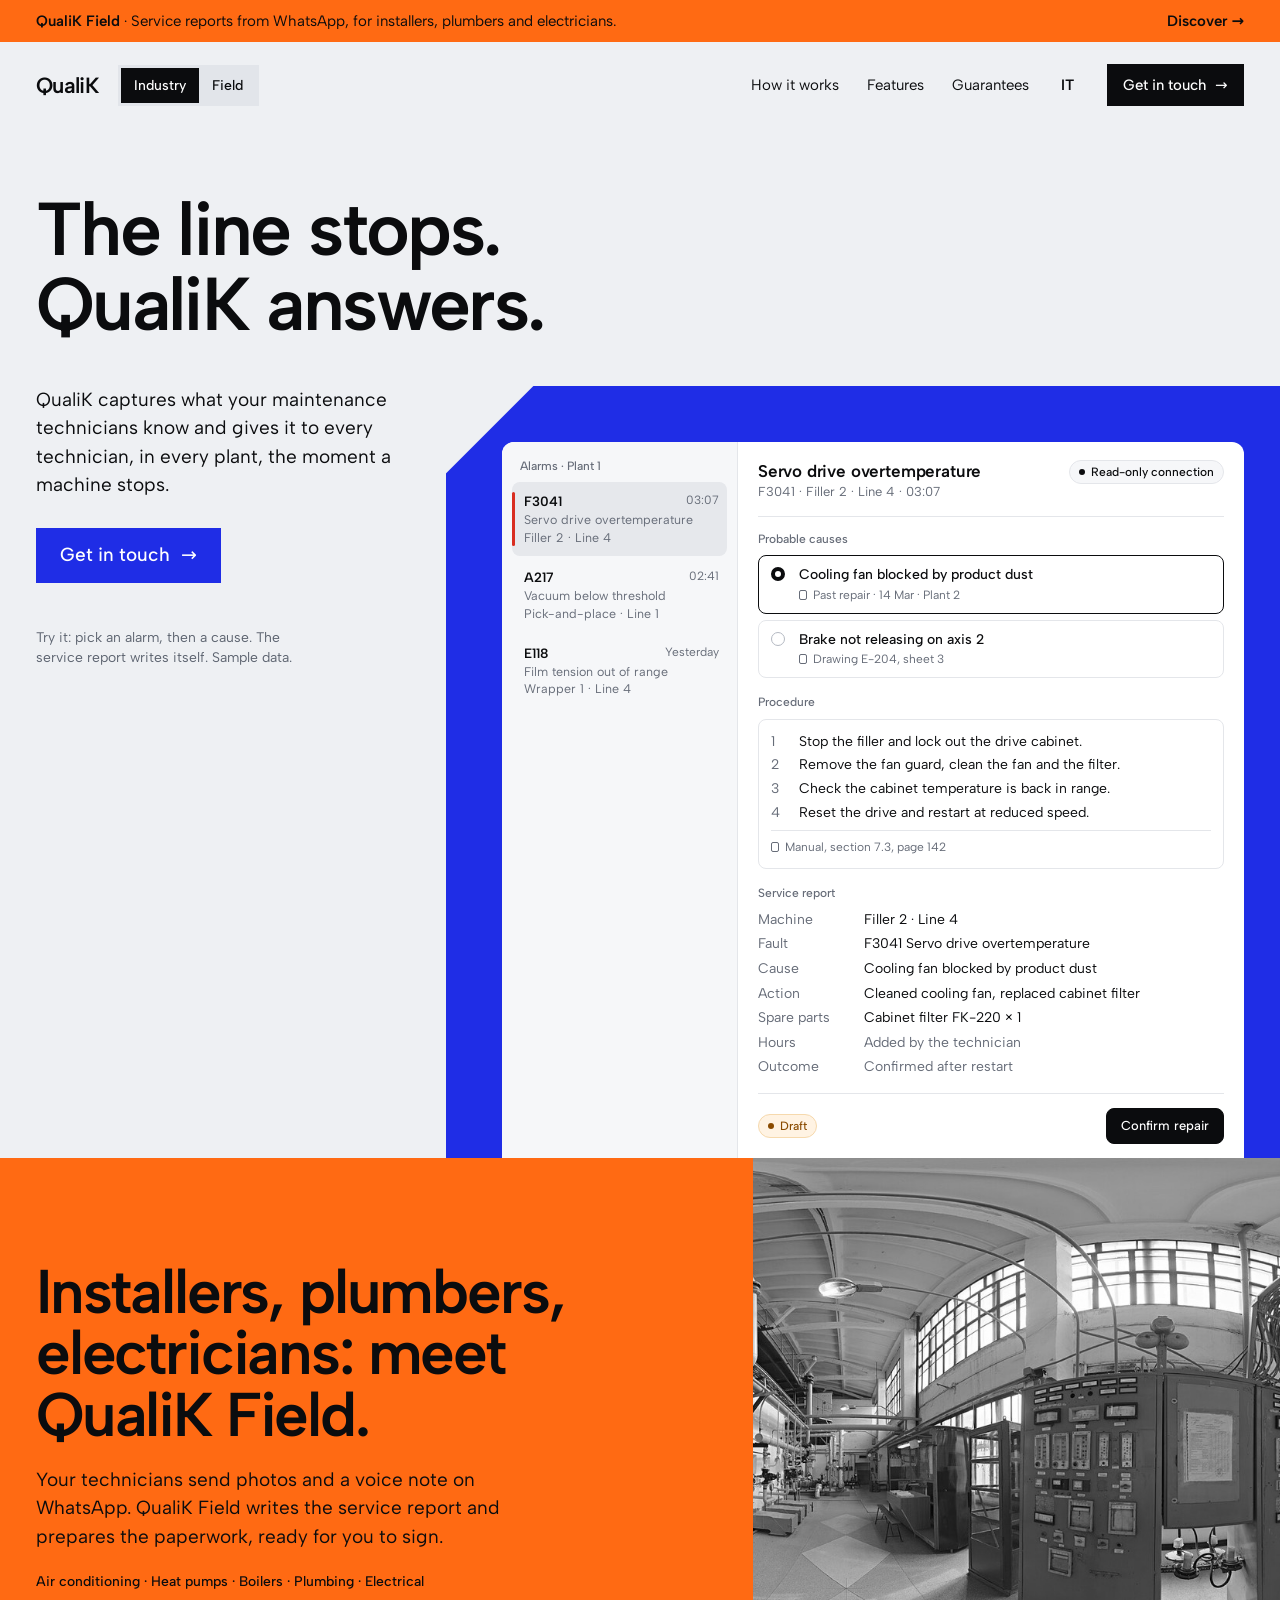
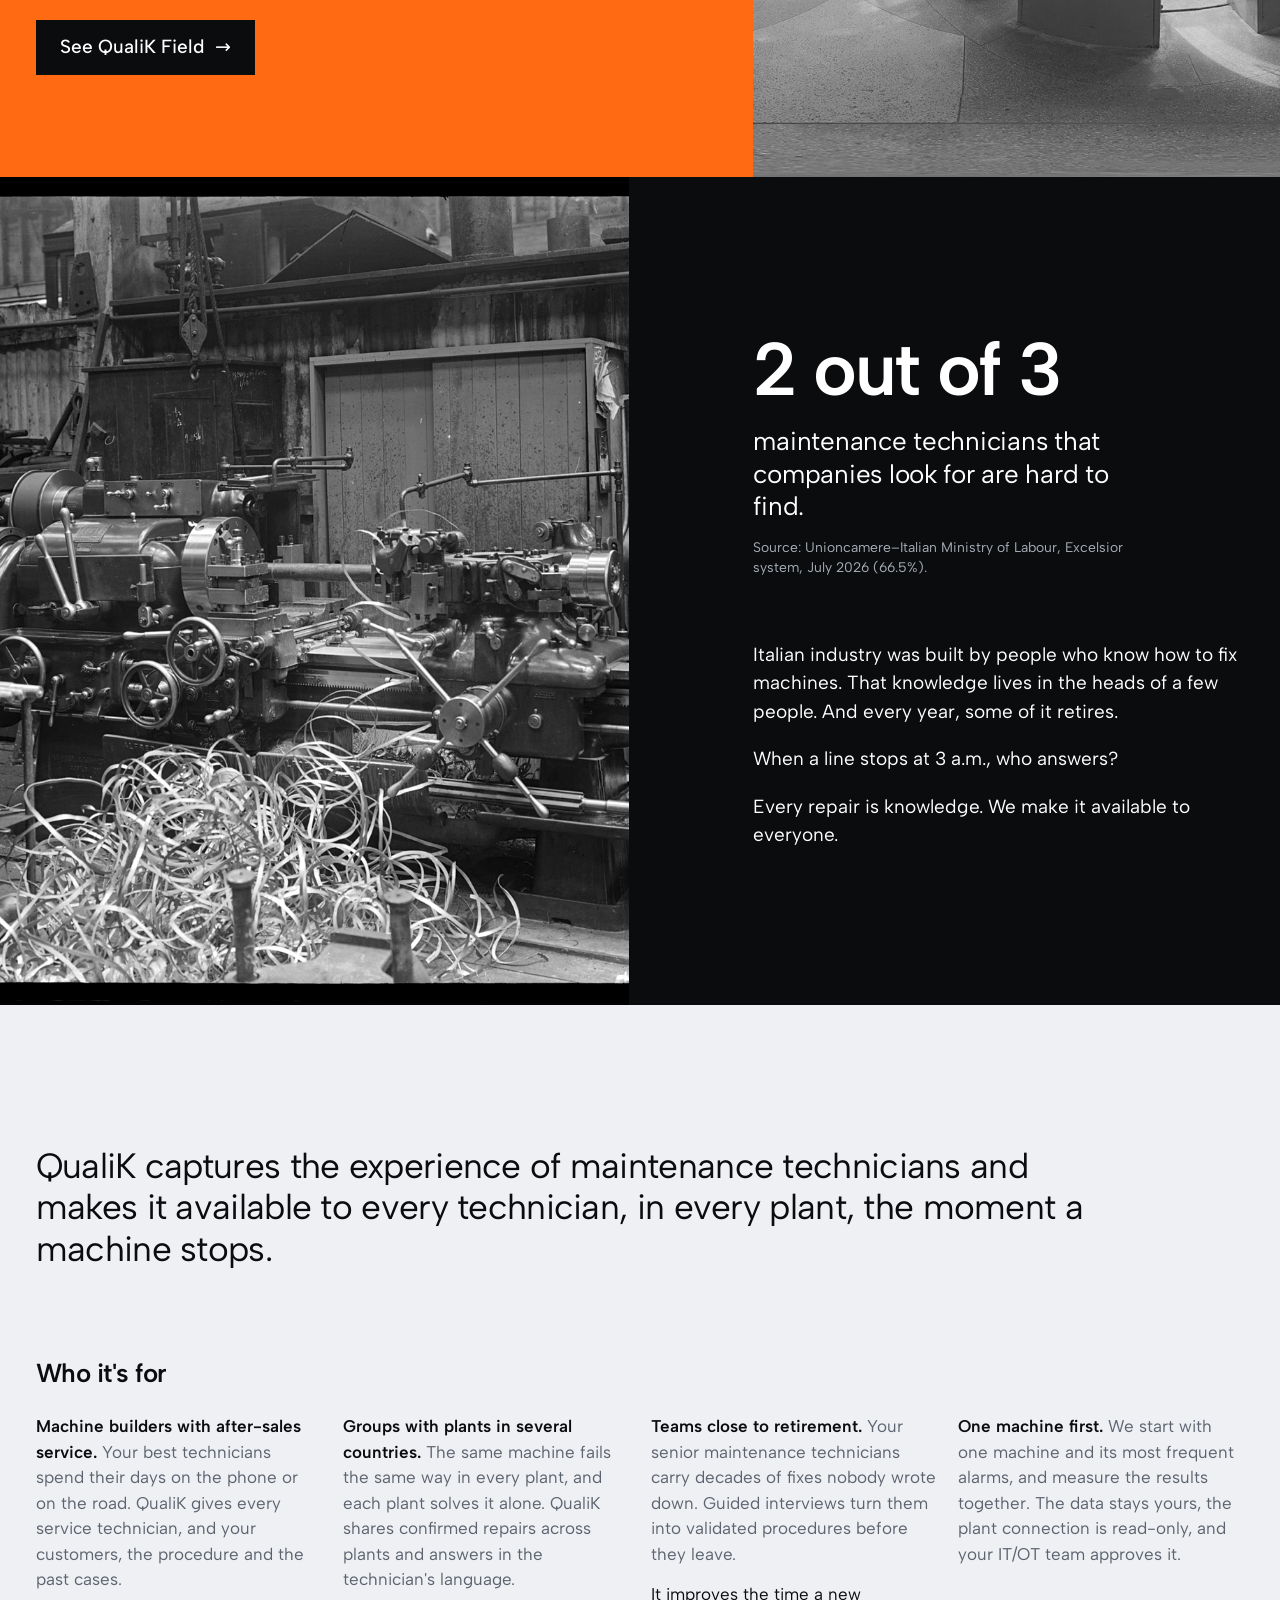
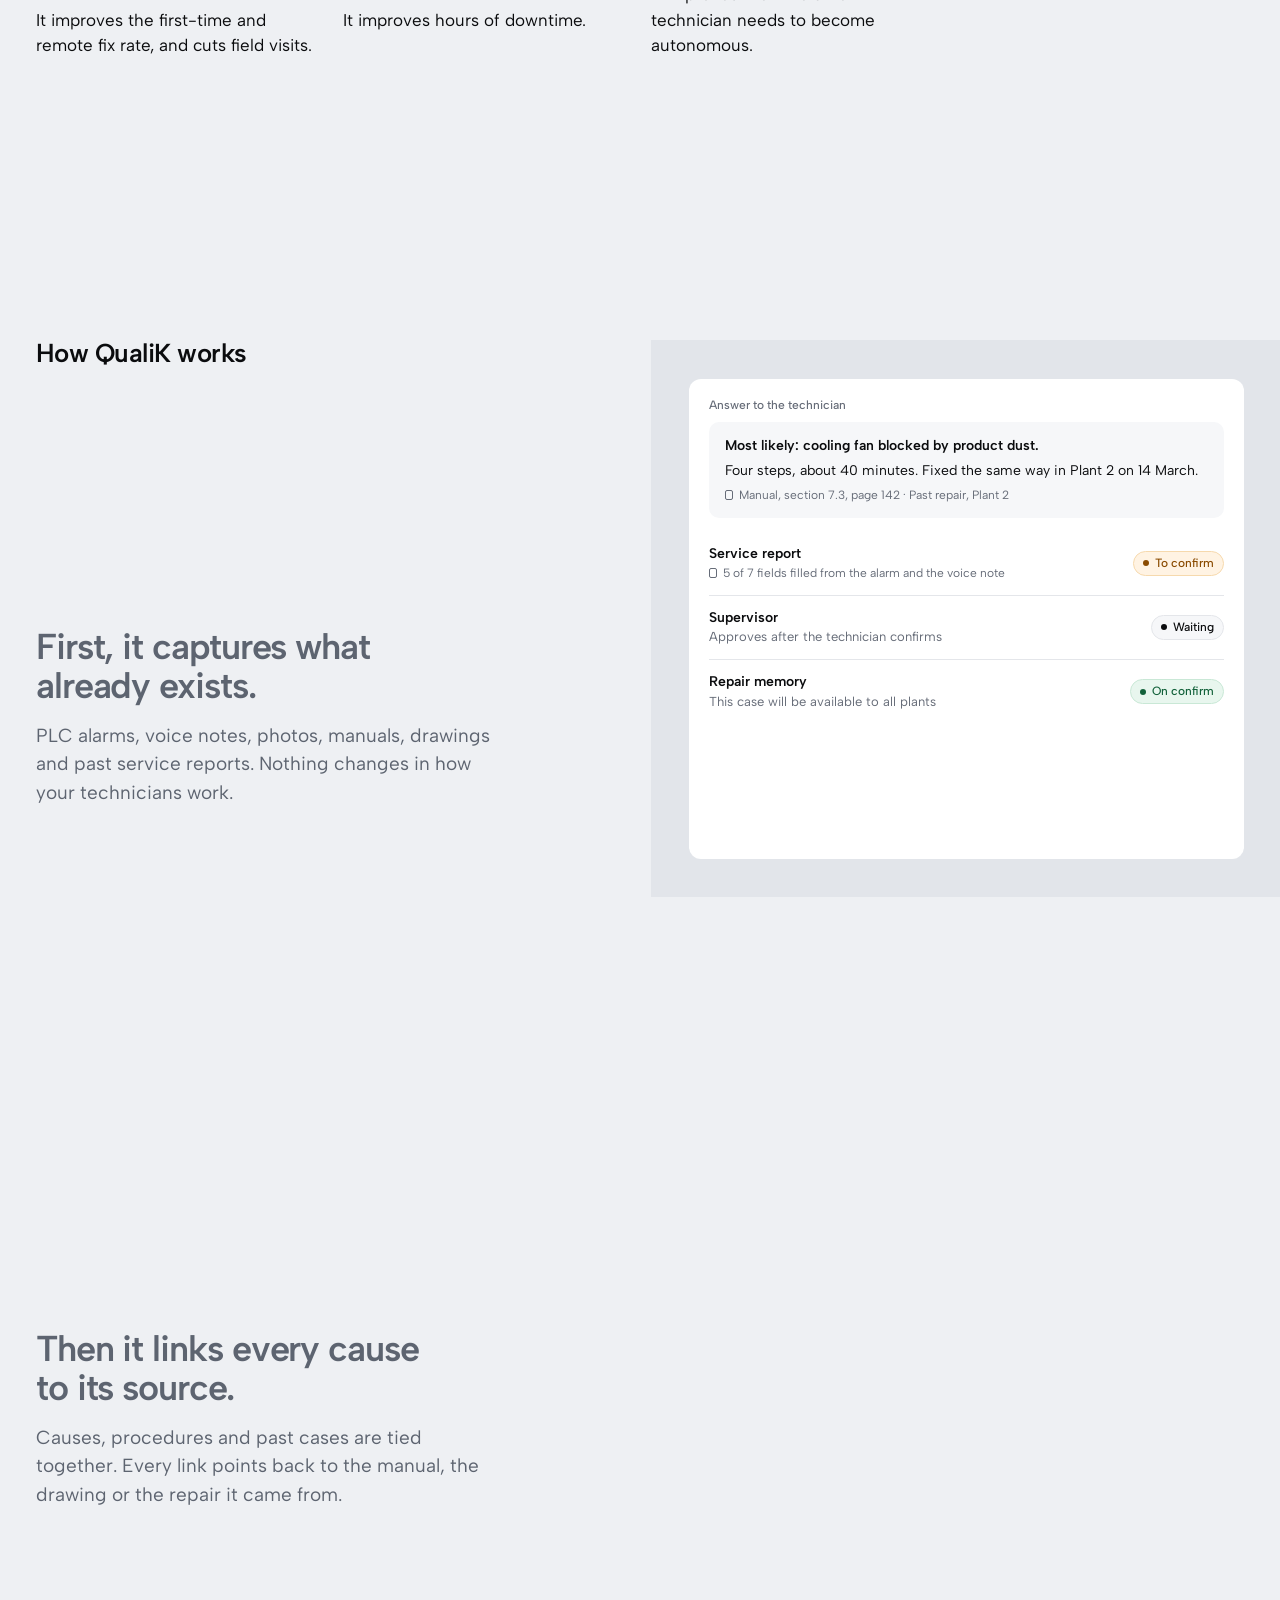
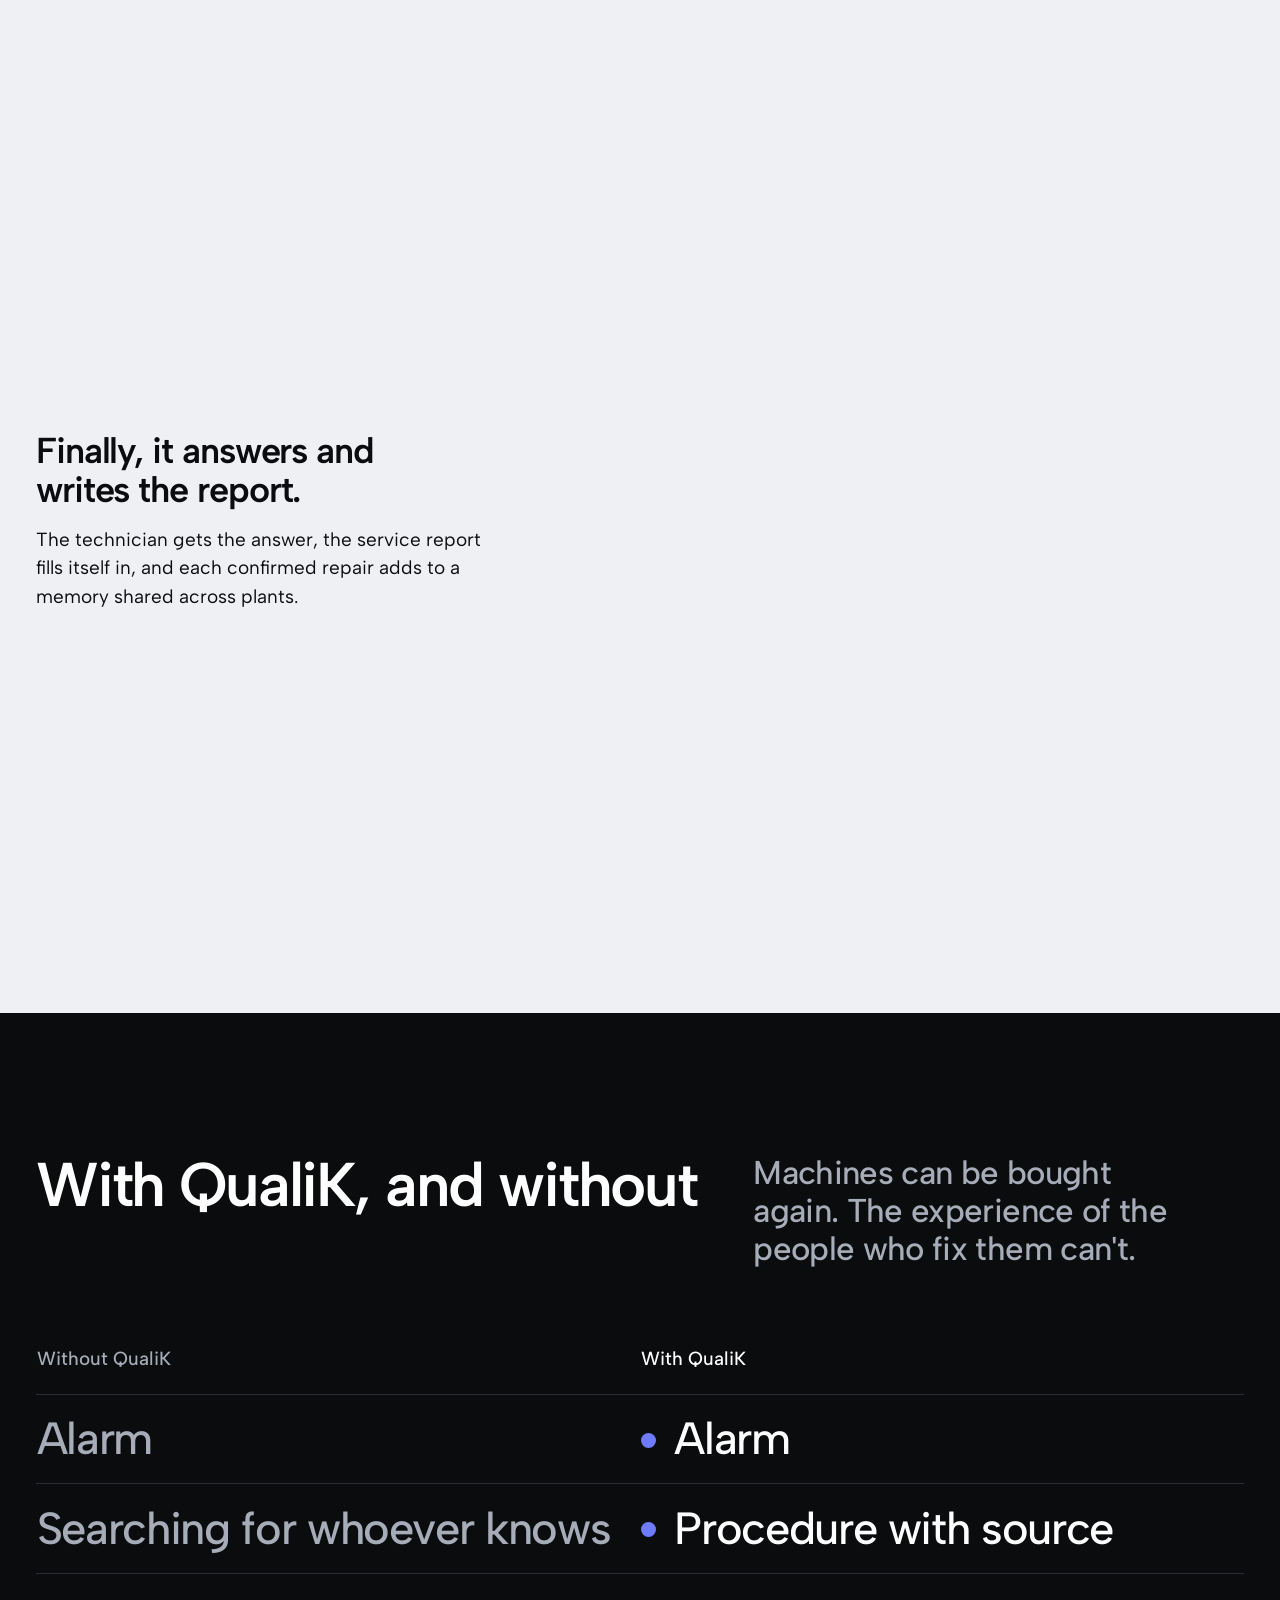
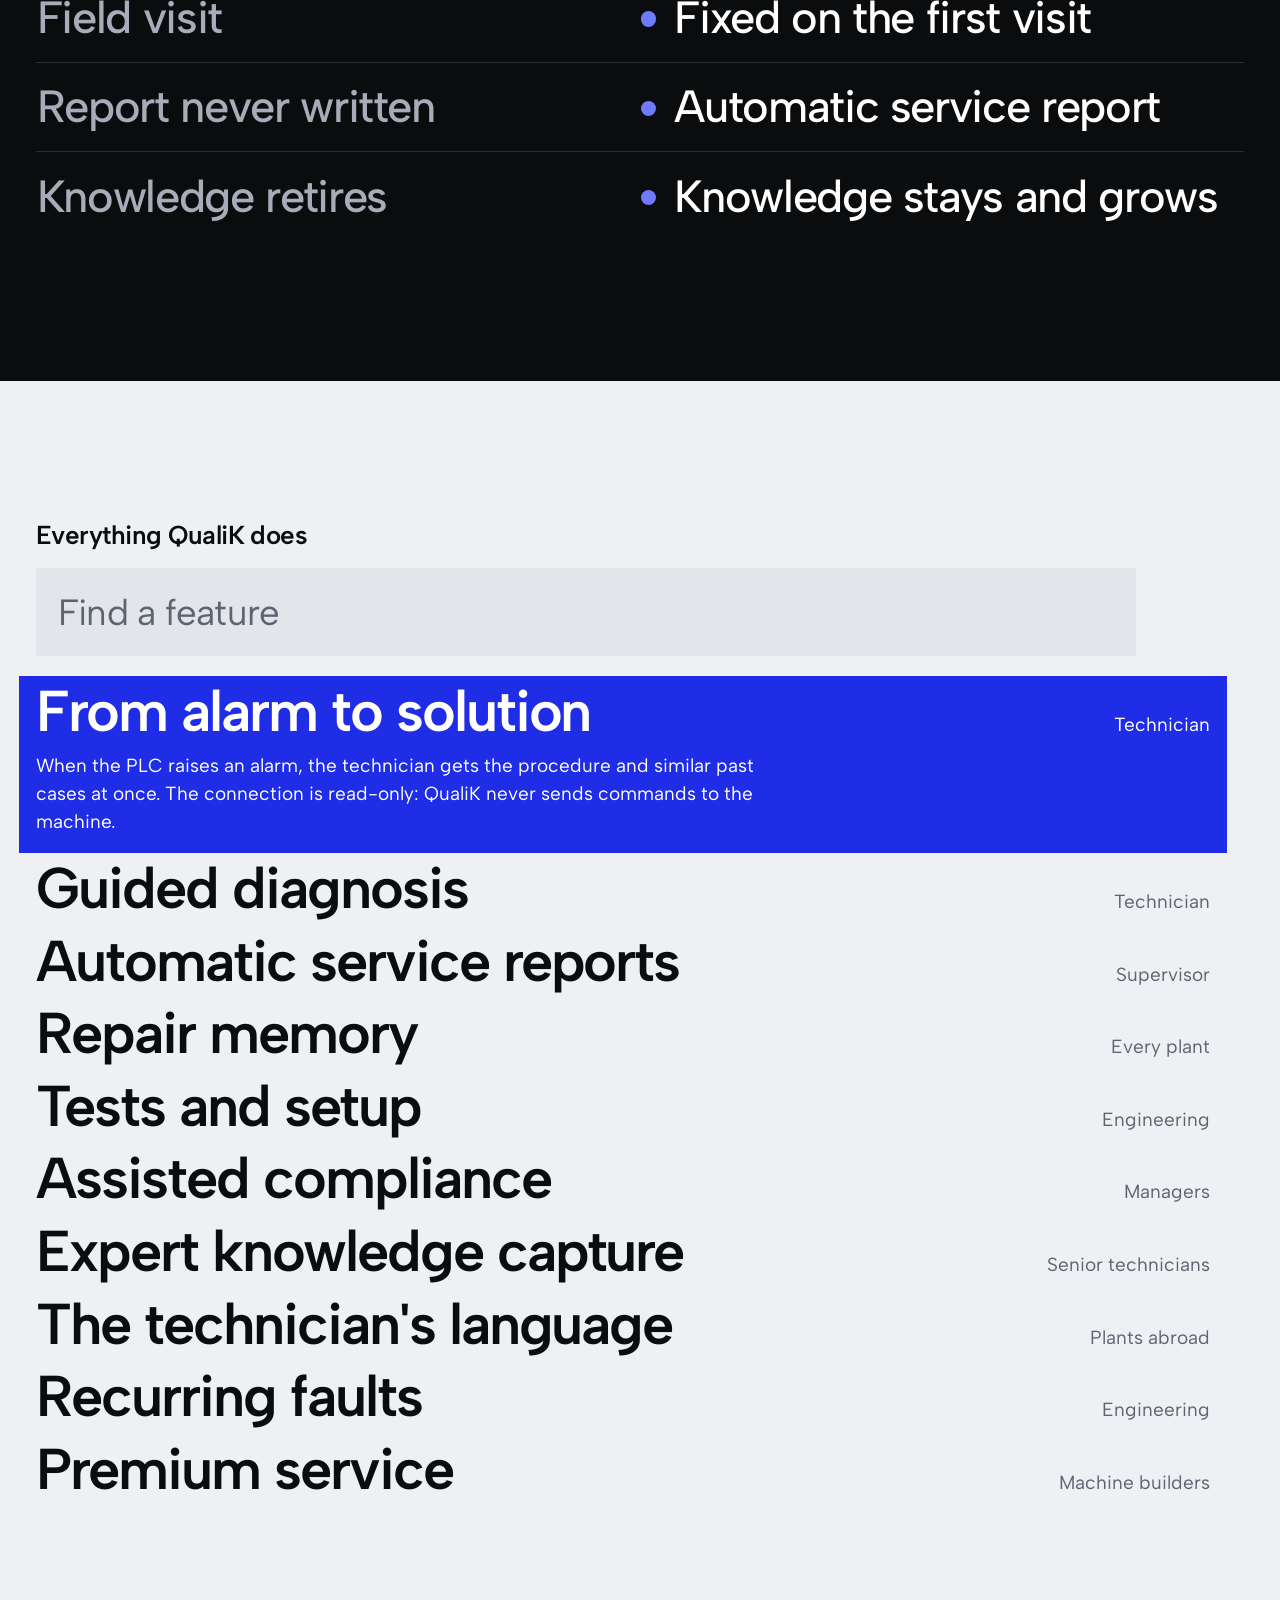
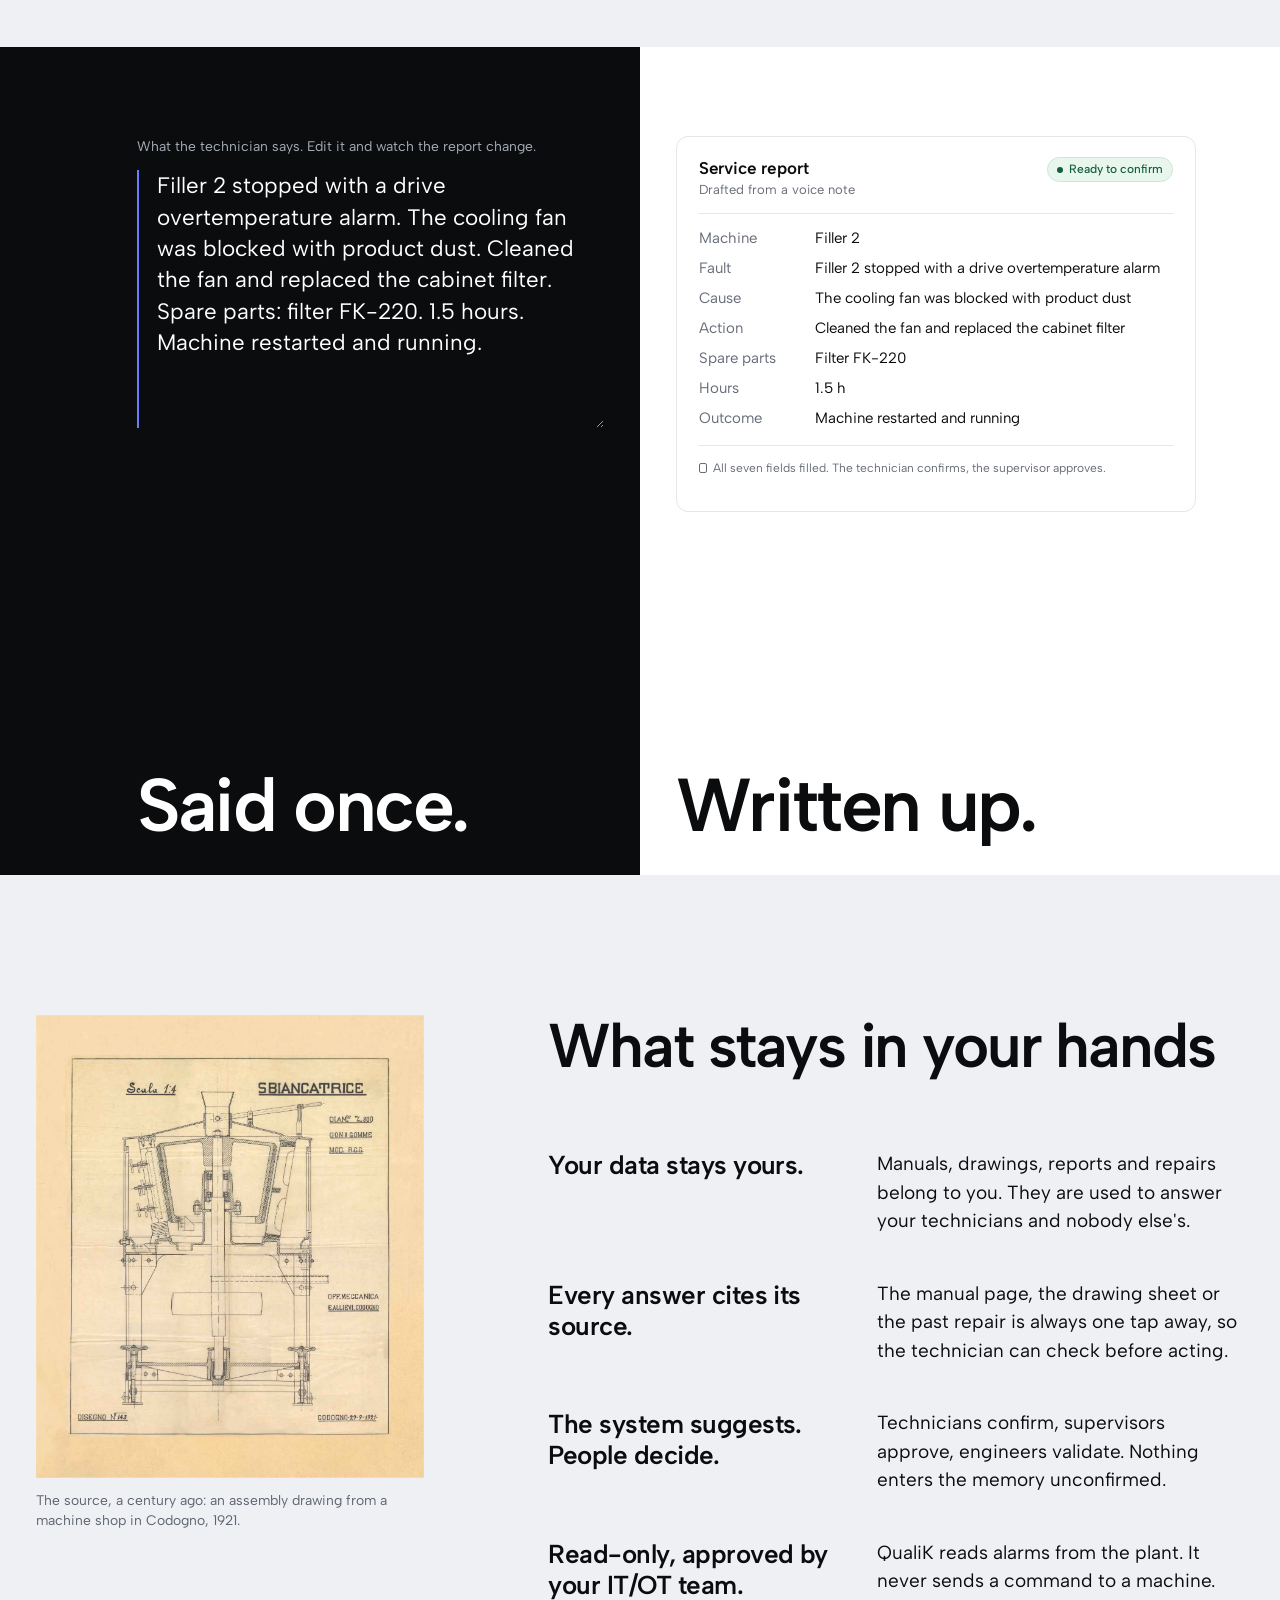
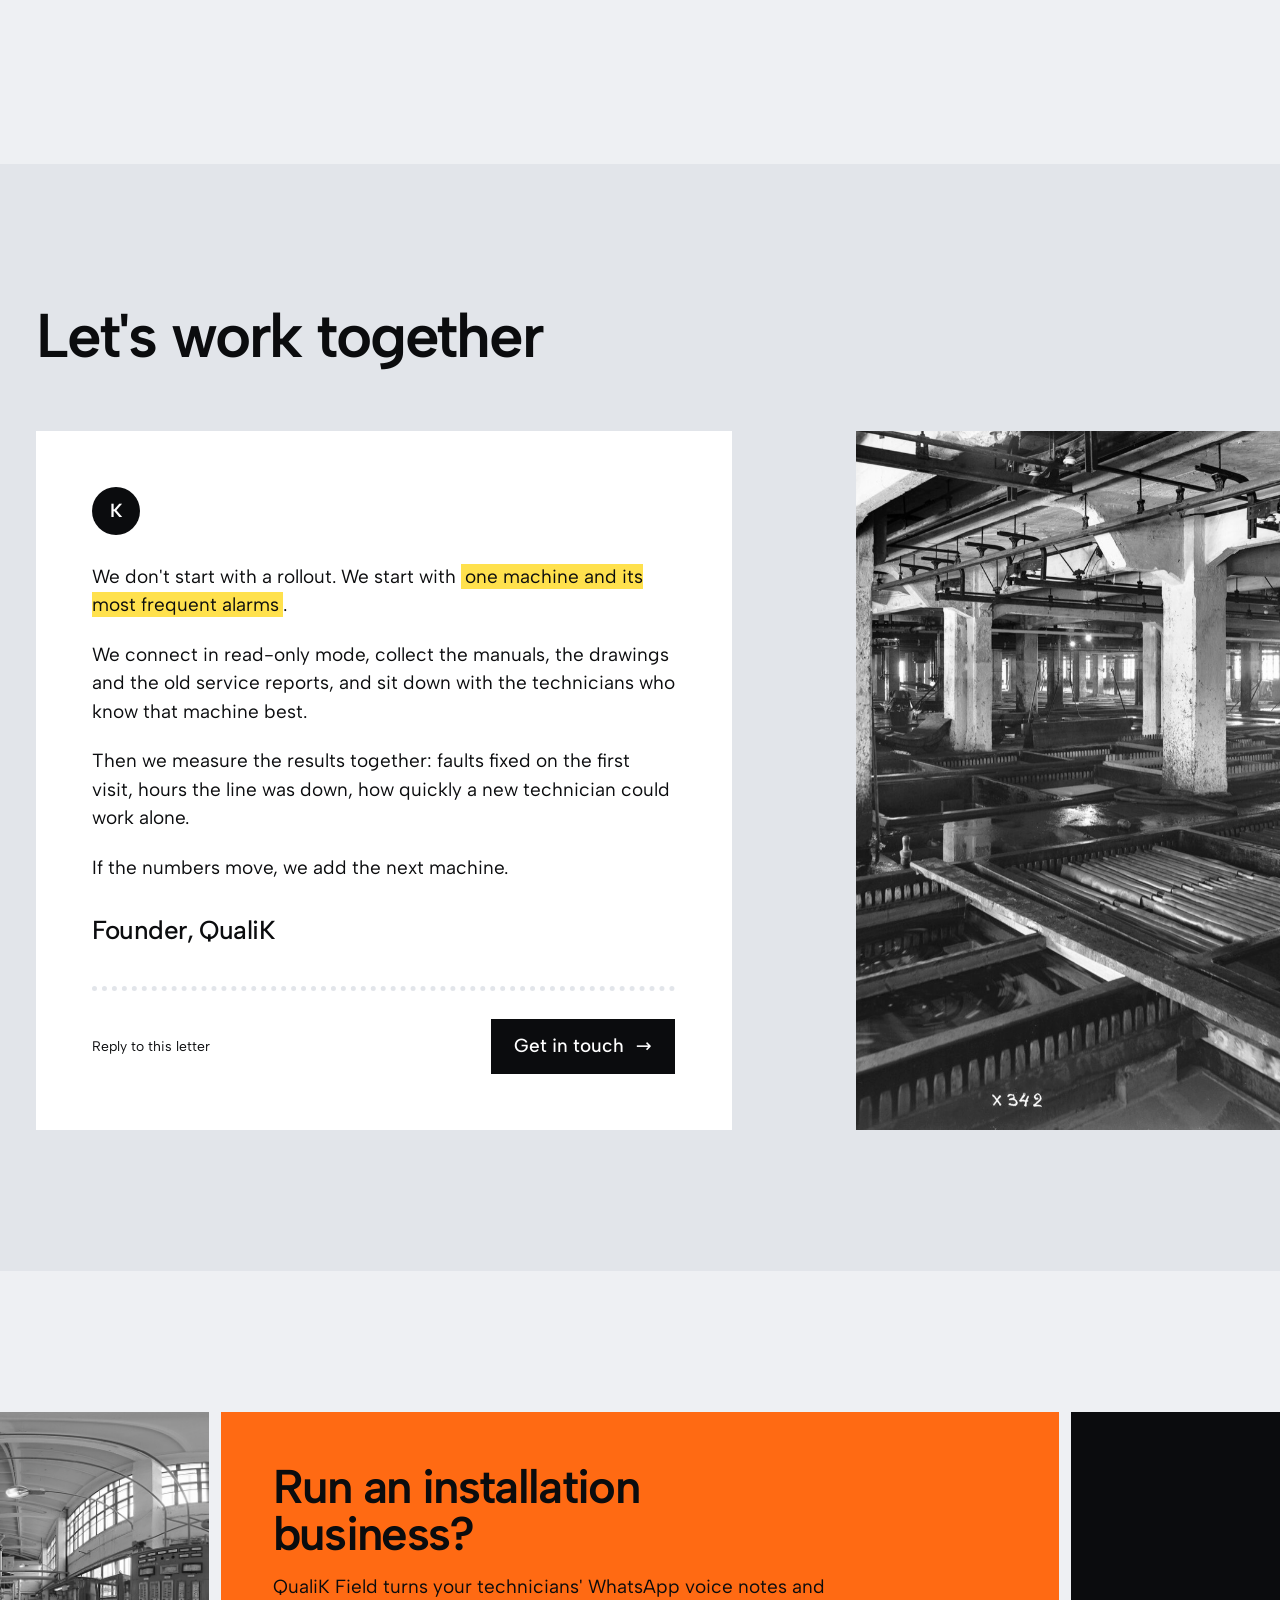
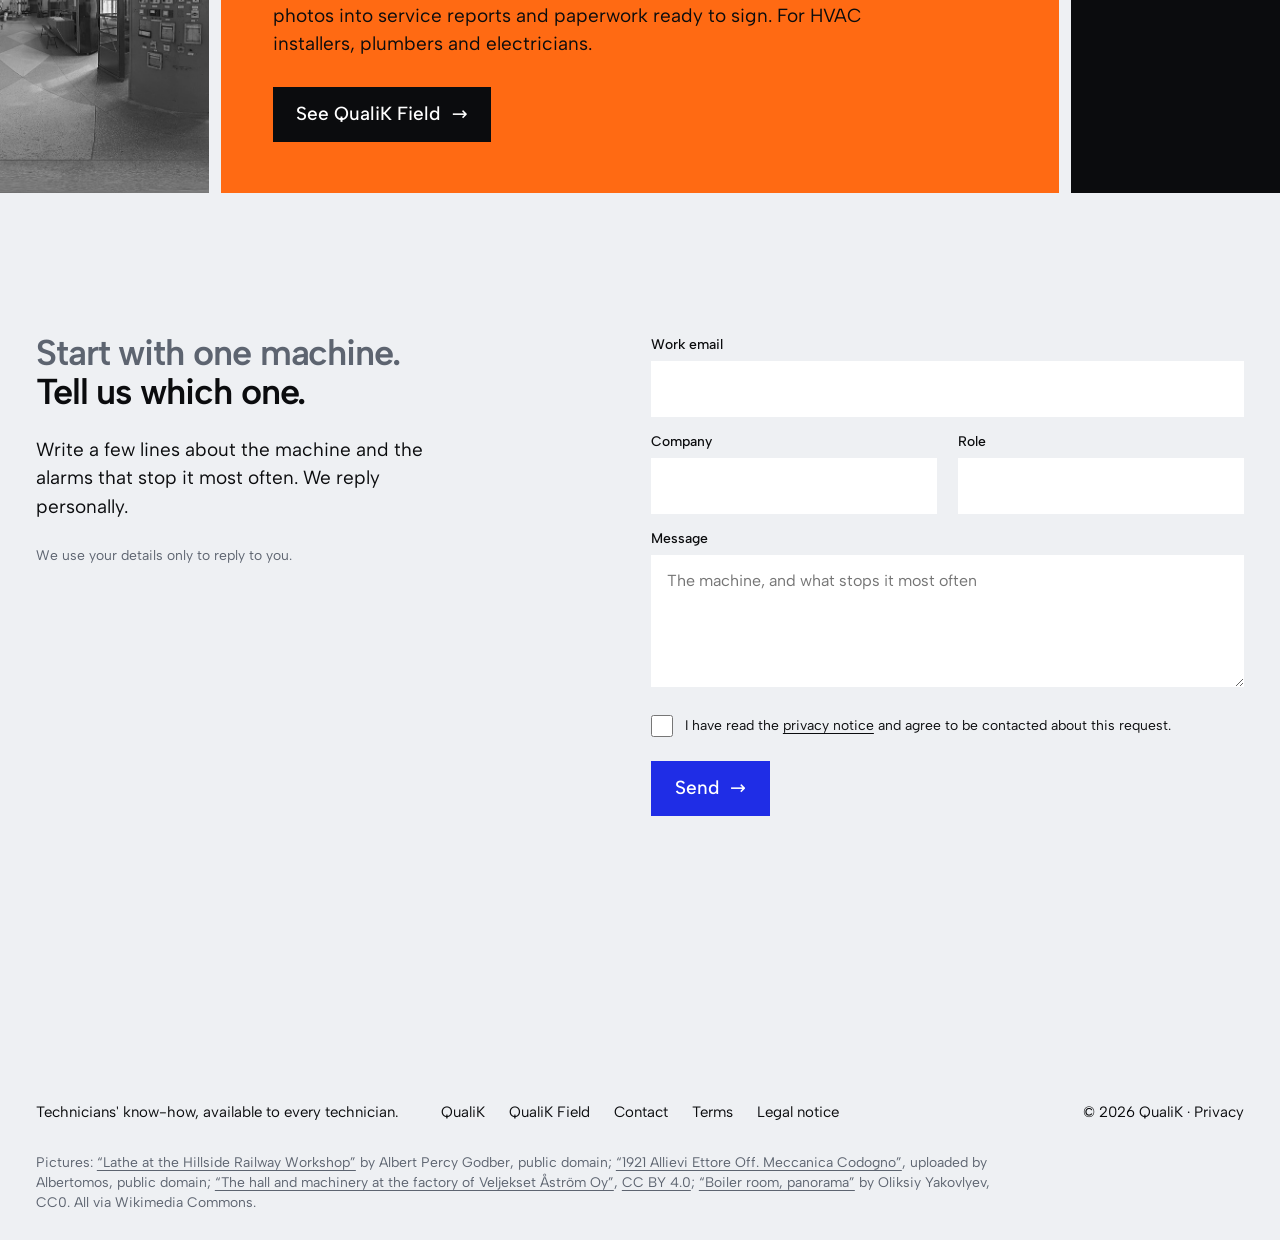
<file: index.html>
<!doctype html>
<html lang="en">
<head>
<meta charset="utf-8">
<meta name="viewport" content="width=device-width, initial-scale=1">
<title>QualiK — Maintenance know-how, available to every technician</title>
<meta name="description" content="QualiK captures what your maintenance technicians know and gives it to every technician, in every plant: from PLC alarm to procedure with its source, and a service report that fills itself in.">
<link rel="canonical" href="https://www.qualik.example/">
<link rel="alternate" hreflang="en" href="https://www.qualik.example/">
<link rel="alternate" hreflang="it" href="https://www.qualik.example/it/">
<link rel="alternate" hreflang="x-default" href="https://www.qualik.example/">
<meta property="og:type" content="website">
<meta property="og:site_name" content="QualiK">
<meta property="og:title" content="QualiK — The line stops. QualiK answers.">
<meta property="og:description" content="From alarm to procedure with its source. Service reports that fill themselves in. A repair memory shared across plants.">
<meta property="og:image" content="https://www.qualik.example/assets/og.jpg">
<meta name="twitter:card" content="summary_large_image">
<meta name="theme-color" content="#eef0f3">
<link rel="icon" href="data:image/svg+xml,%3Csvg xmlns='http://www.w3.org/2000/svg' viewBox='0 0 32 32'%3E%3Crect width='32' height='32' fill='%230b0c0e'/%3E%3Cpath d='M10 7h4v7.2L20.3 7h5l-6.8 7.6L25.8 25h-4.9l-5.2-7.6-1.7 1.9V25h-4z' fill='%23fff'/%3E%3C/svg%3E">
<link rel="preconnect" href="https://fonts.googleapis.com">
<link rel="preconnect" href="https://fonts.gstatic.com" crossorigin>
<link href="https://fonts.googleapis.com/css2?family=Albert+Sans:wght@400;500;600&display=swap" rel="stylesheet">
<link rel="stylesheet" href="css/site.css">
<script>document.documentElement.classList.add('js')</script>
<script type="application/ld+json">
{"@context":"https://schema.org","@graph":[
 {"@type":"Organization","@id":"https://www.qualik.example/#org","name":"QualiK","url":"https://www.qualik.example/","description":"QualiK turns what maintenance technicians know and do into usable knowledge and documents."},
 {"@type":"SoftwareApplication","name":"QualiK","applicationCategory":"BusinessApplication","operatingSystem":"Web","publisher":{"@id":"https://www.qualik.example/#org"},"description":"From PLC alarm to procedure with its source, automatic service reports and a repair memory shared across plants."}
]}
</script>
</head>
<body>

<a class="topbar" href="field.html"><span><b>QualiK Field</b><span class="long"> · Service reports from WhatsApp, for installers, plumbers and electricians.</span></span><span class="go">Discover <span class="arr" aria-hidden="true">→</span></span></a>

<header class="wrap">
  <nav class="nav" aria-label="Main">
    <div class="brand"><a class="wordmark" href="index.html" aria-label="QualiK home">QualiK</a><div class="switch" role="group" aria-label="Choose a product"><a href="index.html" aria-current="page">Industry</a><a href="field.html">Field</a></div></div>
    <ul>
      <li class="opt"><a href="#how">How it works</a></li>
      <li class="opt"><a href="#features">Features</a></li>
      <li class="opt"><a href="#guarantees">Guarantees</a></li>
      <li class="lang"><a href="it/index.html" hreflang="it" lang="it" aria-label="Versione italiana">IT</a></li>
      <li class="cta"><a class="btn" href="#contact">Get in touch <span class="arr" aria-hidden="true">→</span></a></li>
    </ul>
  </nav>
</header>

<main>

<!-- HERO: the product performs -->
<section class="hero">
  <div class="wrap grid">
    <h1 data-r>The line stops.<br>QualiK answers.</h1>
    <div class="hero-copy">
      <p data-r>QualiK captures what your maintenance technicians know and gives it to every technician, in every plant, the moment a machine stops.</p>
      <a class="btn btn-accent" href="#contact" data-r>Get in touch <span class="arr" aria-hidden="true">→</span></a>
      <p class="hint small muted" data-r>Try it: pick an alarm, then a cause. The service report writes itself. Sample data.</p>
    </div>

    <div class="stage" data-r>
      <div class="console" data-ui id="console">
        <div class="console-list" role="tablist" aria-label="Active alarms">
          <p class="ui-label">Alarms · Plant 1</p>
          <button class="alarm" role="tab" aria-selected="true" data-alarm="0"><b>F3041 <time>03:07</time></b><span>Servo drive overtemperature</span><span>Filler 2 · Line 4</span></button>
          <button class="alarm" role="tab" aria-selected="false" data-alarm="1"><b>A217 <time>02:41</time></b><span>Vacuum below threshold</span><span>Pick-and-place · Line 1</span></button>
          <button class="alarm" role="tab" aria-selected="false" data-alarm="2"><b>E118 <time>Yesterday</time></b><span>Film tension out of range</span><span>Wrapper 1 · Line 4</span></button>
        </div>
        <div class="console-detail" role="tabpanel" aria-live="polite">
          <div class="cd-head">
            <div>
              <p class="cd-title" id="c-title">Servo drive overtemperature</p>
              <p class="cd-meta" id="c-meta">F3041 · Filler 2 · Line 4 · 03:07</p>
            </div>
            <span class="pill"><i></i>Read-only connection</span>
          </div>
          <p class="ui-label" style="margin-top:0">Probable causes</p>
          <div id="c-causes">
            <button class="cause" aria-pressed="true" data-cause="0"><strong>Cooling fan blocked by product dust</strong><span class="src">Past repair · 14 Mar · Plant 2</span></button>
            <button class="cause" aria-pressed="false" data-cause="1"><strong>Brake not releasing on axis 2</strong><span class="src">Drawing E-204, sheet 3</span></button>
          </div>
          <p class="ui-label">Procedure</p>
          <ol class="proc" id="c-proc">
            <li>Stop the filler and lock out the drive cabinet.</li>
            <li>Remove the fan guard, clean the fan and the filter.</li>
            <li>Check the cabinet temperature is back in range.</li>
            <li>Reset the drive and restart at reduced speed.</li>
            <li class="src">Manual, section 7.3, page 142</li>
          </ol>
          <p class="ui-label">Service report</p>
          <dl class="report" id="c-report">
            <dt>Machine</dt><dd data-k="machine">Filler 2 · Line 4</dd>
            <dt>Fault</dt><dd data-k="fault">F3041 Servo drive overtemperature</dd>
            <dt>Cause</dt><dd data-k="cause">Cooling fan blocked by product dust</dd>
            <dt>Action</dt><dd data-k="action">Cleaned cooling fan, replaced cabinet filter</dd>
            <dt>Spare parts</dt><dd data-k="parts">Cabinet filter FK-220 × 1</dd>
            <dt>Hours</dt><dd data-k="hours" class="wait">Added by the technician</dd>
            <dt>Outcome</dt><dd data-k="outcome" class="wait">Confirmed after restart</dd>
          </dl>
          <div class="cd-foot">
            <span class="pill warn" id="c-status"><i></i>Draft</span>
            <button class="ui-btn" id="c-confirm">Confirm repair</button>
          </div>
        </div>
      </div>
    </div>
  </div>
</section>

<!-- QUALIK FIELD BAND -->
<section class="fieldband" aria-labelledby="fb-h">
  <div class="wrap grid">
    <div class="txt">
      <h2 id="fb-h" data-r>Installers, plumbers, electricians: meet QualiK Field.</h2>
      <p data-r>Your technicians send photos and a voice note on WhatsApp. QualiK Field writes the service report and prepares the paperwork, ready for you to sign.</p>
      <p class="trades-line small" data-r>Air conditioning · Heat pumps · Boilers · Plumbing · Electrical</p>
      <a class="btn" href="field.html" data-r>See QualiK Field <span class="arr" aria-hidden="true">→</span></a>
    </div>
    <figure class="pic" data-r>
      <img src="assets/boiler-room.jpg" width="1600" height="800" alt="A plant room with boilers, control cabinets and yellow pipework." loading="lazy" decoding="async" style="object-position:30% 50%">
    </figure>
  </div>
</section>

<!-- WHY: the one figure -->
<section class="why" aria-labelledby="why-h">
  <div class="wrap grid why-grid">
    <figure class="why-pic shutter drift" data-shutter>
      <img src="assets/lathe-hillside-workshop.jpg" width="1600" height="1185" alt="A heavy lathe in a 1920s workshop, metal swarf piled on the floor beside it." loading="lazy" decoding="async">
    </figure>
    <div class="why-text">
      <h2 id="why-h" data-r>2 out of 3</h2>
      <p class="lead" data-r>maintenance technicians that companies look for are hard to find.</p>
      <p class="small" data-r>Source: Unioncamere–Italian Ministry of Labour, Excelsior system, July 2026 (66.5%).</p>
      <div class="manifesto">
        <p data-r>Italian industry was built by people who know how to fix machines. That knowledge lives in the heads of a few people. And every year, some of it retires.</p>
        <p data-r>When a line stops at 3 a.m., who answers?</p>
        <p data-r>Every repair is knowledge. We make it available to everyone.</p>
      </div>
    </div>
  </div>
</section>

<!-- INTRO: lead line over four columns -->
<section class="intro" aria-labelledby="who-h">
  <div class="wrap grid">
    <p class="lead" data-r>QualiK captures the experience of maintenance technicians and makes it available to every technician, in every plant, the moment a machine stops.</p>
    <h2 id="who-h" data-r>Who it's for</h2>
    <p class="col" data-r><b>Machine builders with after-sales service.</b> Your best technicians spend their days on the phone or on the road. QualiK gives every service technician, and your customers, the procedure and the past cases. <span class="measure">It improves the first-time and remote fix rate, and cuts field visits.</span></p>
    <p class="col" data-r><b>Groups with plants in several countries.</b> The same machine fails the same way in every plant, and each plant solves it alone. QualiK shares confirmed repairs across plants and answers in the technician's language. <span class="measure">It improves hours of downtime.</span></p>
    <p class="col" data-r><b>Teams close to retirement.</b> Your senior maintenance technicians carry decades of fixes nobody wrote down. Guided interviews turn them into validated procedures before they leave. <span class="measure">It improves the time a new technician needs to become autonomous.</span></p>
    <p class="col" data-r><b>One machine first.</b> We start with one machine and its most frequent alarms, and measure the results together. The data stays yours, the plant connection is read-only, and your IT/OT team approves it.</p>
  </div>
</section>

<!-- HOW: pinned fragment, changing state -->
<section class="how" id="how" aria-labelledby="how-h">
  <div class="wrap grid">
    <h2 id="how-h">How QualiK works</h2>
    <div class="how-steps">
      <div class="how-step on" data-step="1">
        <p>First, it captures what already exists.</p>
        <p>PLC alarms, voice notes, photos, manuals, drawings and past service reports. Nothing changes in how your technicians work.</p>
      </div>
      <div class="how-step" data-step="2">
        <p>Then it links every cause to its source.</p>
        <p>Causes, procedures and past cases are tied together. Every link points back to the manual, the drawing or the repair it came from.</p>
      </div>
      <div class="how-step" data-step="3">
        <p>Finally, it answers and writes the report.</p>
        <p>The technician gets the answer, the service report fills itself in, and each confirmed repair adds to a memory shared across plants.</p>
      </div>
    </div>
    <div class="how-stage">
      <div class="how-frag" data-ui data-state="1" aria-hidden="true">
        <div class="how-state s1">
          <p class="ui-label">Captured today · Filler 2</p>
          <div class="cap-row"><span class="kind">PLC</span><div><b>Alarm F3041</b><span class="sub">Servo drive overtemperature</span></div><time>03:07</time></div>
          <div class="cap-row"><span class="kind">Voice</span><div><b><span class="wave" data-n="18"></span>0:42</b><span class="sub">“The fan was full of dust…”</span></div><time>03:31</time></div>
          <div class="cap-row"><span class="kind">Photos</span><div><b>2 photos</b><span class="sub">Drive cabinet, fan guard</span></div><time>03:33</time></div>
          <div class="cap-row"><span class="kind">Manual</span><div><b>Filler series, maintenance manual</b><span class="sub">312 pages, indexed</span></div><time>On file</time></div>
          <div class="cap-row"><span class="kind">Drawing</span><div><b>E-204 Drive cabinet</b><span class="sub">6 sheets</span></div><time>On file</time></div>
          <div class="cap-row"><span class="kind">Report</span><div><b>Service report, Plant 2</b><span class="sub">Same alarm, confirmed</span></div><time>14 Mar</time></div>
        </div>
        <div class="how-state s2">
          <p class="ui-label">Linked knowledge</p>
          <div class="graph">
            <svg viewBox="0 0 100 100" preserveAspectRatio="none">
              <line pathLength="100" x1="50" y1="50" x2="20" y2="13"/>
              <line pathLength="100" x1="50" y1="50" x2="79" y2="14"/>
              <line pathLength="100" x1="50" y1="50" x2="21" y2="87"/>
              <line pathLength="100" x1="50" y1="50" x2="79" y2="87"/>
            </svg>
            <div class="node core" style="left:50%;top:50%"><small>Cause</small>Cooling fan blocked</div>
            <div class="node" style="left:20%;top:13%"><small>Alarm</small>F3041 overtemperature</div>
            <div class="node" style="left:79%;top:14%"><small>Procedure</small>Clean fan and filter</div>
            <div class="node" style="left:21%;top:87%"><small>Past repair</small>14 Mar · Plant 2</div>
            <div class="node" style="left:79%;top:87%"><small>Manual</small>Section 7.3, page 142</div>
          </div>
        </div>
        <div class="how-state s3">
          <p class="ui-label">Answer to the technician</p>
          <div class="answer">
            <p><b>Most likely: cooling fan blocked by product dust.</b></p>
            <p>Four steps, about 40 minutes. Fixed the same way in Plant 2 on 14 March.</p>
            <p class="src">Manual, section 7.3, page 142 · Past repair, Plant 2</p>
          </div>
          <div style="margin-top:14px">
            <div class="rowline"><span><b>Service report</b><br><span class="src" style="margin:0">5 of 7 fields filled from the alarm and the voice note</span></span><span class="pill warn"><i></i>To confirm</span></div>
            <div class="rowline"><span><b>Supervisor</b><br><span style="font-size:13px;color:var(--ui-muted)">Approves after the technician confirms</span></span><span class="pill"><i></i>Waiting</span></div>
            <div class="rowline"><span><b>Repair memory</b><br><span style="font-size:13px;color:var(--ui-muted)">This case will be available to all plants</span></span><span class="pill ok"><i></i>On confirm</span></div>
          </div>
        </div>
      </div>
    </div>
  </div>
</section>

<!-- WITH AND WITHOUT -->
<section class="versus" aria-labelledby="vs-h">
  <div class="wrap grid">
    <h2 id="vs-h" data-r>With QualiK, and without</h2>
    <p class="statement" data-r>Machines can be bought again. The experience of the people who fix them can't.</p>
    <table>
      <thead><tr><th scope="col">Without QualiK</th><th scope="col">With QualiK</th></tr></thead>
      <tbody>
        <tr data-r><td>Alarm</td><td>Alarm</td></tr>
        <tr data-r><td>Searching for whoever knows</td><td>Procedure with source</td></tr>
        <tr data-r><td>Field visit</td><td>Fixed on the first visit</td></tr>
        <tr data-r><td>Report never written</td><td>Automatic service report</td></tr>
        <tr data-r><td>Knowledge retires</td><td>Knowledge stays and grows</td></tr>
      </tbody>
    </table>
  </div>
</section>

<!-- FEATURES: the command list -->
<section class="features" id="features" aria-labelledby="feat-h">
  <div class="wrap">
    <h2 id="feat-h" data-r>Everything QualiK does</h2>
    <div class="cmd" data-ui id="cmd">
      <label class="sr" for="cmd-q">Find a feature</label>
      <input id="cmd-q" type="search" placeholder="Find a feature" autocomplete="off" data-r>
      <ul>
        <li><button class="cmd-row" aria-current="true"><span>From alarm to solution</span><span class="who">Technician</span><span class="more">When the PLC raises an alarm, the technician gets the procedure and similar past cases at once. The connection is read-only: QualiK never sends commands to the machine.</span></button></li>
        <li><button class="cmd-row"><span>Guided diagnosis</span><span class="who">Technician</span><span class="more">Describe the fault in your own words and get the probable causes, each with its source. It also covers remote support between plants and to customers.</span></button></li>
        <li><button class="cmd-row"><span>Automatic service reports</span><span class="who">Supervisor</span><span class="more">From a voice note, photos or the alarm itself, the report fills itself in: machine, fault, cause, action, spare parts, hours, outcome. The technician confirms, the supervisor approves.</span></button></li>
        <li><button class="cmd-row"><span>Repair memory</span><span class="who">Every plant</span><span class="more">Every confirmed report improves the next answers, for every technician in every plant.</span></button></li>
        <li><button class="cmd-row"><span>Tests and setup</span><span class="who">Engineering</span><span class="more">Parameters are saved and linked to the results they produced. Your engineers validate them.</span></button></li>
        <li><button class="cmd-row"><span>Assisted compliance</span><span class="who">Managers</span><span class="more">Compliance and technical documentation is prepared by QualiK, then reviewed and signed by your own managers.</span></button></li>
        <li><button class="cmd-row"><span>Expert knowledge capture</span><span class="who">Senior technicians</span><span class="more">Guided interviews with senior technicians are turned into validated procedures, before that experience retires.</span></button></li>
        <li><button class="cmd-row"><span>The technician's language</span><span class="who">Plants abroad</span><span class="more">Answers arrive in the language of the technician who asks, whatever language the manual was written in.</span></button></li>
        <li><button class="cmd-row"><span>Recurring faults</span><span class="who">Engineering</span><span class="more">Faults that keep coming back are flagged to engineering, with the cases behind them.</span></button></li>
        <li><button class="cmd-row"><span>Premium service</span><span class="who">Machine builders</span><span class="more">Machine builders can offer QualiK to their own customers as a service on the machines they sell.</span></button></li>
      </ul>
      <p class="none" hidden>No feature matches. Try “report”, “alarm” or “language”.</p>
    </div>
  </div>
</section>

<!-- SHOWCASE: input half, output half -->
<section class="split" aria-labelledby="split-h">
  <h2 class="sr" id="split-h">Said once. Written up.</h2>
  <div class="in-half">
    <div>
      <label for="note" class="small">What the technician says. Edit it and watch the report change.</label>
      <textarea id="note" spellcheck="false">Filler 2 stopped with a drive overtemperature alarm. The cooling fan was blocked with product dust. Cleaned the fan and replaced the cabinet filter. Spare parts: filter FK-220. 1.5 hours. Machine restarted and running.</textarea>
    </div>
    <span class="half-head" aria-hidden="true">Said once.</span>
  </div>
  <div class="out-half">
    <div class="sheet-report" data-ui>
      <div class="cd-head">
        <div><p class="cd-title">Service report</p><p class="cd-meta">Drafted from a voice note</p></div>
        <span class="pill warn" id="n-status"><i></i>Draft</span>
      </div>
      <dl class="report" id="n-report" aria-live="polite">
        <dt>Machine</dt><dd data-k="machine">Filler 2</dd>
        <dt>Fault</dt><dd data-k="fault">Filler 2 stopped with a drive overtemperature alarm</dd>
        <dt>Cause</dt><dd data-k="cause">The cooling fan was blocked with product dust</dd>
        <dt>Action</dt><dd data-k="action">Cleaned the fan and replaced the cabinet filter</dd>
        <dt>Spare parts</dt><dd data-k="parts">Filter FK-220</dd>
        <dt>Hours</dt><dd data-k="hours">1.5 h</dd>
        <dt>Outcome</dt><dd data-k="outcome">Machine restarted and running</dd>
      </dl>
      <div class="cd-foot"><span class="src" id="n-note">All seven fields filled. The technician confirms, the supervisor approves.</span></div>
    </div>
    <span class="half-head" aria-hidden="true">Written up.</span>
  </div>
</section>

<!-- GUARANTEES -->
<section class="guarantees" id="guarantees" aria-labelledby="g-h">
  <div class="wrap grid">
    <figure data-r>
      <img src="assets/codogno-1921.jpg" width="1273" height="1517" alt="1921 assembly drawing of a rice-whitening machine, signed by a machine shop in Codogno, Italy." loading="lazy" decoding="async">
      <figcaption class="small">The source, a century ago: an assembly drawing from a machine shop in Codogno, 1921.</figcaption>
    </figure>
    <div class="g-body">
      <h2 id="g-h" data-r>What stays in your hands</h2>
      <ul>
        <li data-r><b>Your data stays yours.</b><span>Manuals, drawings, reports and repairs belong to you. They are used to answer your technicians and nobody else's.</span></li>
        <li data-r><b>Every answer cites its source.</b><span>The manual page, the drawing sheet or the past repair is always one tap away, so the technician can check before acting.</span></li>
        <li data-r><b>The system suggests. People decide.</b><span>Technicians confirm, supervisors approve, engineers validate. Nothing enters the memory unconfirmed.</span></li>
        <li data-r><b>Read-only, approved by your IT/OT team.</b><span>QualiK reads alarms from the plant. It never sends a command to a machine.</span></li>
      </ul>
    </div>
  </div>
</section>

<!-- LETTER: partnership -->
<section class="letter" aria-labelledby="l-h">
  <div class="wrap grid">
    <h2 id="l-h" data-r>Let's work together</h2>
    <div class="sheet" data-r>
      <div class="portrait" role="img" aria-label="Portrait placeholder">K</div>
      <p>We don't start with a rollout. We start with <mark>one machine and its most frequent alarms</mark>.</p>
      <p>We connect in read-only mode, collect the manuals, the drawings and the old service reports, and sit down with the technicians who know that machine best.</p>
      <p>Then we measure the results together: faults fixed on the first visit, hours the line was down, how quickly a new technician could work alone.</p>
      <p>If the numbers move, we add the next machine.</p>
      <p class="sign">Founder, QualiK</p>
      <div class="tear">
        <span class="small">Reply to this letter</span>
        <a class="btn" href="#contact">Get in touch <span class="arr" aria-hidden="true">→</span></a>
      </div>
    </div>
    <figure class="pic" data-r>
      <img src="assets/factory-hall-1934.jpg" width="1600" height="1133" alt="An empty factory hall in 1934, daylight falling across rows of machinery." loading="lazy" decoding="async">
    </figure>
  </div>
</section>

<!-- THE OTHER PRODUCT -->
<section class="tiles" aria-labelledby="t-h">
  <div class="wrap">
    <div class="row">
      <div class="tile pic" aria-hidden="true"><img src="assets/boiler-room.jpg" width="1600" height="800" alt="" loading="lazy" decoding="async" style="object-position:30% 50%"></div>
      <div class="tile main" data-r>
        <h2 id="t-h">Run an installation business?</h2>
        <p>QualiK Field turns your technicians' WhatsApp voice notes and photos into service reports and paperwork ready to sign. For HVAC installers, plumbers and electricians.</p>
        <a class="btn" href="field.html">See QualiK Field <span class="arr" aria-hidden="true">→</span></a>
      </div>
      <div class="tile flat" aria-hidden="true"></div>
    </div>
  </div>
</section>

<!-- CONTACT -->
<section class="contact" id="contact" aria-labelledby="c-h">
  <div class="wrap grid">
    <div class="prompt">
      <h2 id="c-h" data-r><span>Start with one machine.</span><span>Tell us which one.</span></h2>
      <p data-r>Write a few lines about the machine and the alarms that stop it most often. We reply personally.</p>
      <p class="small muted" data-r>We use your details only to reply to you.</p>
    </div>
    <form action="#" method="post" data-endpoint="NEXT_PUBLIC_FORM_ENDPOINT_QUALIK" novalidate>
      <input type="hidden" name="product" value="qualik">
      <label class="f wide"><span>Work email</span><input name="email" type="email" autocomplete="email" required></label>
      <label class="f"><span>Company</span><input name="company" autocomplete="organization" required></label>
      <label class="f"><span>Role</span><input name="role" autocomplete="organization-title"></label>
      <label class="f wide"><span>Message</span><textarea name="message" placeholder="The machine, and what stops it most often"></textarea></label>
      <label class="consent"><input type="checkbox" name="privacy" required><span>I have read the <a href="privacy.html">privacy notice</a> and agree to be contacted about this request.</span></label>
      <div class="send">
        <button class="btn btn-accent" type="submit">Send <span class="arr" aria-hidden="true">→</span></button>
        <p class="done small" role="status" hidden></p>
      </div>
    </form>
  </div>
</section>

</main>

<footer class="wrap">
  <div class="line">
    <p>Technicians' know-how, available to every technician.</p>
    <ul>
      <li><a href="index.html">QualiK</a></li>
      <li><a href="field.html">QualiK Field</a></li>
      <li><a href="#contact">Contact</a></li>
      <li><a href="privacy.html#terms">Terms</a></li>
      <li><a href="privacy.html#legal">Legal notice</a></li>
    </ul>
    <p>© 2026 QualiK · <a href="privacy.html">Privacy</a></p>
  </div>
  <p class="credits small">Pictures: <a href="https://commons.wikimedia.org/wiki/File:Lathe_at_the_Hillside_Railway_Workshop_ATLIB_224446.png">“Lathe at the Hillside Railway Workshop”</a> by Albert Percy Godber, public domain; <a href="https://commons.wikimedia.org/wiki/File:1921-Allievi-Ettore-Off-Meccanica-Codogno.jpg">“1921 Allievi Ettore Off. Meccanica Codogno”</a>, uploaded by Albertomos, public domain; <a href="https://commons.wikimedia.org/wiki/File:The_hall_and_machinery_at_the_factory_of_Veljekset_%C3%85str%C3%B6m_Oy_1934_(JOKAKAL3B-3613).tif">“The hall and machinery at the factory of Veljekset Åström Oy”</a>, <a href="https://creativecommons.org/licenses/by/4.0">CC BY 4.0</a>; <a href="https://commons.wikimedia.org/wiki/File:Boiler_room_%E2%80%93_Panorama_(Oliksiy_Yakovlyev_via_Poly_Haven).jpg">“Boiler room, panorama”</a> by Oliksiy Yakovlyev, CC0. All via Wikimedia Commons.</p>
</footer>

<script src="js/config.js" defer></script>
<script src="js/site.js" defer></script>
</body>
</html>
</file>
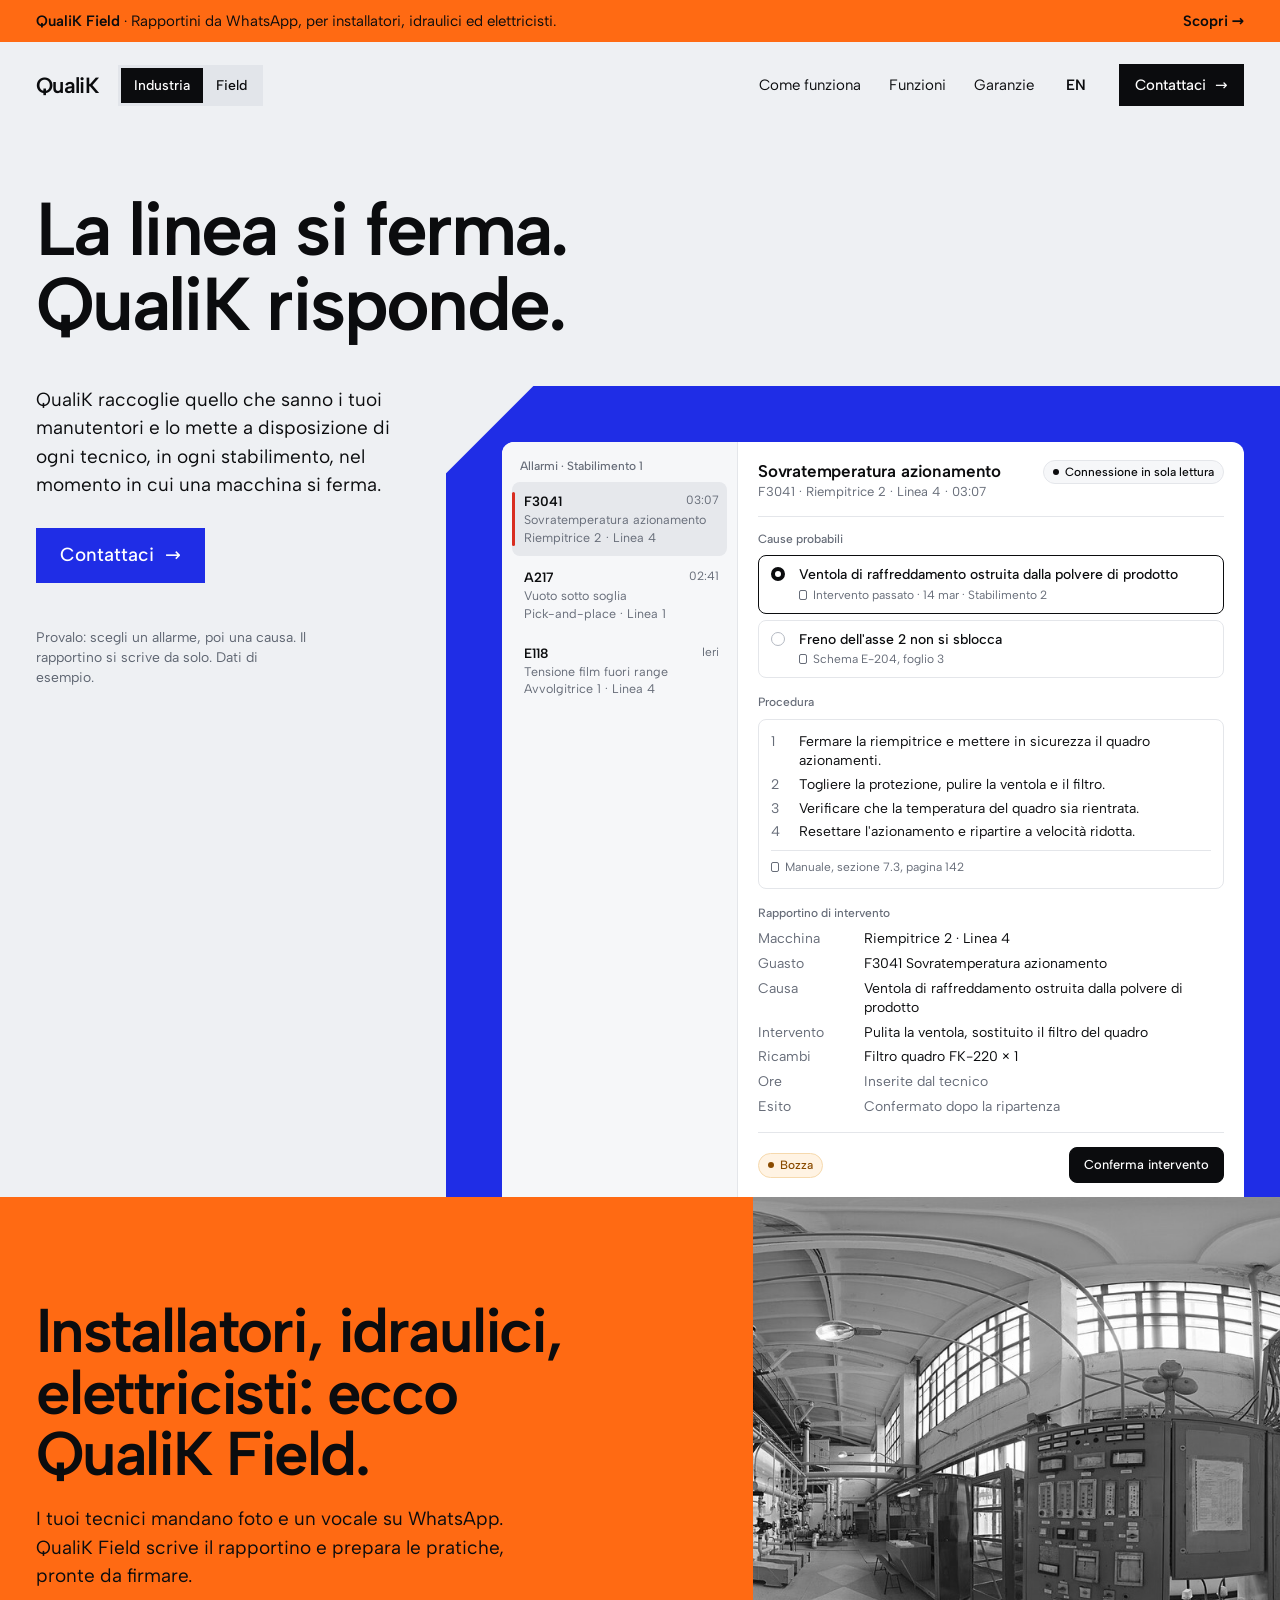
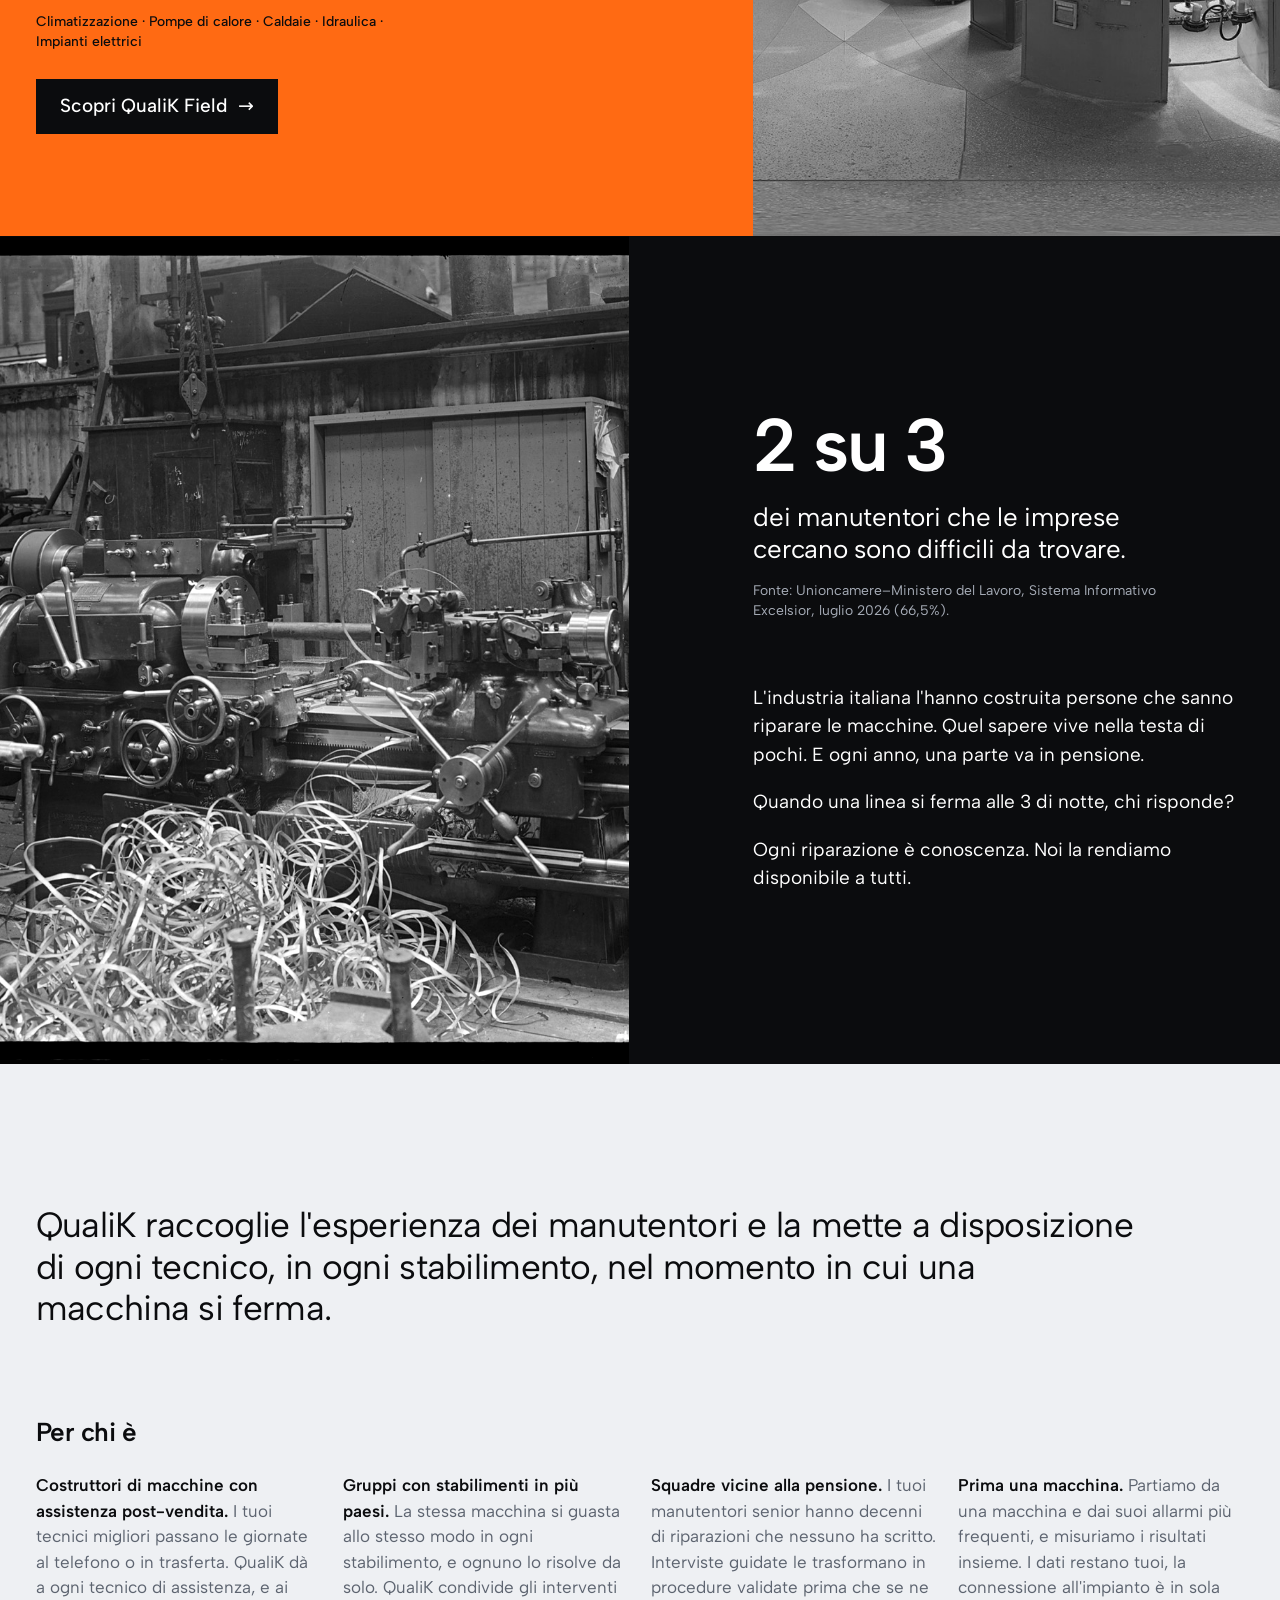
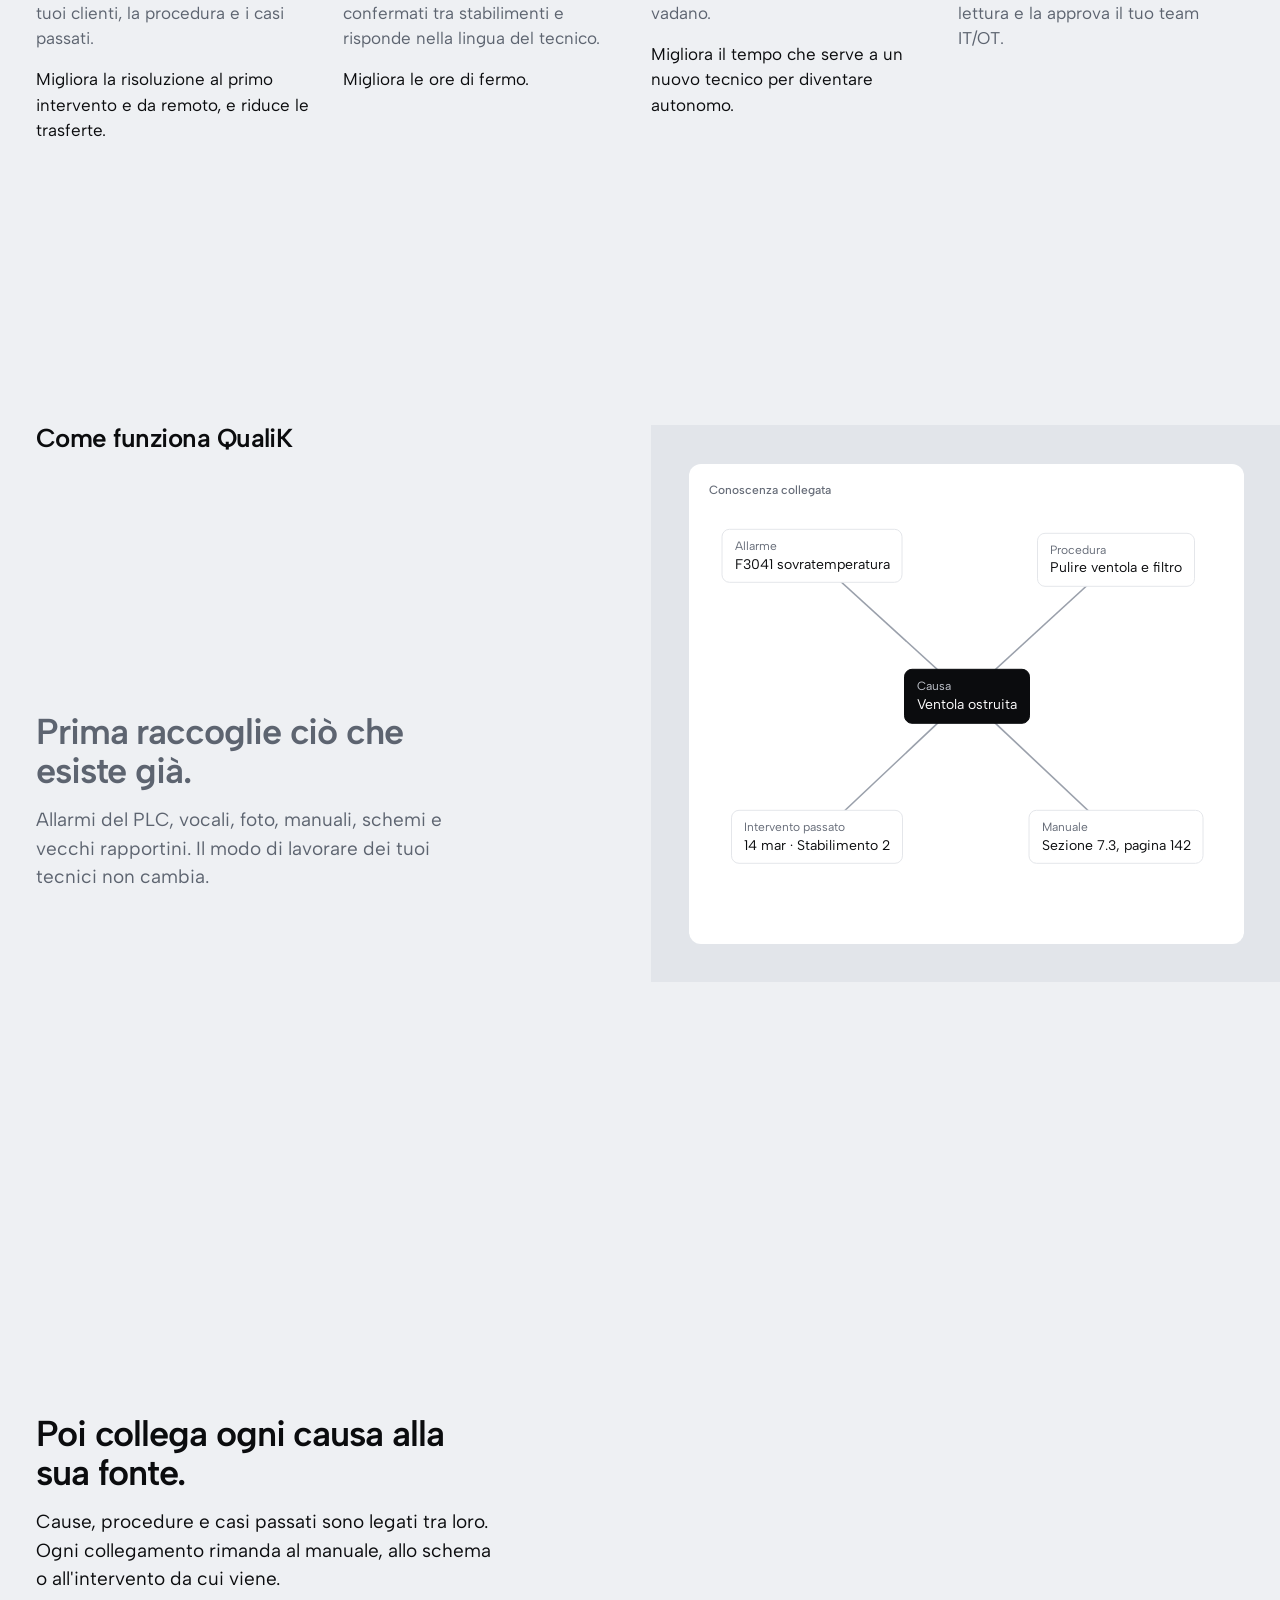
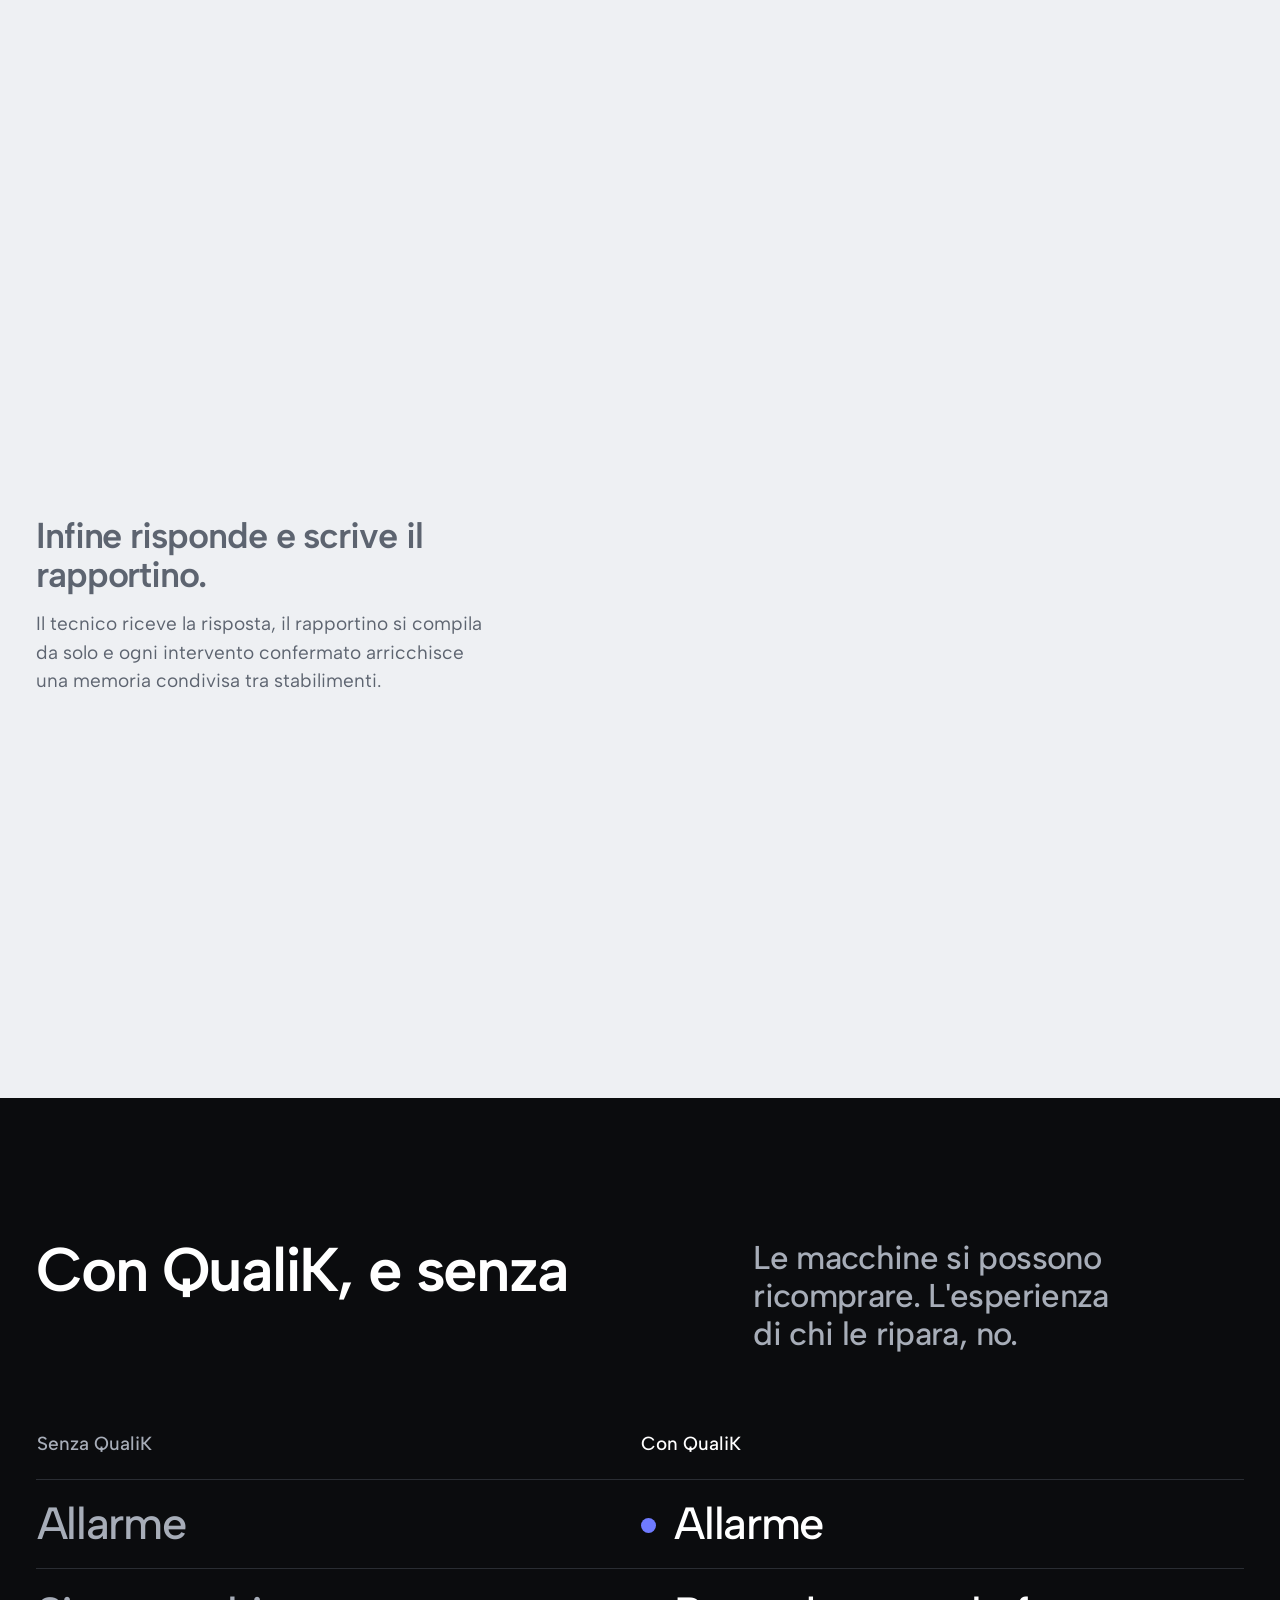
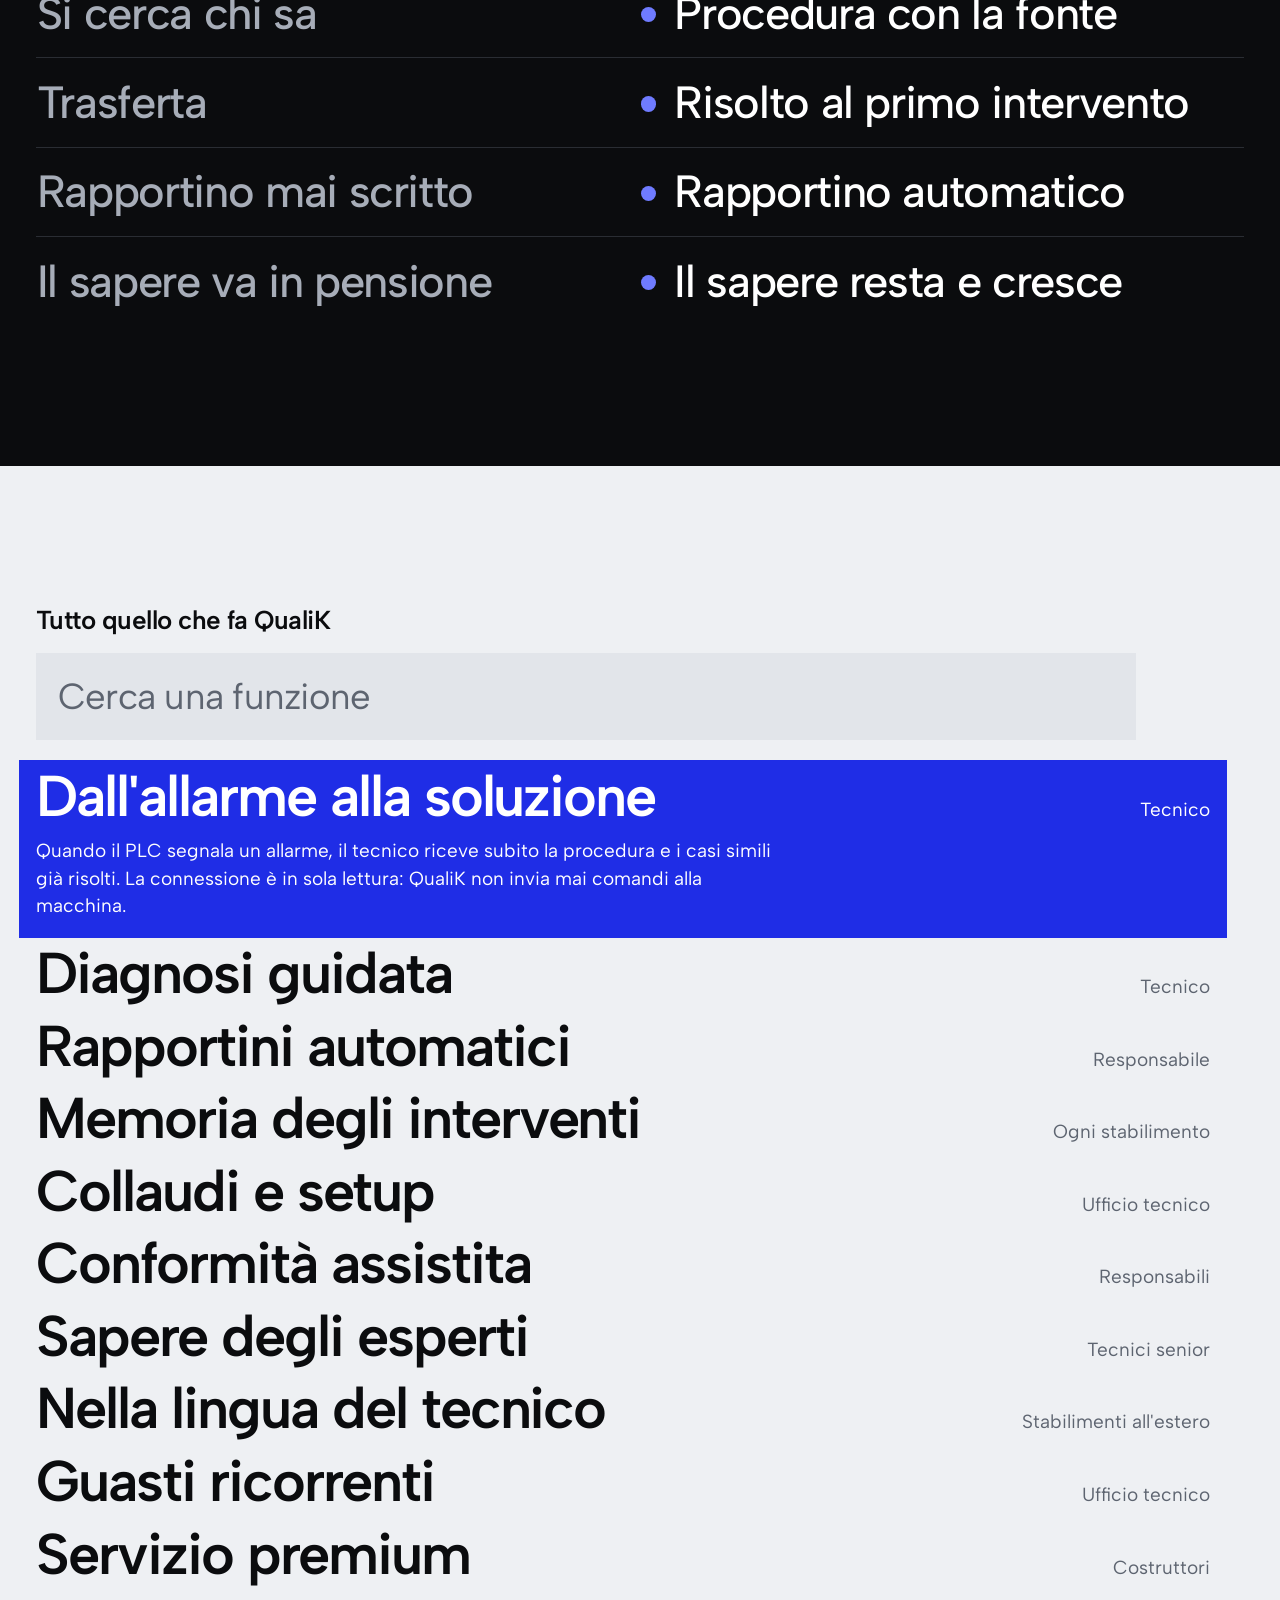
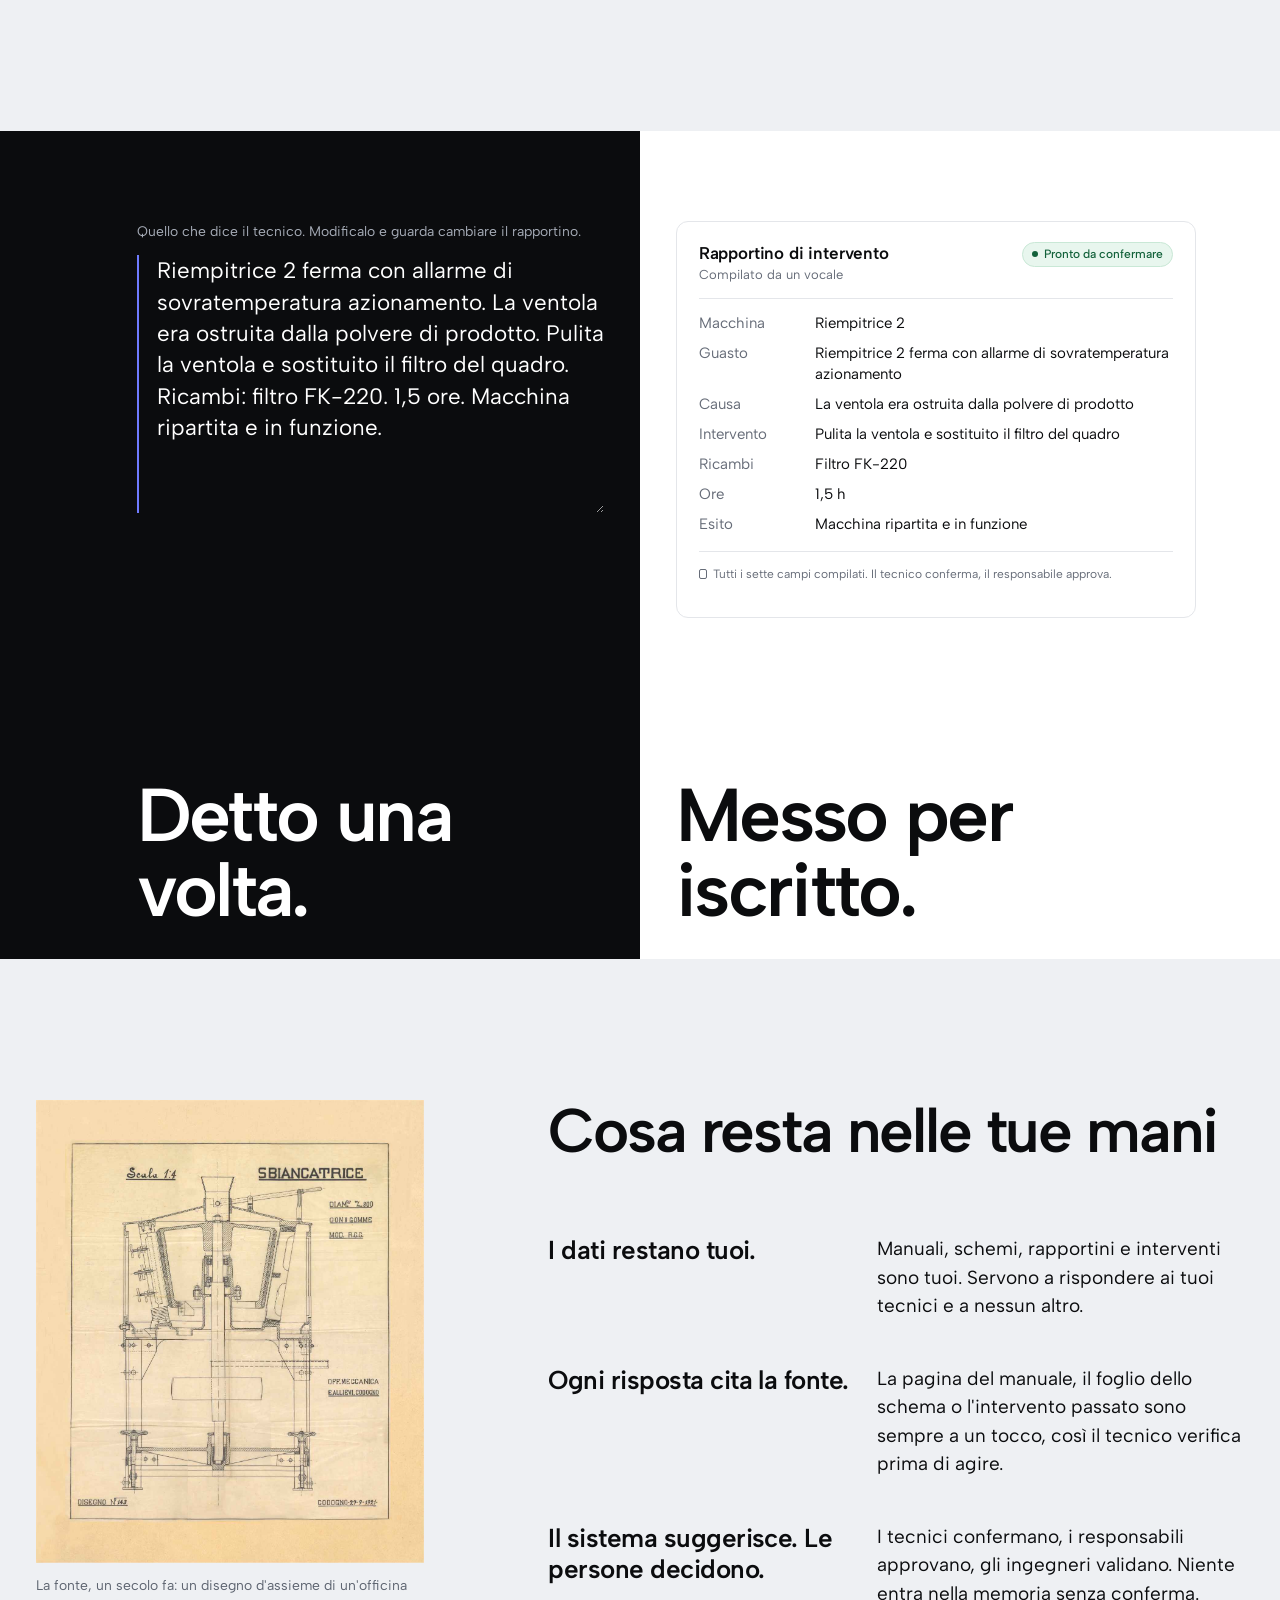
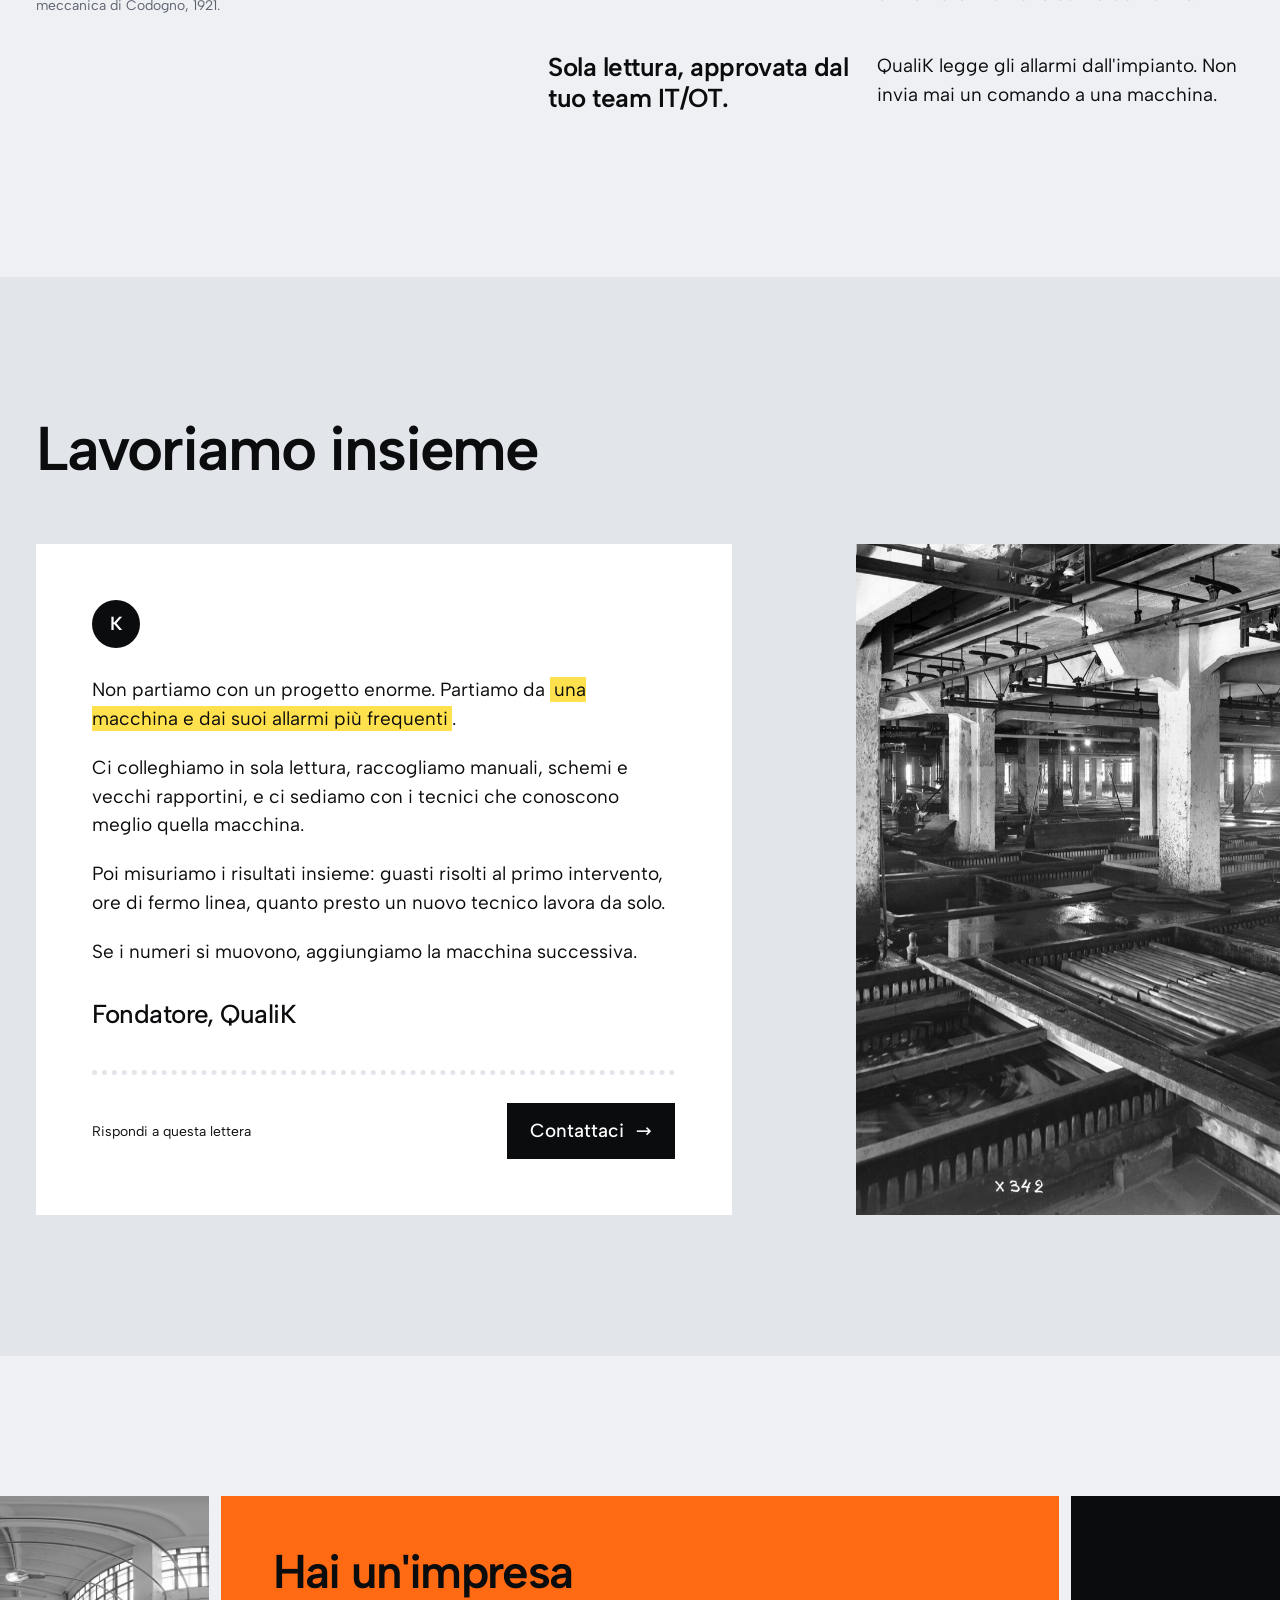
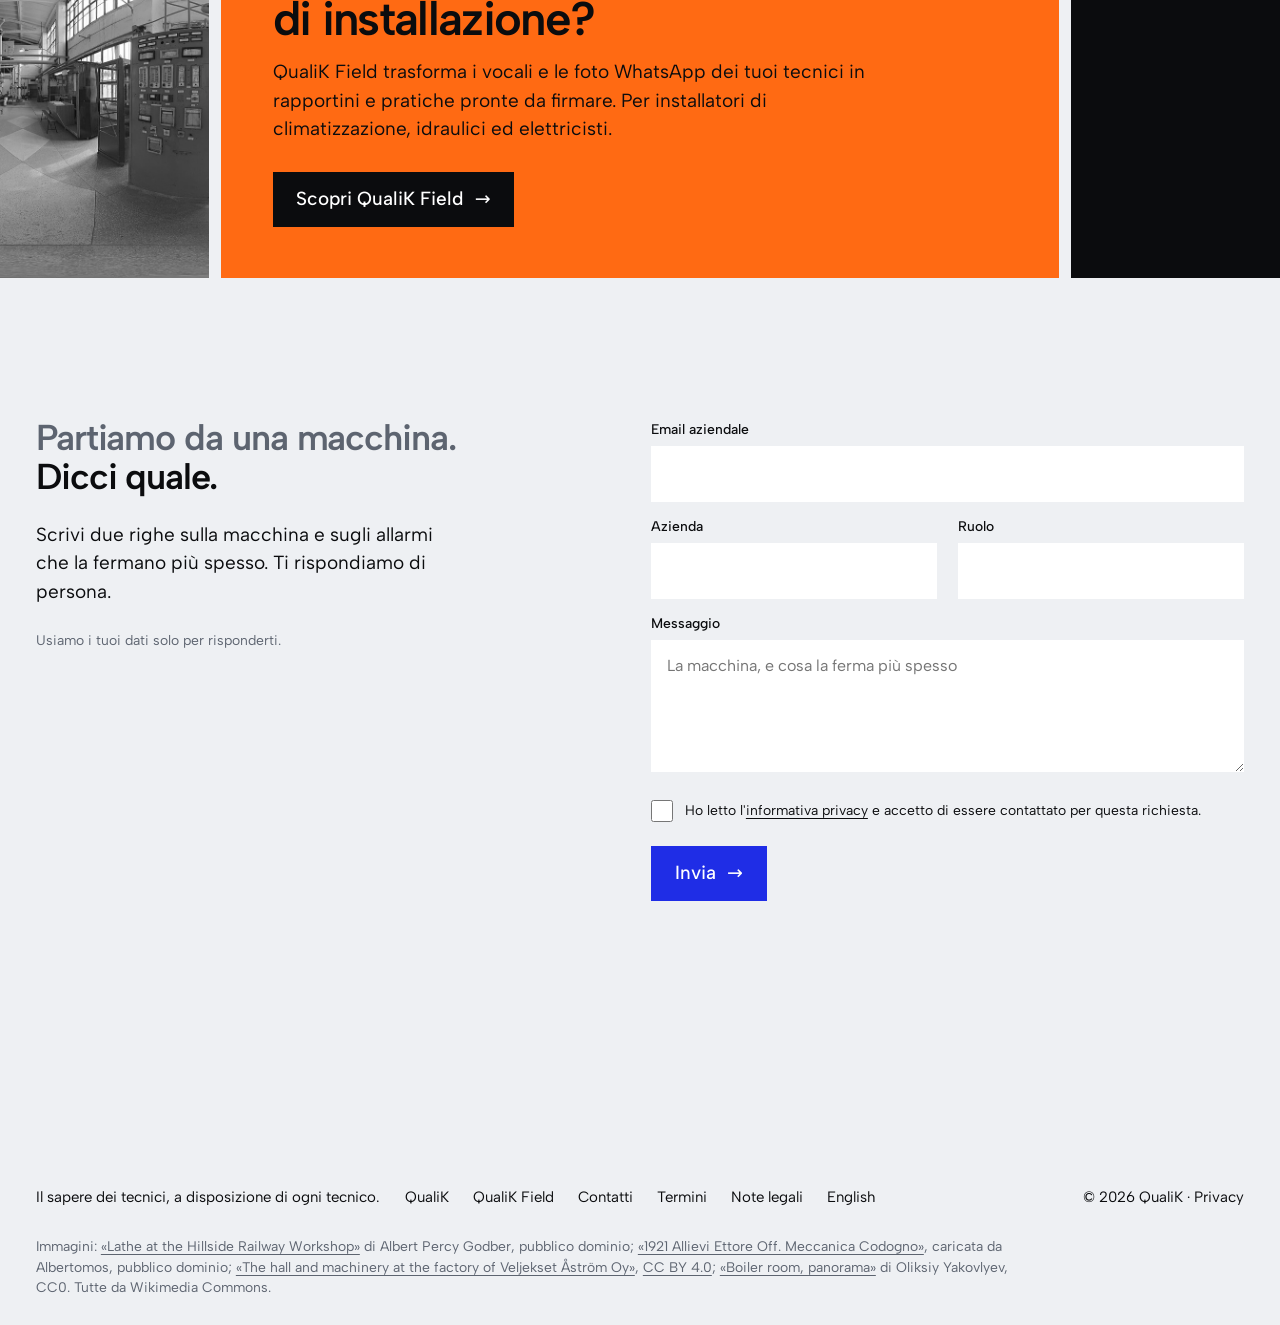
<file: it/index.html>
<!doctype html>
<html lang="it">
<head>
<meta charset="utf-8">
<meta name="viewport" content="width=device-width, initial-scale=1">
<title>QualiK — Il sapere dei manutentori, a disposizione di ogni tecnico</title>
<meta name="description" content="QualiK raccoglie quello che sanno i tuoi manutentori e lo mette a disposizione di ogni tecnico, in ogni stabilimento: dall'allarme del PLC alla procedura con la sua fonte, e un rapportino che si compila da solo.">
<link rel="canonical" href="https://www.qualik.example/it/">
<link rel="alternate" hreflang="en" href="https://www.qualik.example/">
<link rel="alternate" hreflang="it" href="https://www.qualik.example/it/">
<link rel="alternate" hreflang="x-default" href="https://www.qualik.example/">
<meta property="og:type" content="website">
<meta property="og:site_name" content="QualiK">
<meta property="og:locale" content="it_IT">
<meta property="og:title" content="QualiK — La linea si ferma. QualiK risponde.">
<meta property="og:description" content="Dall'allarme alla procedura con la sua fonte. Rapportini che si compilano da soli. Una memoria degli interventi condivisa tra stabilimenti.">
<meta property="og:image" content="https://www.qualik.example/assets/og.jpg">
<meta name="twitter:card" content="summary_large_image">
<meta name="theme-color" content="#eef0f3">
<link rel="icon" href="data:image/svg+xml,%3Csvg xmlns='http://www.w3.org/2000/svg' viewBox='0 0 32 32'%3E%3Crect width='32' height='32' fill='%230b0c0e'/%3E%3Cpath d='M10 7h4v7.2L20.3 7h5l-6.8 7.6L25.8 25h-4.9l-5.2-7.6-1.7 1.9V25h-4z' fill='%23fff'/%3E%3C/svg%3E">
<link rel="preconnect" href="https://fonts.googleapis.com">
<link rel="preconnect" href="https://fonts.gstatic.com" crossorigin>
<link href="https://fonts.googleapis.com/css2?family=Albert+Sans:wght@400;500;600&display=swap" rel="stylesheet">
<link rel="stylesheet" href="../css/site.css">
<script>document.documentElement.classList.add('js')</script>
<script type="application/ld+json">
{"@context":"https://schema.org","@graph":[
 {"@type":"Organization","@id":"https://www.qualik.example/#org","name":"QualiK","url":"https://www.qualik.example/","description":"QualiK trasforma quello che i manutentori sanno e fanno in conoscenza e documenti utilizzabili."},
 {"@type":"SoftwareApplication","name":"QualiK","inLanguage":"it","applicationCategory":"BusinessApplication","operatingSystem":"Web","publisher":{"@id":"https://www.qualik.example/#org"},"description":"Dall'allarme del PLC alla procedura con la sua fonte, rapportini automatici e una memoria degli interventi condivisa tra stabilimenti."}
]}
</script>
</head>
<body>

<a class="topbar" href="field.html"><span><b>QualiK Field</b><span class="long"> · Rapportini da WhatsApp, per installatori, idraulici ed elettricisti.</span></span><span class="go">Scopri <span class="arr" aria-hidden="true">→</span></span></a>

<header class="wrap">
  <nav class="nav" aria-label="Principale">
    <div class="brand"><a class="wordmark" href="index.html" aria-label="QualiK, home">QualiK</a><div class="switch" role="group" aria-label="Scegli un prodotto"><a href="index.html" aria-current="page">Industria</a><a href="field.html">Field</a></div></div>
    <ul>
      <li class="opt"><a href="#come">Come funziona</a></li>
      <li class="opt"><a href="#funzioni">Funzioni</a></li>
      <li class="opt"><a href="#garanzie">Garanzie</a></li>
      <li class="lang"><a href="../index.html" hreflang="en" lang="en" aria-label="English version">EN</a></li>
      <li class="cta"><a class="btn" href="#contatti">Contattaci <span class="arr" aria-hidden="true">→</span></a></li>
    </ul>
  </nav>
</header>

<main>

<section class="hero">
  <div class="wrap grid">
    <h1 data-r>La linea si ferma.<br>QualiK risponde.</h1>
    <div class="hero-copy">
      <p data-r>QualiK raccoglie quello che sanno i tuoi manutentori e lo mette a disposizione di ogni tecnico, in ogni stabilimento, nel momento in cui una macchina si ferma.</p>
      <a class="btn btn-accent" href="#contatti" data-r>Contattaci <span class="arr" aria-hidden="true">→</span></a>
      <p class="hint small muted" data-r>Provalo: scegli un allarme, poi una causa. Il rapportino si scrive da solo. Dati di esempio.</p>
    </div>

    <div class="stage" data-r>
      <div class="console" data-ui id="console">
        <div class="console-list" role="tablist" aria-label="Allarmi attivi">
          <p class="ui-label">Allarmi · Stabilimento 1</p>
          <button class="alarm" role="tab" aria-selected="true" data-alarm="0"><b>F3041 <time>03:07</time></b><span>Sovratemperatura azionamento</span><span>Riempitrice 2 · Linea 4</span></button>
          <button class="alarm" role="tab" aria-selected="false" data-alarm="1"><b>A217 <time>02:41</time></b><span>Vuoto sotto soglia</span><span>Pick-and-place · Linea 1</span></button>
          <button class="alarm" role="tab" aria-selected="false" data-alarm="2"><b>E118 <time>Ieri</time></b><span>Tensione film fuori range</span><span>Avvolgitrice 1 · Linea 4</span></button>
        </div>
        <div class="console-detail" role="tabpanel" aria-live="polite">
          <div class="cd-head">
            <div>
              <p class="cd-title" id="c-title">Sovratemperatura azionamento</p>
              <p class="cd-meta" id="c-meta">F3041 · Riempitrice 2 · Linea 4 · 03:07</p>
            </div>
            <span class="pill"><i></i>Connessione in sola lettura</span>
          </div>
          <p class="ui-label" style="margin-top:0">Cause probabili</p>
          <div id="c-causes">
            <button class="cause" aria-pressed="true" data-cause="0"><strong>Ventola di raffreddamento ostruita dalla polvere di prodotto</strong><span class="src">Intervento passato · 14 mar · Stabilimento 2</span></button>
            <button class="cause" aria-pressed="false" data-cause="1"><strong>Freno dell'asse 2 non si sblocca</strong><span class="src">Schema E-204, foglio 3</span></button>
          </div>
          <p class="ui-label">Procedura</p>
          <ol class="proc" id="c-proc">
            <li>Fermare la riempitrice e mettere in sicurezza il quadro azionamenti.</li>
            <li>Togliere la protezione, pulire la ventola e il filtro.</li>
            <li>Verificare che la temperatura del quadro sia rientrata.</li>
            <li>Resettare l'azionamento e ripartire a velocità ridotta.</li>
            <li class="src">Manuale, sezione 7.3, pagina 142</li>
          </ol>
          <p class="ui-label">Rapportino di intervento</p>
          <dl class="report" id="c-report">
            <dt>Macchina</dt><dd data-k="machine">Riempitrice 2 · Linea 4</dd>
            <dt>Guasto</dt><dd data-k="fault">F3041 Sovratemperatura azionamento</dd>
            <dt>Causa</dt><dd data-k="cause">Ventola di raffreddamento ostruita dalla polvere di prodotto</dd>
            <dt>Intervento</dt><dd data-k="action">Pulita la ventola, sostituito il filtro del quadro</dd>
            <dt>Ricambi</dt><dd data-k="parts">Filtro quadro FK-220 × 1</dd>
            <dt>Ore</dt><dd data-k="hours" class="wait">Inserite dal tecnico</dd>
            <dt>Esito</dt><dd data-k="outcome" class="wait">Confermato dopo la ripartenza</dd>
          </dl>
          <div class="cd-foot">
            <span class="pill warn" id="c-status"><i></i>Bozza</span>
            <button class="ui-btn" id="c-confirm">Conferma intervento</button>
          </div>
        </div>
      </div>
    </div>
  </div>
</section>

<section class="fieldband" aria-labelledby="fb-h">
  <div class="wrap grid">
    <div class="txt">
      <h2 id="fb-h" data-r>Installatori, idraulici, elettricisti: ecco QualiK Field.</h2>
      <p data-r>I tuoi tecnici mandano foto e un vocale su WhatsApp. QualiK Field scrive il rapportino e prepara le pratiche, pronte da firmare.</p>
      <p class="trades-line small" data-r>Climatizzazione · Pompe di calore · Caldaie · Idraulica · Impianti elettrici</p>
      <a class="btn" href="field.html" data-r>Scopri QualiK Field <span class="arr" aria-hidden="true">→</span></a>
    </div>
    <figure class="pic" data-r>
      <img src="../assets/boiler-room.jpg" width="1600" height="800" alt="Una centrale termica con caldaie, quadri di controllo e tubazioni gialle." loading="lazy" decoding="async" style="object-position:30% 50%">
    </figure>
  </div>
</section>

<section class="why" aria-labelledby="why-h">
  <div class="wrap grid why-grid">
    <figure class="why-pic shutter drift" data-shutter>
      <img src="../assets/lathe-hillside-workshop.jpg" width="1600" height="1185" alt="Un grande tornio in un'officina degli anni Venti, con i trucioli di metallo ammucchiati a terra." loading="lazy" decoding="async">
    </figure>
    <div class="why-text">
      <h2 id="why-h" data-r>2 su 3</h2>
      <p class="lead" data-r>dei manutentori che le imprese cercano sono difficili da trovare.</p>
      <p class="small" data-r>Fonte: Unioncamere–Ministero del Lavoro, Sistema Informativo Excelsior, luglio 2026 (66,5%).</p>
      <div class="manifesto">
        <p data-r>L'industria italiana l'hanno costruita persone che sanno riparare le macchine. Quel sapere vive nella testa di pochi. E ogni anno, una parte va in pensione.</p>
        <p data-r>Quando una linea si ferma alle 3 di notte, chi risponde?</p>
        <p data-r>Ogni riparazione è conoscenza. Noi la rendiamo disponibile a tutti.</p>
      </div>
    </div>
  </div>
</section>

<section class="intro" aria-labelledby="who-h">
  <div class="wrap grid">
    <p class="lead" data-r>QualiK raccoglie l'esperienza dei manutentori e la mette a disposizione di ogni tecnico, in ogni stabilimento, nel momento in cui una macchina si ferma.</p>
    <h2 id="who-h" data-r>Per chi è</h2>
    <p class="col" data-r><b>Costruttori di macchine con assistenza post-vendita.</b> I tuoi tecnici migliori passano le giornate al telefono o in trasferta. QualiK dà a ogni tecnico di assistenza, e ai tuoi clienti, la procedura e i casi passati. <span class="measure">Migliora la risoluzione al primo intervento e da remoto, e riduce le trasferte.</span></p>
    <p class="col" data-r><b>Gruppi con stabilimenti in più paesi.</b> La stessa macchina si guasta allo stesso modo in ogni stabilimento, e ognuno lo risolve da solo. QualiK condivide gli interventi confermati tra stabilimenti e risponde nella lingua del tecnico. <span class="measure">Migliora le ore di fermo.</span></p>
    <p class="col" data-r><b>Squadre vicine alla pensione.</b> I tuoi manutentori senior hanno decenni di riparazioni che nessuno ha scritto. Interviste guidate le trasformano in procedure validate prima che se ne vadano. <span class="measure">Migliora il tempo che serve a un nuovo tecnico per diventare autonomo.</span></p>
    <p class="col" data-r><b>Prima una macchina.</b> Partiamo da una macchina e dai suoi allarmi più frequenti, e misuriamo i risultati insieme. I dati restano tuoi, la connessione all'impianto è in sola lettura e la approva il tuo team IT/OT.</p>
  </div>
</section>

<section class="how" id="come" aria-labelledby="how-h">
  <div class="wrap grid">
    <h2 id="how-h">Come funziona QualiK</h2>
    <div class="how-steps">
      <div class="how-step on" data-step="1">
        <p>Prima raccoglie ciò che esiste già.</p>
        <p>Allarmi del PLC, vocali, foto, manuali, schemi e vecchi rapportini. Il modo di lavorare dei tuoi tecnici non cambia.</p>
      </div>
      <div class="how-step" data-step="2">
        <p>Poi collega ogni causa alla sua fonte.</p>
        <p>Cause, procedure e casi passati sono legati tra loro. Ogni collegamento rimanda al manuale, allo schema o all'intervento da cui viene.</p>
      </div>
      <div class="how-step" data-step="3">
        <p>Infine risponde e scrive il rapportino.</p>
        <p>Il tecnico riceve la risposta, il rapportino si compila da solo e ogni intervento confermato arricchisce una memoria condivisa tra stabilimenti.</p>
      </div>
    </div>
    <div class="how-stage">
      <div class="how-frag" data-ui data-state="1" aria-hidden="true">
        <div class="how-state s1">
          <p class="ui-label">Raccolto oggi · Riempitrice 2</p>
          <div class="cap-row"><span class="kind">PLC</span><div><b>Allarme F3041</b><span class="sub">Sovratemperatura azionamento</span></div><time>03:07</time></div>
          <div class="cap-row"><span class="kind">Vocale</span><div><b><span class="wave" data-n="18"></span>0:42</b><span class="sub">«La ventola era piena di polvere…»</span></div><time>03:31</time></div>
          <div class="cap-row"><span class="kind">Foto</span><div><b>2 foto</b><span class="sub">Quadro azionamenti, protezione ventola</span></div><time>03:33</time></div>
          <div class="cap-row"><span class="kind">Manuale</span><div><b>Serie riempitrici, manuale di manutenzione</b><span class="sub">312 pagine, indicizzato</span></div><time>In archivio</time></div>
          <div class="cap-row"><span class="kind">Schema</span><div><b>E-204 Quadro azionamenti</b><span class="sub">6 fogli</span></div><time>In archivio</time></div>
          <div class="cap-row"><span class="kind">Rapportino</span><div><b>Rapportino, Stabilimento 2</b><span class="sub">Stesso allarme, confermato</span></div><time>14 mar</time></div>
        </div>
        <div class="how-state s2">
          <p class="ui-label">Conoscenza collegata</p>
          <div class="graph">
            <svg viewBox="0 0 100 100" preserveAspectRatio="none">
              <line pathLength="100" x1="50" y1="50" x2="20" y2="13"/>
              <line pathLength="100" x1="50" y1="50" x2="79" y2="14"/>
              <line pathLength="100" x1="50" y1="50" x2="21" y2="87"/>
              <line pathLength="100" x1="50" y1="50" x2="79" y2="87"/>
            </svg>
            <div class="node core" style="left:50%;top:50%"><small>Causa</small>Ventola ostruita</div>
            <div class="node" style="left:20%;top:13%"><small>Allarme</small>F3041 sovratemperatura</div>
            <div class="node" style="left:79%;top:14%"><small>Procedura</small>Pulire ventola e filtro</div>
            <div class="node" style="left:21%;top:87%"><small>Intervento passato</small>14 mar · Stabilimento 2</div>
            <div class="node" style="left:79%;top:87%"><small>Manuale</small>Sezione 7.3, pagina 142</div>
          </div>
        </div>
        <div class="how-state s3">
          <p class="ui-label">Risposta al tecnico</p>
          <div class="answer">
            <p><b>Più probabile: ventola di raffreddamento ostruita dalla polvere.</b></p>
            <p>Quattro passaggi, circa 40 minuti. Risolto allo stesso modo nello Stabilimento 2 il 14 marzo.</p>
            <p class="src">Manuale, sezione 7.3, pagina 142 · Intervento passato, Stabilimento 2</p>
          </div>
          <div style="margin-top:14px">
            <div class="rowline"><span><b>Rapportino</b><br><span class="src" style="margin:0">5 campi su 7 compilati dall'allarme e dal vocale</span></span><span class="pill warn"><i></i>Da confermare</span></div>
            <div class="rowline"><span><b>Responsabile</b><br><span style="font-size:13px;color:var(--ui-muted)">Approva dopo la conferma del tecnico</span></span><span class="pill"><i></i>In attesa</span></div>
            <div class="rowline"><span><b>Memoria interventi</b><br><span style="font-size:13px;color:var(--ui-muted)">Il caso sarà disponibile a tutti gli stabilimenti</span></span><span class="pill ok"><i></i>Alla conferma</span></div>
          </div>
        </div>
      </div>
    </div>
  </div>
</section>

<section class="versus" aria-labelledby="vs-h">
  <div class="wrap grid">
    <h2 id="vs-h" data-r>Con QualiK, e senza</h2>
    <p class="statement" data-r>Le macchine si possono ricomprare. L'esperienza di chi le ripara, no.</p>
    <table>
      <thead><tr><th scope="col">Senza QualiK</th><th scope="col">Con QualiK</th></tr></thead>
      <tbody>
        <tr data-r><td>Allarme</td><td>Allarme</td></tr>
        <tr data-r><td>Si cerca chi sa</td><td>Procedura con la fonte</td></tr>
        <tr data-r><td>Trasferta</td><td>Risolto al primo intervento</td></tr>
        <tr data-r><td>Rapportino mai scritto</td><td>Rapportino automatico</td></tr>
        <tr data-r><td>Il sapere va in pensione</td><td>Il sapere resta e cresce</td></tr>
      </tbody>
    </table>
  </div>
</section>

<section class="features" id="funzioni" aria-labelledby="feat-h">
  <div class="wrap">
    <h2 id="feat-h" data-r>Tutto quello che fa QualiK</h2>
    <div class="cmd" data-ui id="cmd">
      <label class="sr" for="cmd-q">Cerca una funzione</label>
      <input id="cmd-q" type="search" placeholder="Cerca una funzione" autocomplete="off" data-r>
      <ul>
        <li><button class="cmd-row" aria-current="true"><span>Dall'allarme alla soluzione</span><span class="who">Tecnico</span><span class="more">Quando il PLC segnala un allarme, il tecnico riceve subito la procedura e i casi simili già risolti. La connessione è in sola lettura: QualiK non invia mai comandi alla macchina.</span></button></li>
        <li><button class="cmd-row"><span>Diagnosi guidata</span><span class="who">Tecnico</span><span class="more">Descrivi il guasto con parole tue e ricevi le cause probabili, ognuna con la sua fonte. Vale anche per l'assistenza da remoto tra stabilimenti e verso i clienti.</span></button></li>
        <li><button class="cmd-row"><span>Rapportini automatici</span><span class="who">Responsabile</span><span class="more">Da un vocale, dalle foto o dall'allarme stesso, il rapportino si compila da solo: macchina, guasto, causa, intervento, ricambi, ore, esito. Il tecnico conferma, il responsabile approva.</span></button></li>
        <li><button class="cmd-row"><span>Memoria degli interventi</span><span class="who">Ogni stabilimento</span><span class="more">Ogni rapportino confermato migliora le risposte successive, per ogni tecnico in ogni stabilimento.</span></button></li>
        <li><button class="cmd-row"><span>Collaudi e setup</span><span class="who">Ufficio tecnico</span><span class="more">I parametri vengono salvati e collegati ai risultati che hanno prodotto. I tuoi ingegneri li validano.</span></button></li>
        <li><button class="cmd-row"><span>Conformità assistita</span><span class="who">Responsabili</span><span class="more">La documentazione tecnica e di conformità la prepara QualiK; la rivedono e la firmano i tuoi responsabili.</span></button></li>
        <li><button class="cmd-row"><span>Sapere degli esperti</span><span class="who">Tecnici senior</span><span class="more">Le interviste guidate ai tecnici senior diventano procedure validate, prima che quell'esperienza vada in pensione.</span></button></li>
        <li><button class="cmd-row"><span>Nella lingua del tecnico</span><span class="who">Stabilimenti all'estero</span><span class="more">Le risposte arrivano nella lingua del tecnico che chiede, in qualunque lingua sia scritto il manuale.</span></button></li>
        <li><button class="cmd-row"><span>Guasti ricorrenti</span><span class="who">Ufficio tecnico</span><span class="more">I guasti che si ripetono vengono segnalati all'ufficio tecnico, con i casi che li documentano.</span></button></li>
        <li><button class="cmd-row"><span>Servizio premium</span><span class="who">Costruttori</span><span class="more">I costruttori di macchine possono offrire QualiK ai propri clienti come servizio sulle macchine che vendono.</span></button></li>
      </ul>
      <p class="none" hidden>Nessuna funzione trovata. Prova «rapportino», «allarme» o «lingua».</p>
    </div>
  </div>
</section>

<section class="split" aria-labelledby="split-h">
  <h2 class="sr" id="split-h">Detto una volta. Messo per iscritto.</h2>
  <div class="in-half">
    <div>
      <label for="note" class="small">Quello che dice il tecnico. Modificalo e guarda cambiare il rapportino.</label>
      <textarea id="note" spellcheck="false">Riempitrice 2 ferma con allarme di sovratemperatura azionamento. La ventola era ostruita dalla polvere di prodotto. Pulita la ventola e sostituito il filtro del quadro. Ricambi: filtro FK-220. 1,5 ore. Macchina ripartita e in funzione.</textarea>
    </div>
    <span class="half-head" aria-hidden="true">Detto una volta.</span>
  </div>
  <div class="out-half">
    <div class="sheet-report" data-ui>
      <div class="cd-head">
        <div><p class="cd-title">Rapportino di intervento</p><p class="cd-meta">Compilato da un vocale</p></div>
        <span class="pill warn" id="n-status"><i></i>Bozza</span>
      </div>
      <dl class="report" id="n-report" aria-live="polite">
        <dt>Macchina</dt><dd data-k="machine">Riempitrice 2</dd>
        <dt>Guasto</dt><dd data-k="fault">Riempitrice 2 ferma con allarme di sovratemperatura azionamento</dd>
        <dt>Causa</dt><dd data-k="cause">La ventola era ostruita dalla polvere di prodotto</dd>
        <dt>Intervento</dt><dd data-k="action">Pulita la ventola e sostituito il filtro del quadro</dd>
        <dt>Ricambi</dt><dd data-k="parts">Filtro FK-220</dd>
        <dt>Ore</dt><dd data-k="hours">1,5 h</dd>
        <dt>Esito</dt><dd data-k="outcome">Macchina ripartita e in funzione</dd>
      </dl>
      <div class="cd-foot"><span class="src" id="n-note">Tutti i sette campi compilati. Il tecnico conferma, il responsabile approva.</span></div>
    </div>
    <span class="half-head" aria-hidden="true">Messo per iscritto.</span>
  </div>
</section>

<section class="guarantees" id="garanzie" aria-labelledby="g-h">
  <div class="wrap grid">
    <figure data-r>
      <img src="../assets/codogno-1921.jpg" width="1273" height="1517" alt="Disegno d'assieme del 1921 di una sbiancatrice per riso, firmato da un'officina meccanica di Codogno." loading="lazy" decoding="async">
      <figcaption class="small">La fonte, un secolo fa: un disegno d'assieme di un'officina meccanica di Codogno, 1921.</figcaption>
    </figure>
    <div class="g-body">
      <h2 id="g-h" data-r>Cosa resta nelle tue mani</h2>
      <ul>
        <li data-r><b>I dati restano tuoi.</b><span>Manuali, schemi, rapportini e interventi sono tuoi. Servono a rispondere ai tuoi tecnici e a nessun altro.</span></li>
        <li data-r><b>Ogni risposta cita la fonte.</b><span>La pagina del manuale, il foglio dello schema o l'intervento passato sono sempre a un tocco, così il tecnico verifica prima di agire.</span></li>
        <li data-r><b>Il sistema suggerisce. Le persone decidono.</b><span>I tecnici confermano, i responsabili approvano, gli ingegneri validano. Niente entra nella memoria senza conferma.</span></li>
        <li data-r><b>Sola lettura, approvata dal tuo team IT/OT.</b><span>QualiK legge gli allarmi dall'impianto. Non invia mai un comando a una macchina.</span></li>
      </ul>
    </div>
  </div>
</section>

<section class="letter" aria-labelledby="l-h">
  <div class="wrap grid">
    <h2 id="l-h" data-r>Lavoriamo insieme</h2>
    <div class="sheet" data-r>
      <div class="portrait" role="img" aria-label="Segnaposto per il ritratto">K</div>
      <p>Non partiamo con un progetto enorme. Partiamo da <mark>una macchina e dai suoi allarmi più frequenti</mark>.</p>
      <p>Ci colleghiamo in sola lettura, raccogliamo manuali, schemi e vecchi rapportini, e ci sediamo con i tecnici che conoscono meglio quella macchina.</p>
      <p>Poi misuriamo i risultati insieme: guasti risolti al primo intervento, ore di fermo linea, quanto presto un nuovo tecnico lavora da solo.</p>
      <p>Se i numeri si muovono, aggiungiamo la macchina successiva.</p>
      <p class="sign">Fondatore, QualiK</p>
      <div class="tear">
        <span class="small">Rispondi a questa lettera</span>
        <a class="btn" href="#contatti">Contattaci <span class="arr" aria-hidden="true">→</span></a>
      </div>
    </div>
    <figure class="pic" data-r>
      <img src="../assets/factory-hall-1934.jpg" width="1600" height="1133" alt="Un capannone industriale vuoto nel 1934, con la luce del giorno sulle file di macchine." loading="lazy" decoding="async">
    </figure>
  </div>
</section>

<section class="tiles" aria-labelledby="t-h">
  <div class="wrap">
    <div class="row">
      <div class="tile pic" aria-hidden="true"><img src="../assets/boiler-room.jpg" width="1600" height="800" alt="" loading="lazy" decoding="async" style="object-position:30% 50%"></div>
      <div class="tile main" data-r>
        <h2 id="t-h">Hai un'impresa di installazione?</h2>
        <p>QualiK Field trasforma i vocali e le foto WhatsApp dei tuoi tecnici in rapportini e pratiche pronte da firmare. Per installatori di climatizzazione, idraulici ed elettricisti.</p>
        <a class="btn" href="field.html">Scopri QualiK Field <span class="arr" aria-hidden="true">→</span></a>
      </div>
      <div class="tile flat" aria-hidden="true"></div>
    </div>
  </div>
</section>

<section class="contact" id="contatti" aria-labelledby="c-h">
  <div class="wrap grid">
    <div class="prompt">
      <h2 id="c-h" data-r><span>Partiamo da una macchina.</span><span>Dicci quale.</span></h2>
      <p data-r>Scrivi due righe sulla macchina e sugli allarmi che la fermano più spesso. Ti rispondiamo di persona.</p>
      <p class="small muted" data-r>Usiamo i tuoi dati solo per risponderti.</p>
    </div>
    <form action="#" method="post" novalidate>
      <input type="hidden" name="product" value="qualik">
      <input type="hidden" name="lang" value="it">
      <label class="f wide"><span>Email aziendale</span><input name="email" type="email" autocomplete="email" required></label>
      <label class="f"><span>Azienda</span><input name="company" autocomplete="organization" required></label>
      <label class="f"><span>Ruolo</span><input name="role" autocomplete="organization-title"></label>
      <label class="f wide"><span>Messaggio</span><textarea name="message" placeholder="La macchina, e cosa la ferma più spesso"></textarea></label>
      <label class="consent"><input type="checkbox" name="privacy" required><span>Ho letto l'<a href="privacy.html">informativa privacy</a> e accetto di essere contattato per questa richiesta.</span></label>
      <div class="send">
        <button class="btn btn-accent" type="submit">Invia <span class="arr" aria-hidden="true">→</span></button>
        <p class="done small" role="status" hidden></p>
      </div>
    </form>
  </div>
</section>

</main>

<footer class="wrap">
  <div class="line">
    <p>Il sapere dei tecnici, a disposizione di ogni tecnico.</p>
    <ul>
      <li><a href="index.html">QualiK</a></li>
      <li><a href="field.html">QualiK Field</a></li>
      <li><a href="#contatti">Contatti</a></li>
      <li><a href="privacy.html#termini">Termini</a></li>
      <li><a href="privacy.html#note-legali">Note legali</a></li>
      <li><a href="../index.html" hreflang="en" lang="en">English</a></li>
    </ul>
    <p>© 2026 QualiK · <a href="privacy.html">Privacy</a></p>
  </div>
  <p class="credits small">Immagini: <a href="https://commons.wikimedia.org/wiki/File:Lathe_at_the_Hillside_Railway_Workshop_ATLIB_224446.png">«Lathe at the Hillside Railway Workshop»</a> di Albert Percy Godber, pubblico dominio; <a href="https://commons.wikimedia.org/wiki/File:1921-Allievi-Ettore-Off-Meccanica-Codogno.jpg">«1921 Allievi Ettore Off. Meccanica Codogno»</a>, caricata da Albertomos, pubblico dominio; <a href="https://commons.wikimedia.org/wiki/File:The_hall_and_machinery_at_the_factory_of_Veljekset_%C3%85str%C3%B6m_Oy_1934_(JOKAKAL3B-3613).tif">«The hall and machinery at the factory of Veljekset Åström Oy»</a>, <a href="https://creativecommons.org/licenses/by/4.0">CC BY 4.0</a>; <a href="https://commons.wikimedia.org/wiki/File:Boiler_room_%E2%80%93_Panorama_(Oliksiy_Yakovlyev_via_Poly_Haven).jpg">«Boiler room, panorama»</a> di Oliksiy Yakovlyev, CC0. Tutte da Wikimedia Commons.</p>
</footer>

<script src="../js/config.js" defer></script>
<script src="../js/site.js" defer></script>
</body>
</html>
</file>
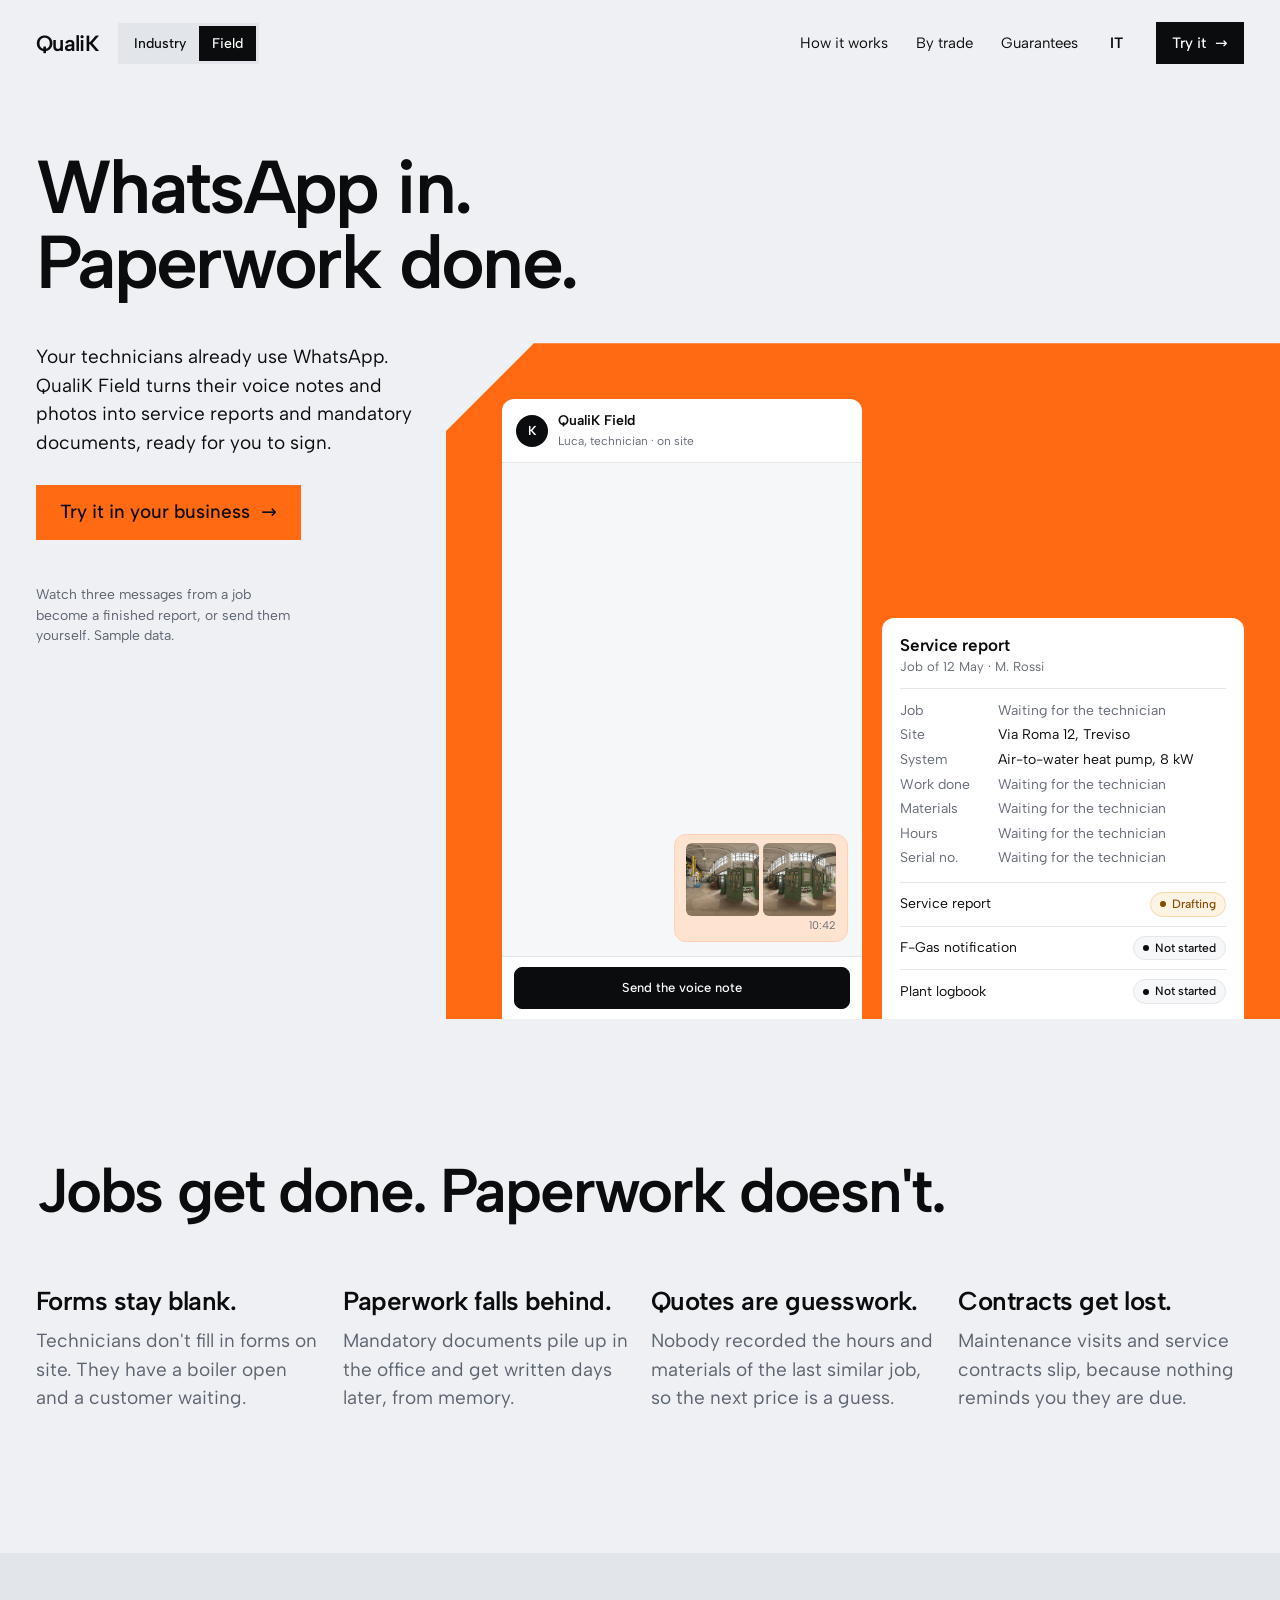
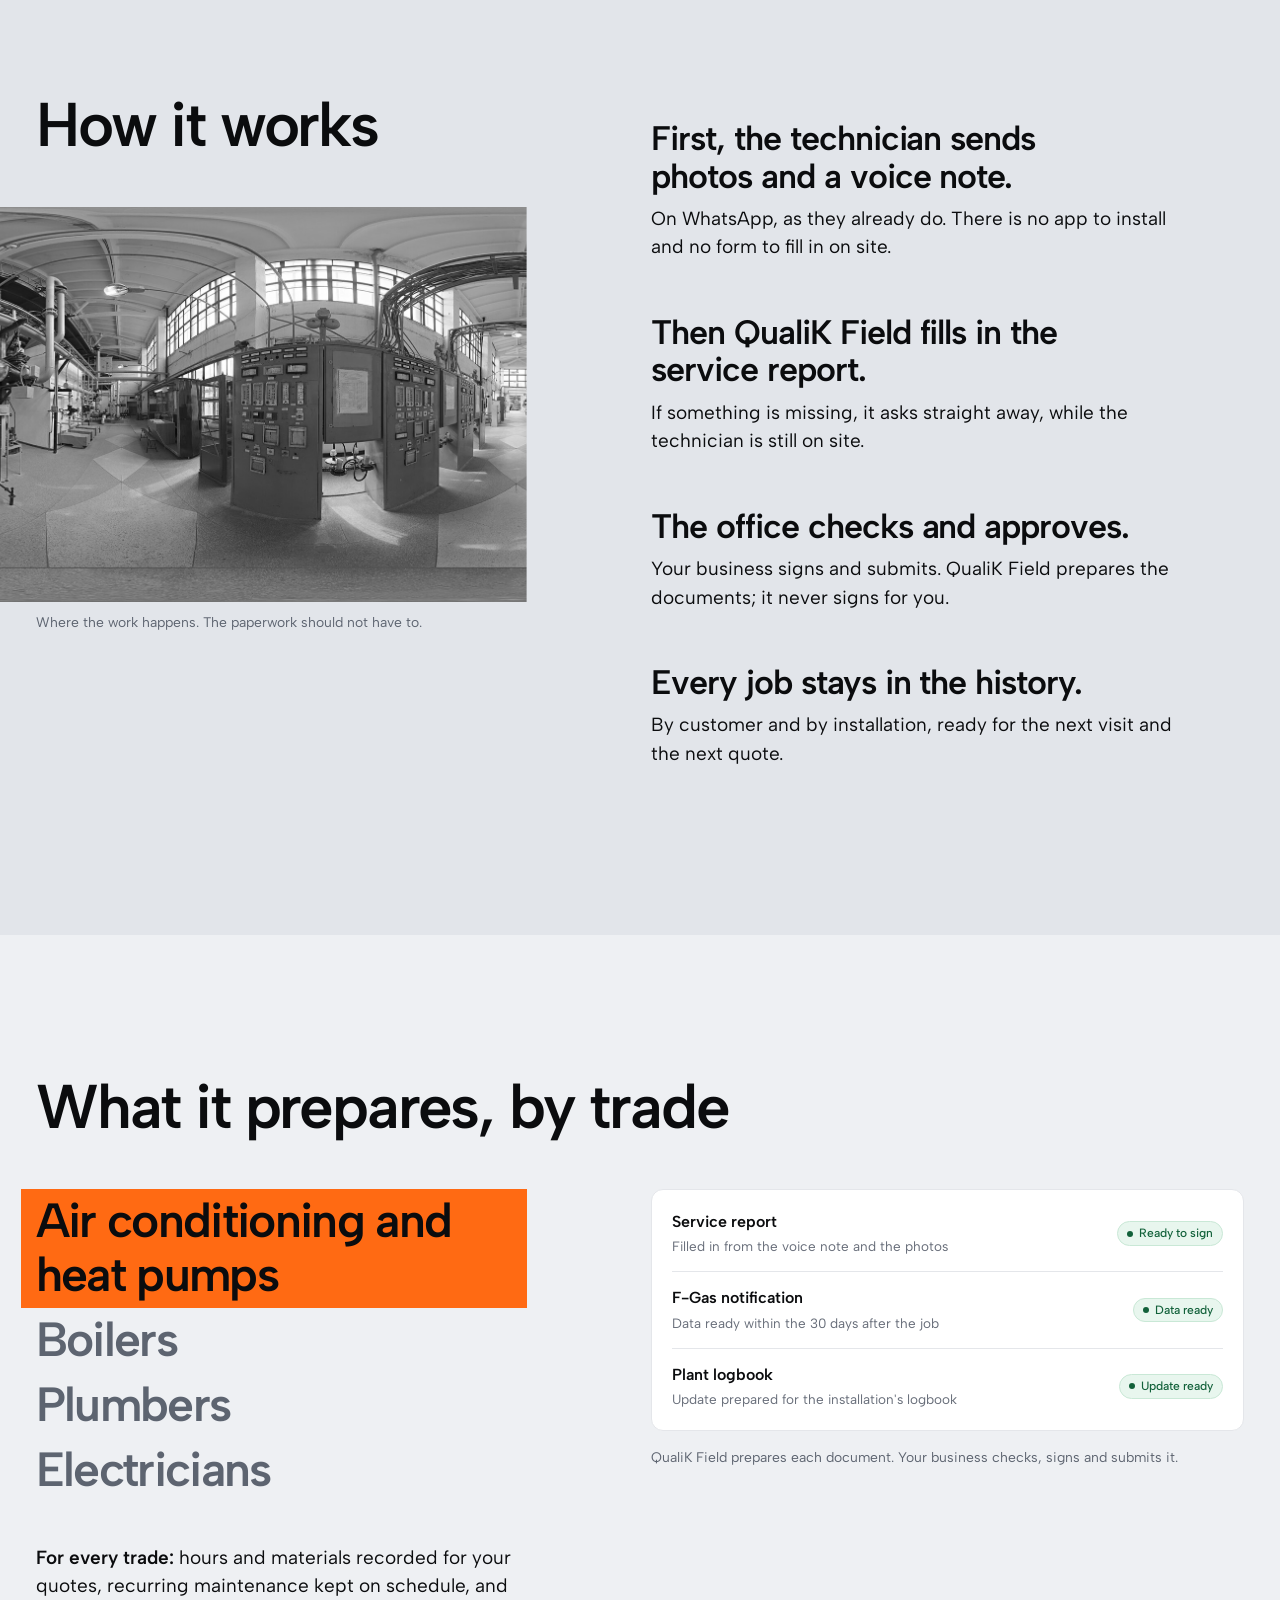
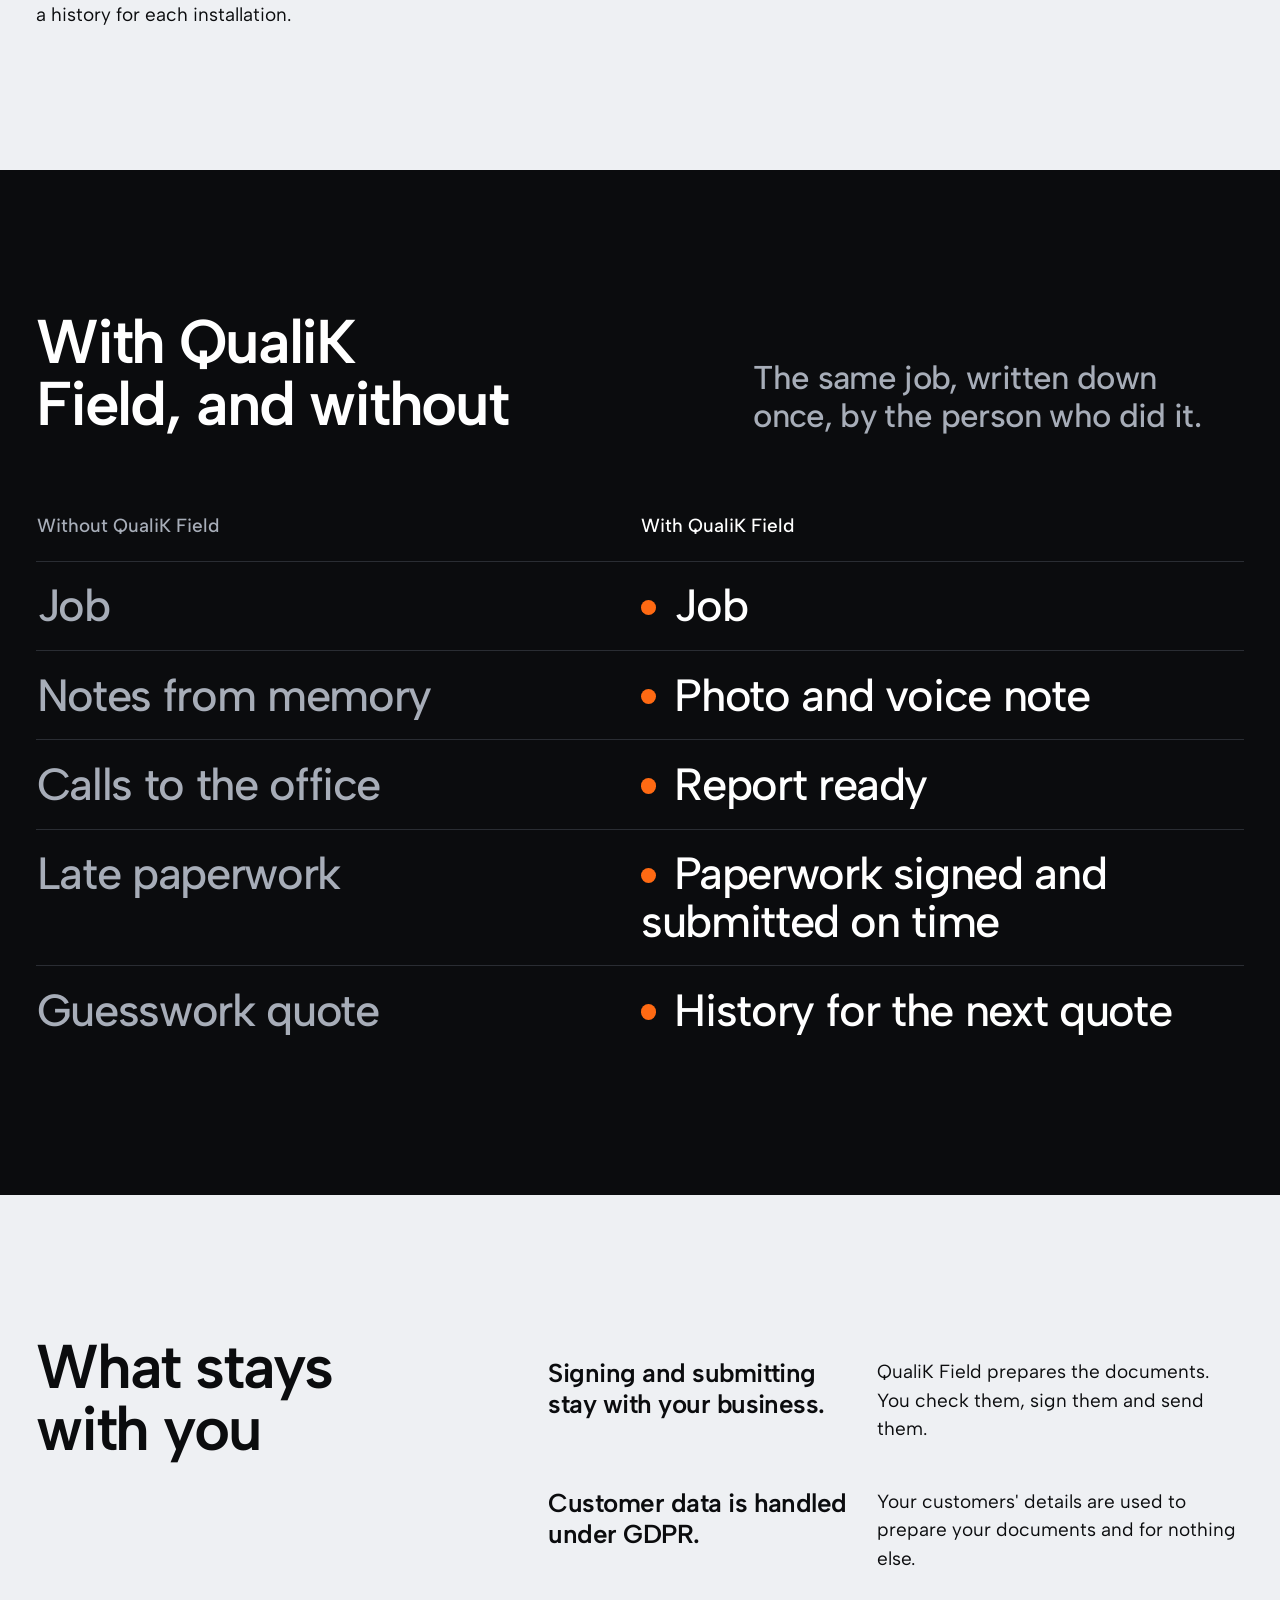
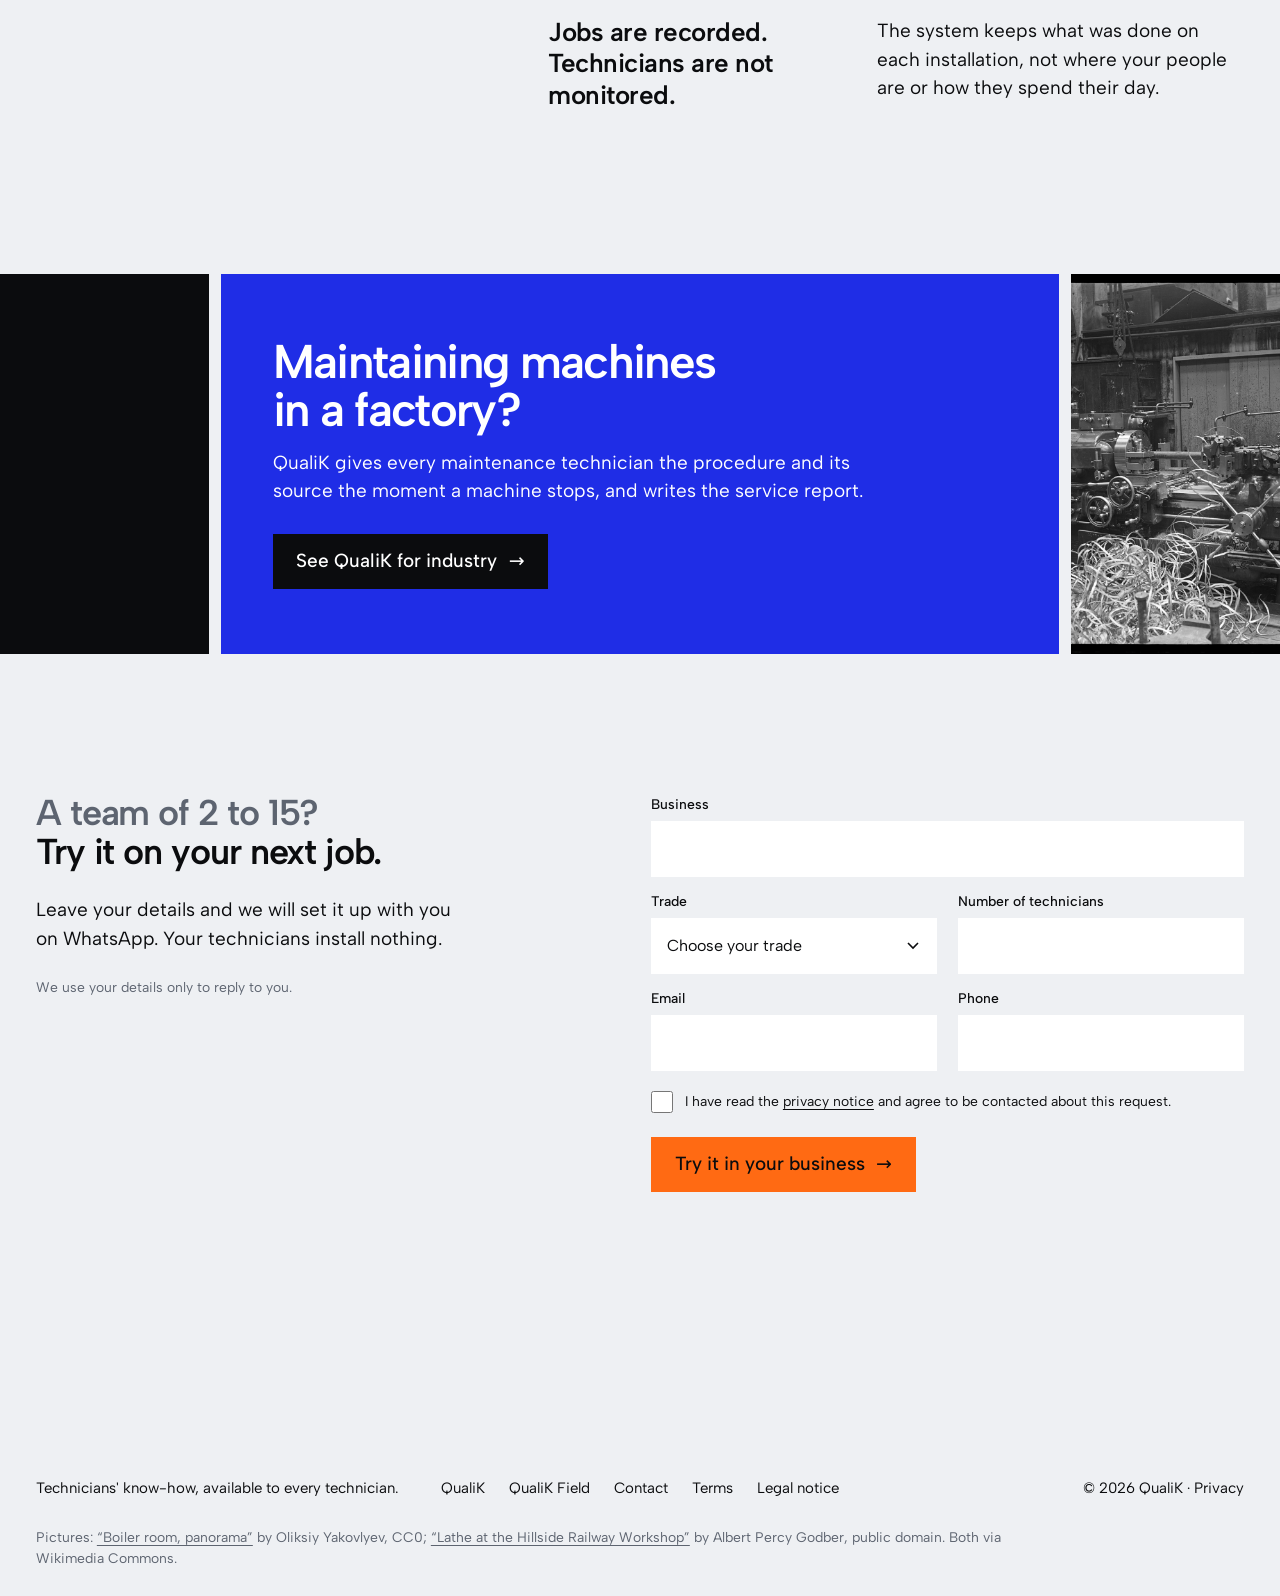
<file: field.html>
<!doctype html>
<html lang="en" class="field-page">
<head>
<meta charset="utf-8">
<meta name="viewport" content="width=device-width, initial-scale=1">
<title>QualiK Field — Service reports from WhatsApp voice notes and photos</title>
<meta name="description" content="QualiK Field turns your technicians' WhatsApp voice notes and photos into service reports, mandatory documents ready to sign, and a history for every installation. For HVAC installers, plumbers and electricians.">
<link rel="canonical" href="https://www.qualik.example/field">
<link rel="alternate" hreflang="en" href="https://www.qualik.example/field">
<link rel="alternate" hreflang="it" href="https://www.qualik.example/it/field">
<link rel="alternate" hreflang="x-default" href="https://www.qualik.example/field">
<meta property="og:type" content="website">
<meta property="og:site_name" content="QualiK">
<meta property="og:title" content="QualiK Field — WhatsApp in. Paperwork done.">
<meta property="og:description" content="Your technicians send photos and a voice note. QualiK Field prepares the service report and the paperwork. Your business signs and submits.">
<meta property="og:image" content="https://www.qualik.example/assets/og-field.jpg">
<meta name="twitter:card" content="summary_large_image">
<meta name="theme-color" content="#eef0f3">
<link rel="icon" href="data:image/svg+xml,%3Csvg xmlns='http://www.w3.org/2000/svg' viewBox='0 0 32 32'%3E%3Crect width='32' height='32' fill='%230b0c0e'/%3E%3Cpath d='M10 7h4v7.2L20.3 7h5l-6.8 7.6L25.8 25h-4.9l-5.2-7.6-1.7 1.9V25h-4z' fill='%23ff6a13'/%3E%3C/svg%3E">
<link rel="preconnect" href="https://fonts.googleapis.com">
<link rel="preconnect" href="https://fonts.gstatic.com" crossorigin>
<link href="https://fonts.googleapis.com/css2?family=Albert+Sans:wght@400;500;600&display=swap" rel="stylesheet">
<link rel="stylesheet" href="css/site.css">
<script>document.documentElement.classList.add('js')</script>
<script type="application/ld+json">
{"@context":"https://schema.org","@type":"SoftwareApplication","name":"QualiK Field","applicationCategory":"BusinessApplication","operatingSystem":"Web","publisher":{"@type":"Organization","name":"QualiK","url":"https://www.qualik.example/"},"description":"Service reports and mandatory documents prepared from WhatsApp voice notes and photos, for installation and maintenance businesses."}
</script>
</head>
<body>

<header class="wrap">
  <nav class="nav" aria-label="Main">
    <div class="brand"><a class="wordmark" href="index.html" aria-label="QualiK home">QualiK</a><div class="switch" role="group" aria-label="Choose a product"><a href="index.html">Industry</a><a href="field.html" aria-current="page">Field</a></div></div>
    <ul>
      <li class="opt"><a href="#how">How it works</a></li>
      <li class="opt"><a href="#trades">By trade</a></li>
      <li class="opt"><a href="#guarantees">Guarantees</a></li>
      <li class="lang"><a href="it/field.html" hreflang="it" lang="it" aria-label="Versione italiana">IT</a></li>
      <li class="cta"><a class="btn" href="#contact">Try it <span class="arr" aria-hidden="true">→</span></a></li>
    </ul>
  </nav>
</header>

<main>

<section class="hero">
  <div class="wrap grid">
    <h1 data-r>WhatsApp in.<br>Paperwork done.</h1>
    <div class="hero-copy">
      <p data-r>Your technicians already use WhatsApp. QualiK Field turns their voice notes and photos into service reports and mandatory documents, ready for you to sign.</p>
      <a class="btn btn-accent" href="#contact" data-r>Try it in your business <span class="arr" aria-hidden="true">→</span></a>
      <p class="hint small muted" data-r>Watch three messages from a job become a finished report, or send them yourself. Sample data.</p>
    </div>

    <div class="stage" data-r>
      <div class="chat" data-ui id="chat">
        <div class="chat-head"><span class="av" aria-hidden="true">K</span><div><b>QualiK Field</b><span>Luca, technician · on site</span></div></div>
        <div class="chat-body" aria-live="polite">
          <div class="msg me" data-at="1">
            <div class="thumbs">
              <img src="assets/boiler-room.jpg" width="1600" height="800" alt="Photo of the plant room sent by the technician" style="object-position:22% 60%">
              <img src="assets/boiler-room.jpg" width="1600" height="800" alt="Second photo of the plant room, control cabinets" style="object-position:48% 45%">
            </div>
            <time>10:42</time>
          </div>
          <div class="msg me" data-at="2">
            <div class="voice"><span class="play" aria-hidden="true"></span><span class="wave" data-n="26" aria-hidden="true"></span><span>0:38</span></div>
            <span class="sr">Voice note, 38 seconds</span>
            <time>10:43</time>
          </div>
          <div class="msg" data-at="2">Report drafted: heat pump maintenance, Via Roma 12. One thing is missing: the serial number of the outdoor unit.<time>10:43</time></div>
          <div class="msg me" data-at="3">4471-22-0931<time>10:45</time></div>
          <div class="msg" data-at="3">Thanks. The report is with the office, with the F-Gas data and the logbook update.<time>10:45</time></div>
        </div>
        <div class="chat-foot"><button class="ui-btn" id="chat-next">Start again</button></div>
      </div>

      <div class="job" data-ui id="job">
        <div class="cd-head">
          <div><p class="cd-title">Service report</p><p class="cd-meta">Job of 12 May · M. Rossi</p></div>
        </div>
        <dl class="report">
          <dt>Job</dt><dd data-k="job">Heat pump maintenance</dd>
          <dt>Site</dt><dd data-k="site">Via Roma 12, Treviso</dd>
          <dt>System</dt><dd data-k="system">Air-to-water heat pump, 8 kW</dd>
          <dt>Work done</dt><dd data-k="work">Cleaned outdoor coil, leak check on refrigerant circuit, no leak found</dd>
          <dt>Materials</dt><dd data-k="materials">Filter × 1</dd>
          <dt>Hours</dt><dd data-k="hours">1.5 h</dd>
          <dt>Serial no.</dt><dd data-k="serial">4471-22-0931</dd>
        </dl>
        <ul class="docs">
          <li><span>Service report</span><span class="pill ok" data-d="report"><i></i>Ready for the office</span></li>
          <li><span>F-Gas notification</span><span class="pill ok" data-d="fgas"><i></i>Data ready</span></li>
          <li><span>Plant logbook</span><span class="pill ok" data-d="logbook"><i></i>Update ready</span></li>
        </ul>
      </div>
    </div>
  </div>
</section>

<section class="problem" aria-labelledby="p-h">
  <div class="wrap grid">
    <h2 id="p-h" data-r>Jobs get done. Paperwork doesn't.</h2>
    <p class="col" data-r><b>Forms stay blank.</b>Technicians don't fill in forms on site. They have a boiler open and a customer waiting.</p>
    <p class="col" data-r><b>Paperwork falls behind.</b>Mandatory documents pile up in the office and get written days later, from memory.</p>
    <p class="col" data-r><b>Quotes are guesswork.</b>Nobody recorded the hours and materials of the last similar job, so the next price is a guess.</p>
    <p class="col" data-r><b>Contracts get lost.</b>Maintenance visits and service contracts slip, because nothing reminds you they are due.</p>
  </div>
</section>

<section class="steps" id="how" aria-labelledby="s-h">
  <div class="wrap grid">
    <div class="side">
      <h2 id="s-h" data-r>How it works</h2>
      <figure class="shutter" data-shutter>
        <img src="assets/boiler-room.jpg" width="1600" height="800" alt="A plant room with boilers, control cabinets and yellow pipework." loading="lazy" decoding="async" style="object-position:28% 50%">
      </figure>
      <p class="small muted" style="margin-top:10px" data-r>Where the work happens. The paperwork should not have to.</p>
    </div>
    <ol>
      <li data-r><b>First, the technician sends photos and a voice note.</b><p>On WhatsApp, as they already do. There is no app to install and no form to fill in on site.</p></li>
      <li data-r><b>Then QualiK Field fills in the service report.</b><p>If something is missing, it asks straight away, while the technician is still on site.</p></li>
      <li data-r><b>The office checks and approves.</b><p>Your business signs and submits. QualiK Field prepares the documents; it never signs for you.</p></li>
      <li data-r><b>Every job stays in the history.</b><p>By customer and by installation, ready for the next visit and the next quote.</p></li>
    </ol>
  </div>
</section>

<section class="trades" id="trades" aria-labelledby="tr-h">
  <div class="wrap grid">
    <h2 id="tr-h" data-r>What it prepares, by trade</h2>
    <div role="tablist" aria-label="Trades" aria-orientation="vertical" data-r>
      <button role="tab" id="tab-ac" aria-controls="p-ac" aria-selected="true">Air conditioning and heat pumps</button>
      <button role="tab" id="tab-bo" aria-controls="p-bo" aria-selected="false" tabindex="-1">Boilers</button>
      <button role="tab" id="tab-pl" aria-controls="p-pl" aria-selected="false" tabindex="-1">Plumbers</button>
      <button role="tab" id="tab-el" aria-controls="p-el" aria-selected="false" tabindex="-1">Electricians</button>
    </div>
    <div class="panels" data-r>
      <div role="tabpanel" id="p-ac" aria-labelledby="tab-ac">
        <ul class="pack" data-ui>
          <li><b>Service report</b><span class="sub">Filled in from the voice note and the photos</span><span class="pill ok"><i></i>Ready to sign</span></li>
          <li><b>F-Gas notification</b><span class="sub">Data ready within the 30 days after the job</span><span class="pill ok"><i></i>Data ready</span></li>
          <li><b>Plant logbook</b><span class="sub">Update prepared for the installation's logbook</span><span class="pill ok"><i></i>Update ready</span></li>
        </ul>
      </div>
      <div role="tabpanel" id="p-bo" aria-labelledby="tab-bo" hidden>
        <ul class="pack" data-ui>
          <li><b>Service report</b><span class="sub">Filled in from the voice note and the photos</span><span class="pill ok"><i></i>Ready to sign</span></li>
          <li><b>Plant logbook and inspection report</b><span class="sub">Prepared from the readings the technician sends</span><span class="pill ok"><i></i>Ready to sign</span></li>
          <li><b>Inspection reminders</b><span class="sub">The next inspection, by installation</span><span class="pill"><i></i>Scheduled</span></li>
        </ul>
      </div>
      <div role="tabpanel" id="p-pl" aria-labelledby="tab-pl" hidden>
        <ul class="pack" data-ui>
          <li><b>Service report</b><span class="sub">Filled in from the voice note and the photos</span><span class="pill ok"><i></i>Ready to sign</span></li>
          <li><b>Declaration of conformity (DM 37/08)</b><span class="sub">With the materials report attached</span><span class="pill ok"><i></i>Ready to sign</span></li>
        </ul>
      </div>
      <div role="tabpanel" id="p-el" aria-labelledby="tab-el" hidden>
        <ul class="pack" data-ui>
          <li><b>Service report</b><span class="sub">Filled in from the voice note and the photos</span><span class="pill ok"><i></i>Ready to sign</span></li>
          <li><b>Declaration of conformity (DM 37/08)</b><span class="sub">With the materials report attached</span><span class="pill ok"><i></i>Ready to sign</span></li>
          <li><b>Archive of declarations</b><span class="sub">Every declaration, filed by customer</span><span class="pill"><i></i>Filed</span></li>
          <li><b>Periodic-inspection reminders</b><span class="sub">For your business customers</span><span class="pill"><i></i>Scheduled</span></li>
        </ul>
      </div>
      <p class="note small">QualiK Field prepares each document. Your business checks, signs and submits it.</p>
    </div>
    <p class="everyone" data-r><b>For every trade:</b> hours and materials recorded for your quotes, recurring maintenance kept on schedule, and a history for each installation.</p>
  </div>
</section>

<section class="versus" aria-labelledby="vs-h" style="margin-top:0">
  <div class="wrap grid">
    <h2 id="vs-h" data-r>With QualiK Field, and without</h2>
    <p class="statement" data-r>The same job, written down once, by the person who did it.</p>
    <table>
      <thead><tr><th scope="col">Without QualiK Field</th><th scope="col">With QualiK Field</th></tr></thead>
      <tbody>
        <tr data-r><td>Job</td><td>Job</td></tr>
        <tr data-r><td>Notes from memory</td><td>Photo and voice note</td></tr>
        <tr data-r><td>Calls to the office</td><td>Report ready</td></tr>
        <tr data-r><td>Late paperwork</td><td>Paperwork signed and submitted on time</td></tr>
        <tr data-r><td>Guesswork quote</td><td>History for the next quote</td></tr>
      </tbody>
    </table>
  </div>
</section>

<section class="guarantees" id="guarantees" aria-labelledby="g-h">
  <div class="wrap grid">
    <h2 id="g-h" class="g-head" data-r>What stays with you</h2>
    <div class="g-body">
      <ul>
        <li data-r><b>Signing and submitting stay with your business.</b><span>QualiK Field prepares the documents. You check them, sign them and send them.</span></li>
        <li data-r><b>Customer data is handled under GDPR.</b><span>Your customers' details are used to prepare your documents and for nothing else.</span></li>
        <li data-r><b>Jobs are recorded. Technicians are not monitored.</b><span>The system keeps what was done on each installation, not where your people are or how they spend their day.</span></li>
      </ul>
    </div>
  </div>
</section>

<section class="tiles" aria-labelledby="t-h" style="padding-top:0">
  <div class="wrap">
    <div class="row">
      <div class="tile flat" aria-hidden="true"></div>
      <div class="tile main blue" data-r>
        <h2 id="t-h">Maintaining machines in a factory?</h2>
        <p>QualiK gives every maintenance technician the procedure and its source the moment a machine stops, and writes the service report.</p>
        <a class="btn" href="index.html">See QualiK for industry <span class="arr" aria-hidden="true">→</span></a>
      </div>
      <div class="tile pic" aria-hidden="true"><img src="assets/lathe-hillside-workshop.jpg" width="1600" height="1185" alt="" loading="lazy" decoding="async"></div>
    </div>
  </div>
</section>

<section class="contact" id="contact" aria-labelledby="c-h">
  <div class="wrap grid">
    <div class="prompt">
      <h2 id="c-h" data-r><span>A team of 2 to 15?</span><span>Try it on your next job.</span></h2>
      <p data-r>Leave your details and we will set it up with you on WhatsApp. Your technicians install nothing.</p>
      <p class="small muted" data-r>We use your details only to reply to you.</p>
    </div>
    <form action="#" method="post" data-endpoint="NEXT_PUBLIC_FORM_ENDPOINT_FIELD" novalidate>
      <input type="hidden" name="product" value="qualik-field">
      <label class="f wide"><span>Business</span><input name="business" autocomplete="organization" required></label>
      <label class="f"><span>Trade</span>
        <select name="trade" required>
          <option value="">Choose your trade</option>
          <option>Air conditioning and heat pumps</option>
          <option>Boilers</option>
          <option>Plumbing</option>
          <option>Electrical</option>
          <option>Other</option>
        </select>
      </label>
      <label class="f"><span>Number of technicians</span><input name="technicians" type="number" min="1" max="99" inputmode="numeric"></label>
      <label class="f"><span>Email</span><input name="email" type="email" autocomplete="email" required></label>
      <label class="f"><span>Phone</span><input name="phone" type="tel" autocomplete="tel"></label>
      <label class="consent"><input type="checkbox" name="privacy" required><span>I have read the <a href="privacy.html">privacy notice</a> and agree to be contacted about this request.</span></label>
      <div class="send">
        <button class="btn btn-accent" type="submit">Try it in your business <span class="arr" aria-hidden="true">→</span></button>
        <p class="done small" role="status" hidden></p>
      </div>
    </form>
  </div>
</section>

</main>

<footer class="wrap">
  <div class="line">
    <p>Technicians' know-how, available to every technician.</p>
    <ul>
      <li><a href="index.html">QualiK</a></li>
      <li><a href="field.html">QualiK Field</a></li>
      <li><a href="#contact">Contact</a></li>
      <li><a href="privacy.html#terms">Terms</a></li>
      <li><a href="privacy.html#legal">Legal notice</a></li>
    </ul>
    <p>© 2026 QualiK · <a href="privacy.html">Privacy</a></p>
  </div>
  <p class="credits small">Pictures: <a href="https://commons.wikimedia.org/wiki/File:Boiler_room_%E2%80%93_Panorama_(Oliksiy_Yakovlyev_via_Poly_Haven).jpg">“Boiler room, panorama”</a> by Oliksiy Yakovlyev, CC0; <a href="https://commons.wikimedia.org/wiki/File:Lathe_at_the_Hillside_Railway_Workshop_ATLIB_224446.png">“Lathe at the Hillside Railway Workshop”</a> by Albert Percy Godber, public domain. Both via Wikimedia Commons.</p>
</footer>

<script src="js/config.js" defer></script>
<script src="js/site.js" defer></script>
</body>
</html>
</file>
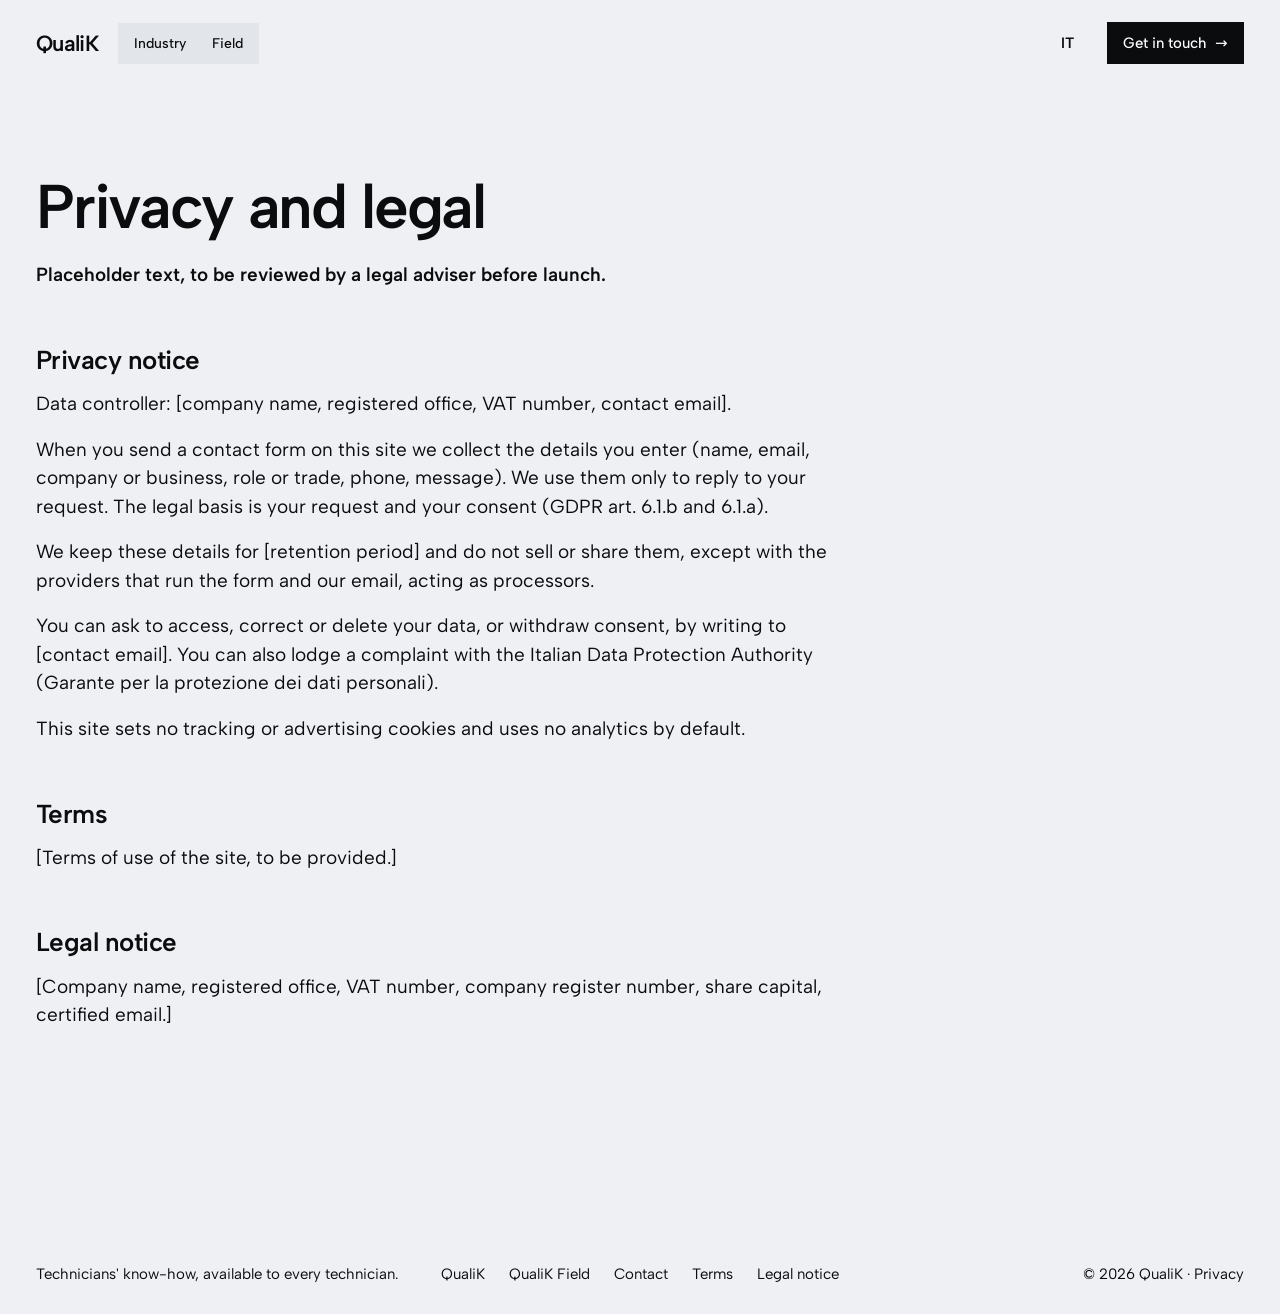
<file: privacy.html>
<!doctype html>
<html lang="en">
<head>
<meta charset="utf-8">
<meta name="viewport" content="width=device-width, initial-scale=1">
<title>Privacy and legal — QualiK</title>
<meta name="description" content="Privacy notice, terms and legal notice for QualiK and QualiK Field.">
<link rel="canonical" href="https://www.qualik.example/privacy">
<link rel="alternate" hreflang="en" href="https://www.qualik.example/privacy">
<link rel="alternate" hreflang="it" href="https://www.qualik.example/it/privacy">
<link rel="alternate" hreflang="x-default" href="https://www.qualik.example/privacy">
<meta name="theme-color" content="#eef0f3">
<link rel="icon" href="data:image/svg+xml,%3Csvg xmlns='http://www.w3.org/2000/svg' viewBox='0 0 32 32'%3E%3Crect width='32' height='32' fill='%230b0c0e'/%3E%3Cpath d='M10 7h4v7.2L20.3 7h5l-6.8 7.6L25.8 25h-4.9l-5.2-7.6-1.7 1.9V25h-4z' fill='%23fff'/%3E%3C/svg%3E">
<link rel="preconnect" href="https://fonts.googleapis.com">
<link rel="preconnect" href="https://fonts.gstatic.com" crossorigin>
<link href="https://fonts.googleapis.com/css2?family=Albert+Sans:wght@400;500;600&display=swap" rel="stylesheet">
<link rel="stylesheet" href="css/site.css">
<script>document.documentElement.classList.add('js')</script>
</head>
<body>
<header class="wrap">
  <nav class="nav" aria-label="Main">
    <div class="brand"><a class="wordmark" href="index.html" aria-label="QualiK home">QualiK</a><div class="switch" role="group" aria-label="Choose a product"><a href="index.html">Industry</a><a href="field.html">Field</a></div></div>
    <ul>
      <li class="lang"><a href="it/privacy.html" hreflang="it" lang="it" aria-label="Versione italiana">IT</a></li>
      <li class="cta"><a class="btn" href="index.html#contact">Get in touch <span class="arr" aria-hidden="true">→</span></a></li>
    </ul>
  </nav>
</header>
<main class="wrap legal">
  <h1>Privacy and legal</h1>
  <p><strong>Placeholder text, to be reviewed by a legal adviser before launch.</strong></p>
  <h2 id="privacy">Privacy notice</h2>
  <p>Data controller: [company name, registered office, VAT number, contact email].</p>
  <p>When you send a contact form on this site we collect the details you enter (name, email, company or business, role or trade, phone, message). We use them only to reply to your request. The legal basis is your request and your consent (GDPR art. 6.1.b and 6.1.a).</p>
  <p>We keep these details for [retention period] and do not sell or share them, except with the providers that run the form and our email, acting as processors.</p>
  <p>You can ask to access, correct or delete your data, or withdraw consent, by writing to [contact email]. You can also lodge a complaint with the Italian Data Protection Authority (Garante per la protezione dei dati personali).</p>
  <p>This site sets no tracking or advertising cookies and uses no analytics by default.</p>
  <h2 id="terms">Terms</h2>
  <p>[Terms of use of the site, to be provided.]</p>
  <h2 id="legal">Legal notice</h2>
  <p>[Company name, registered office, VAT number, company register number, share capital, certified email.]</p>
</main>
<footer class="wrap">
  <div class="line">
    <p>Technicians' know-how, available to every technician.</p>
    <ul>
      <li><a href="index.html">QualiK</a></li>
      <li><a href="field.html">QualiK Field</a></li>
      <li><a href="index.html#contact">Contact</a></li>
      <li><a href="privacy.html#terms">Terms</a></li>
      <li><a href="privacy.html#legal">Legal notice</a></li>
    </ul>
    <p>© 2026 QualiK · <a href="privacy.html">Privacy</a></p>
  </div>
</footer>
</body>
</html>
</file>
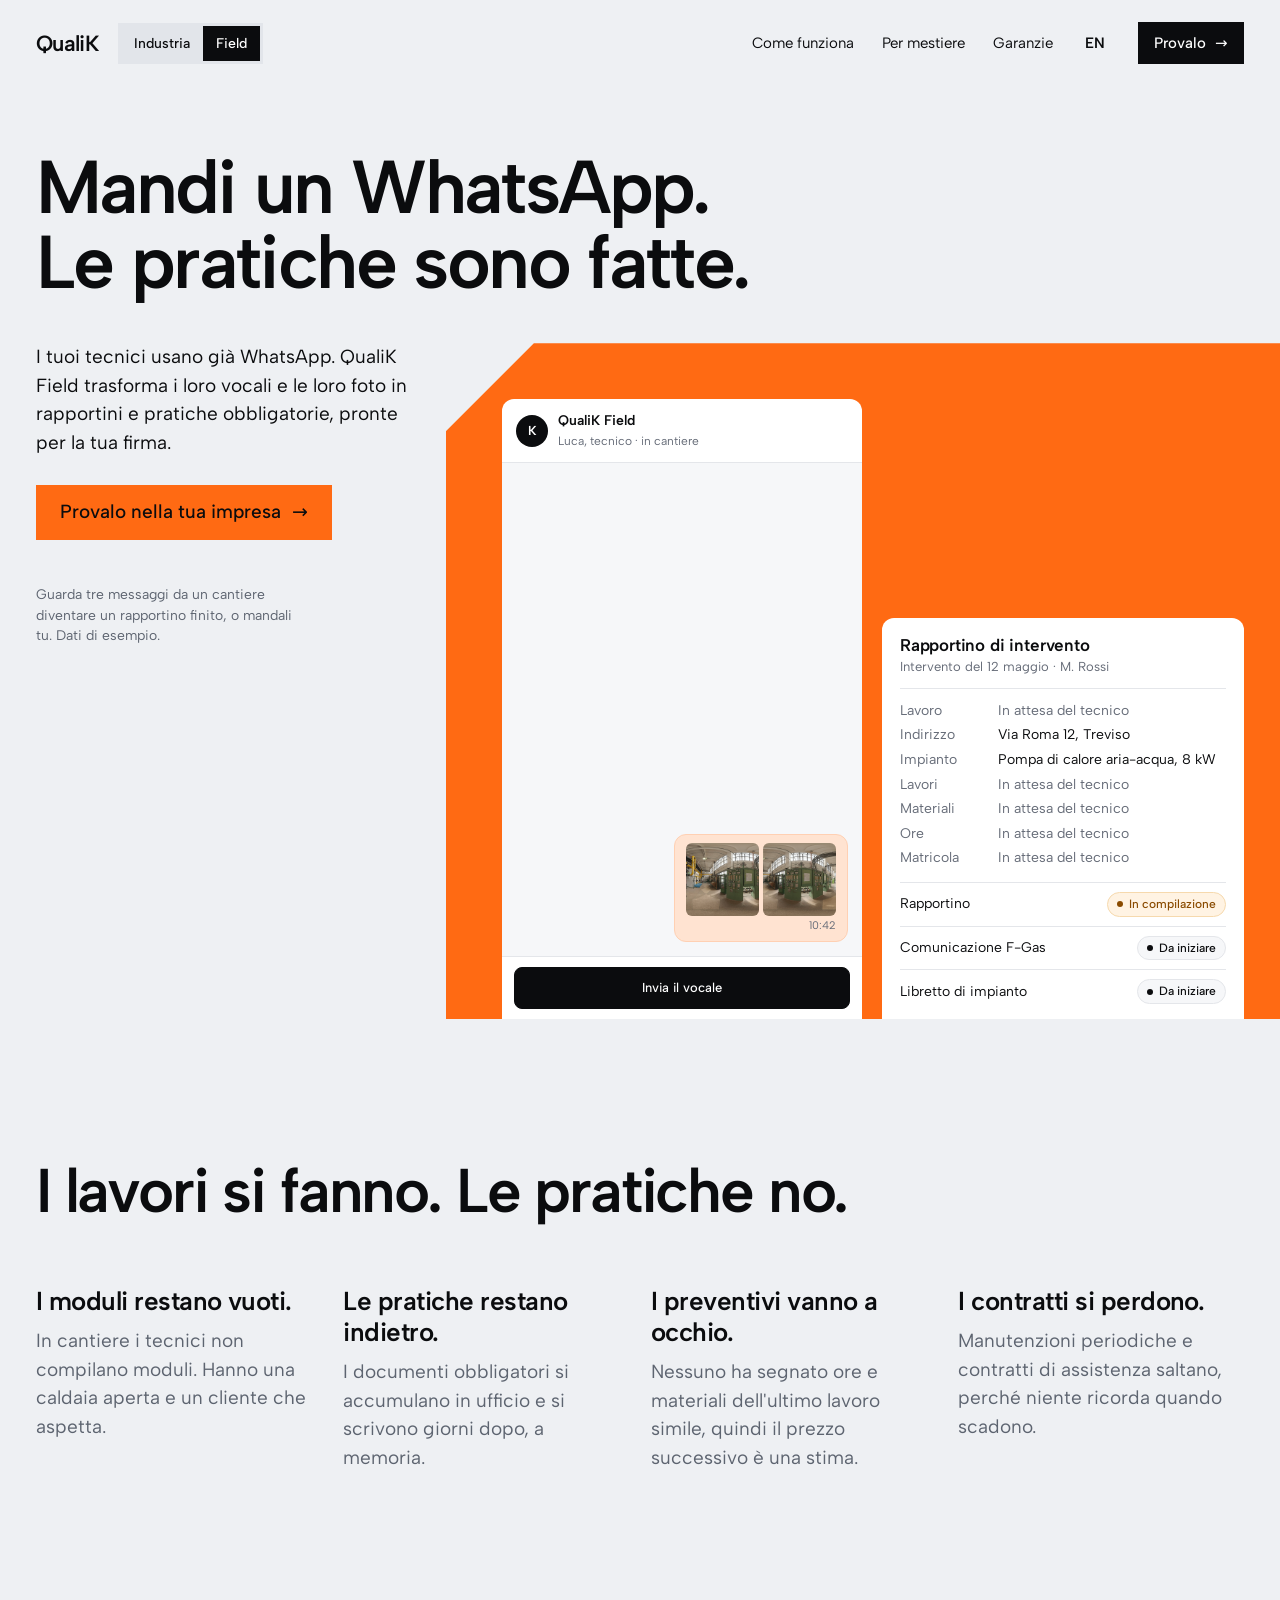
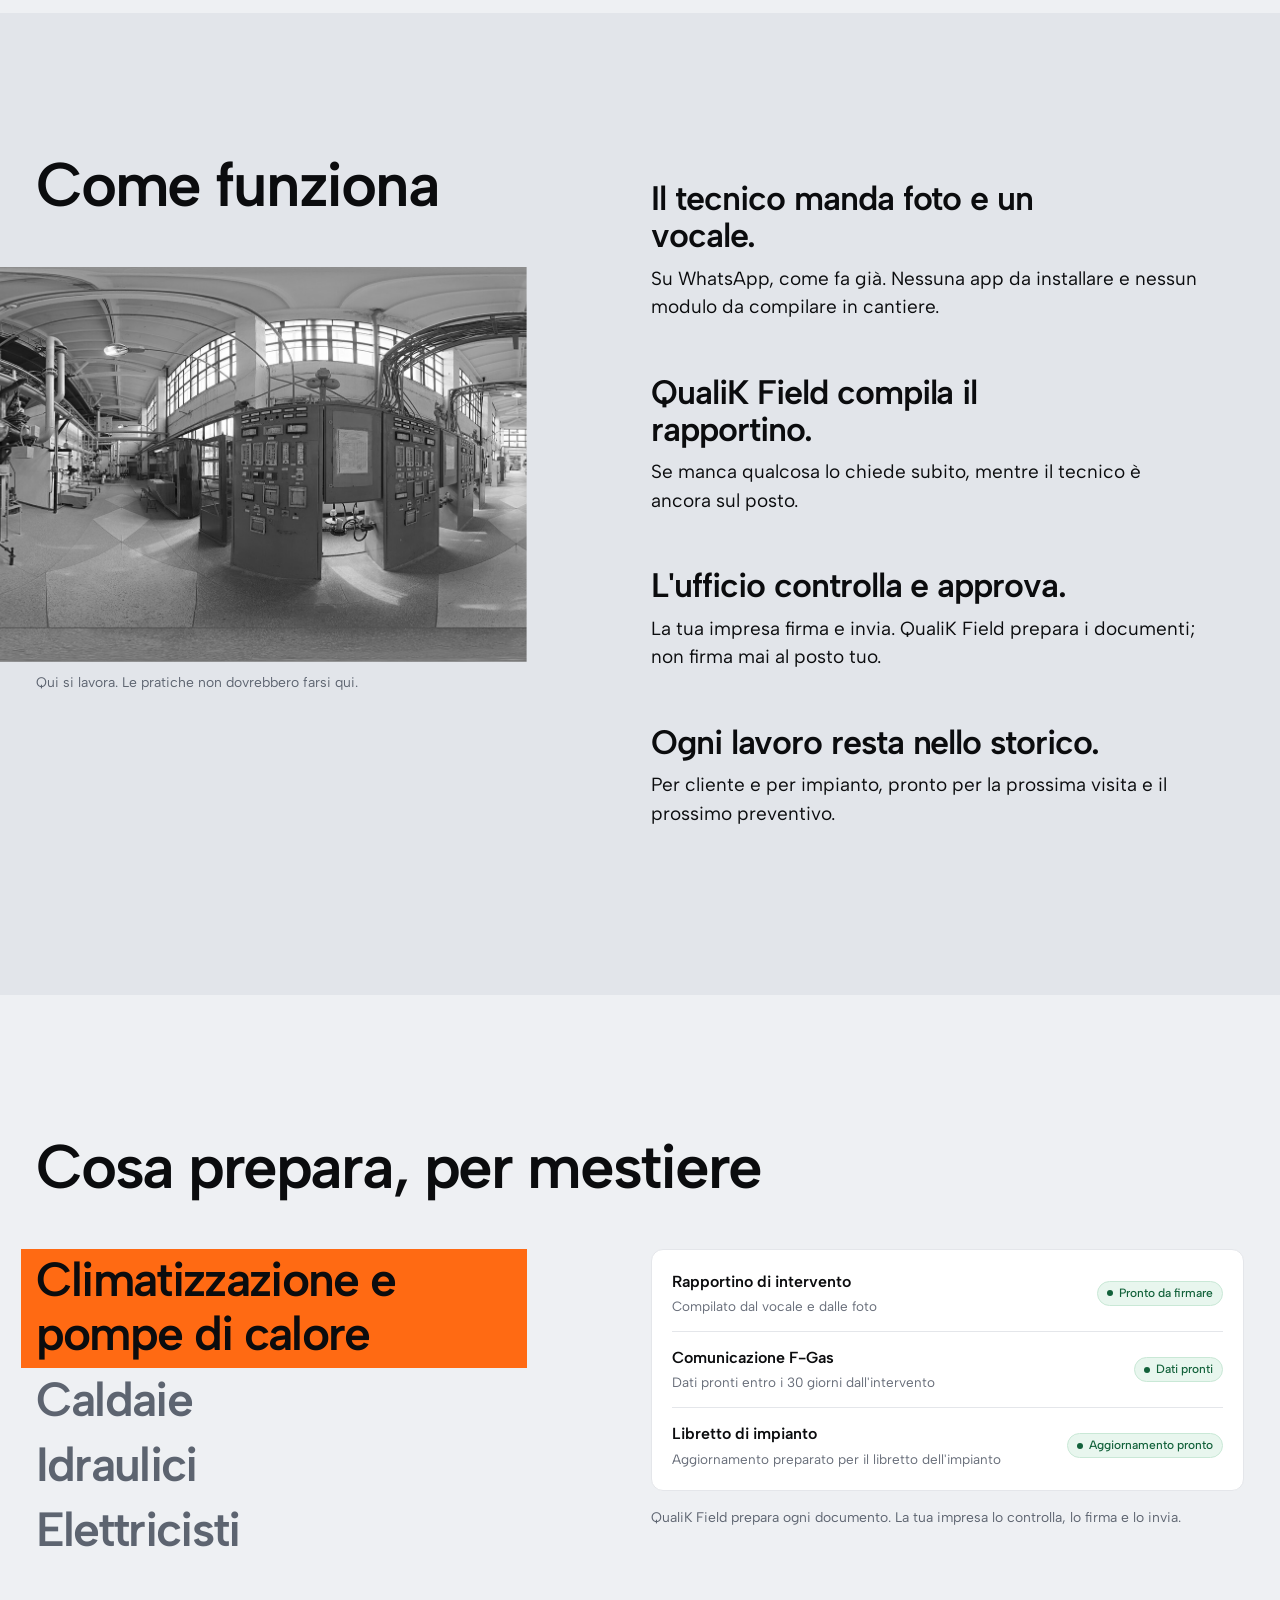
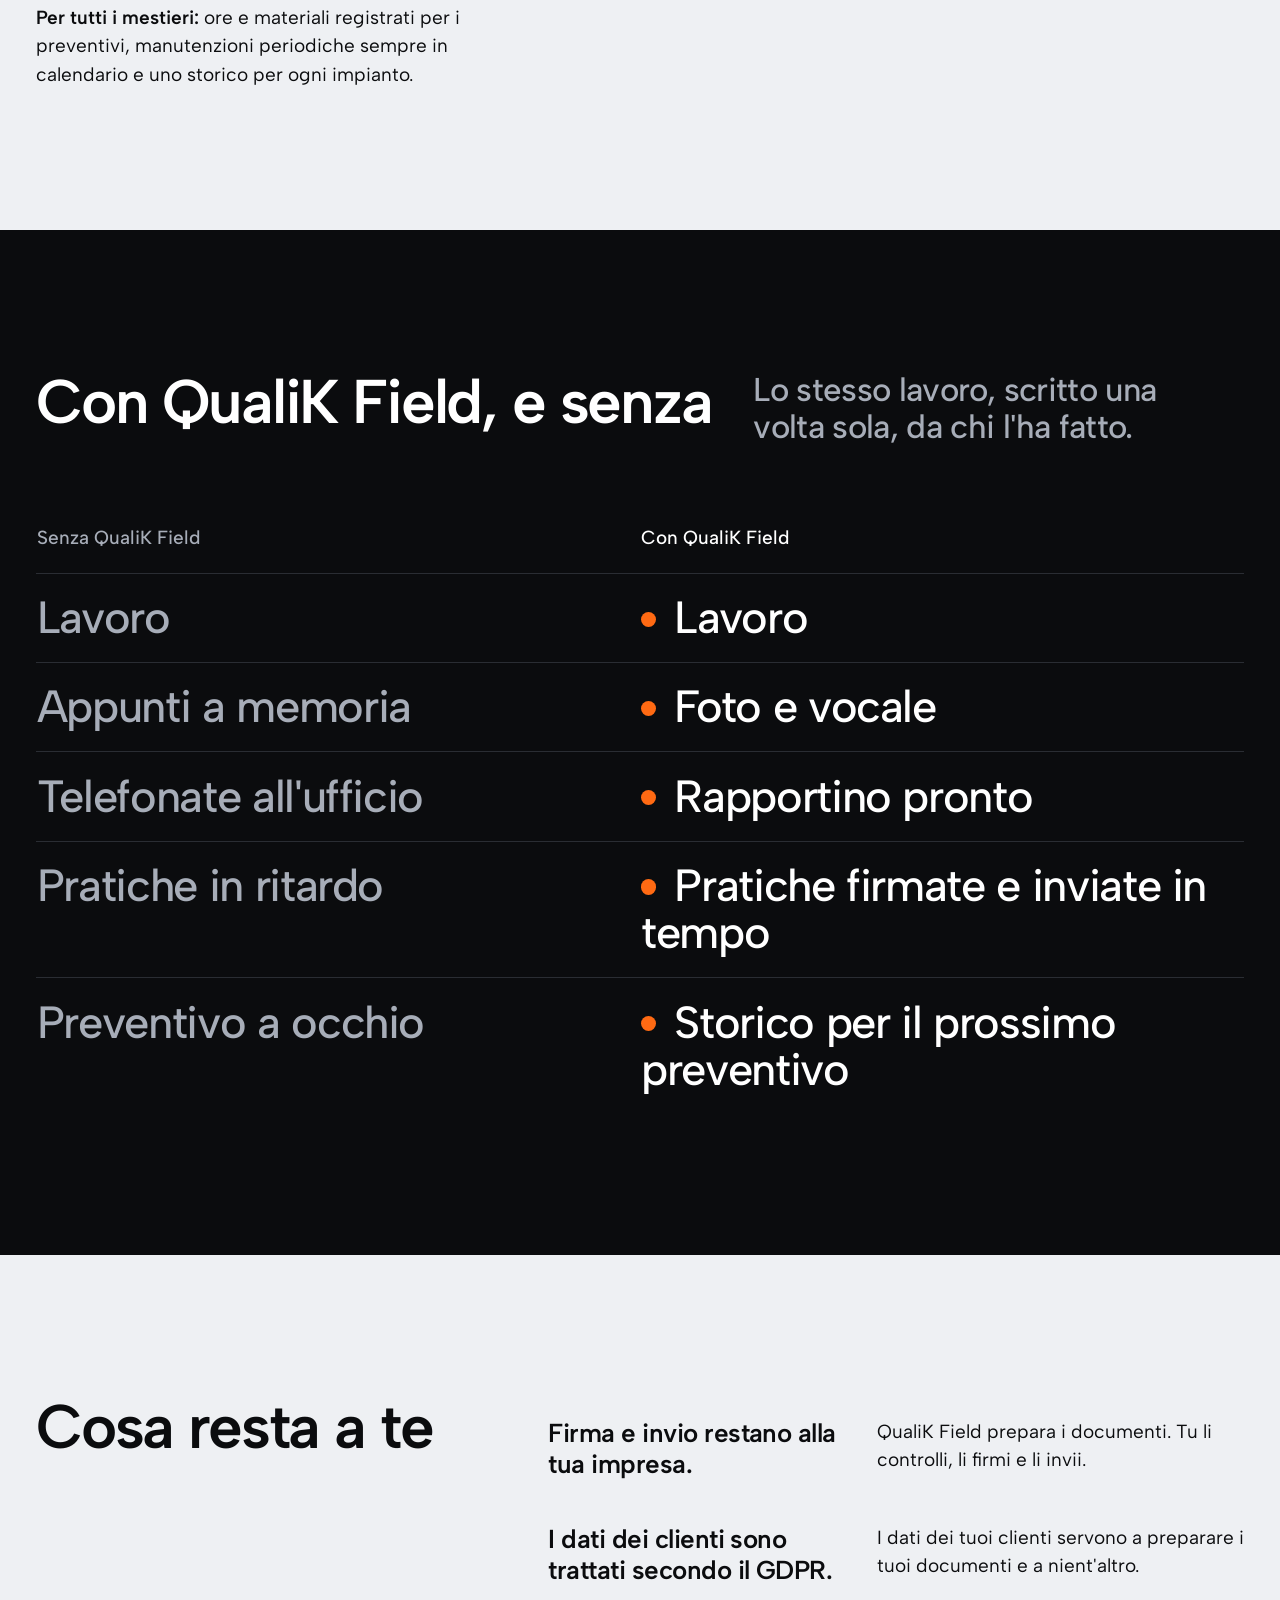
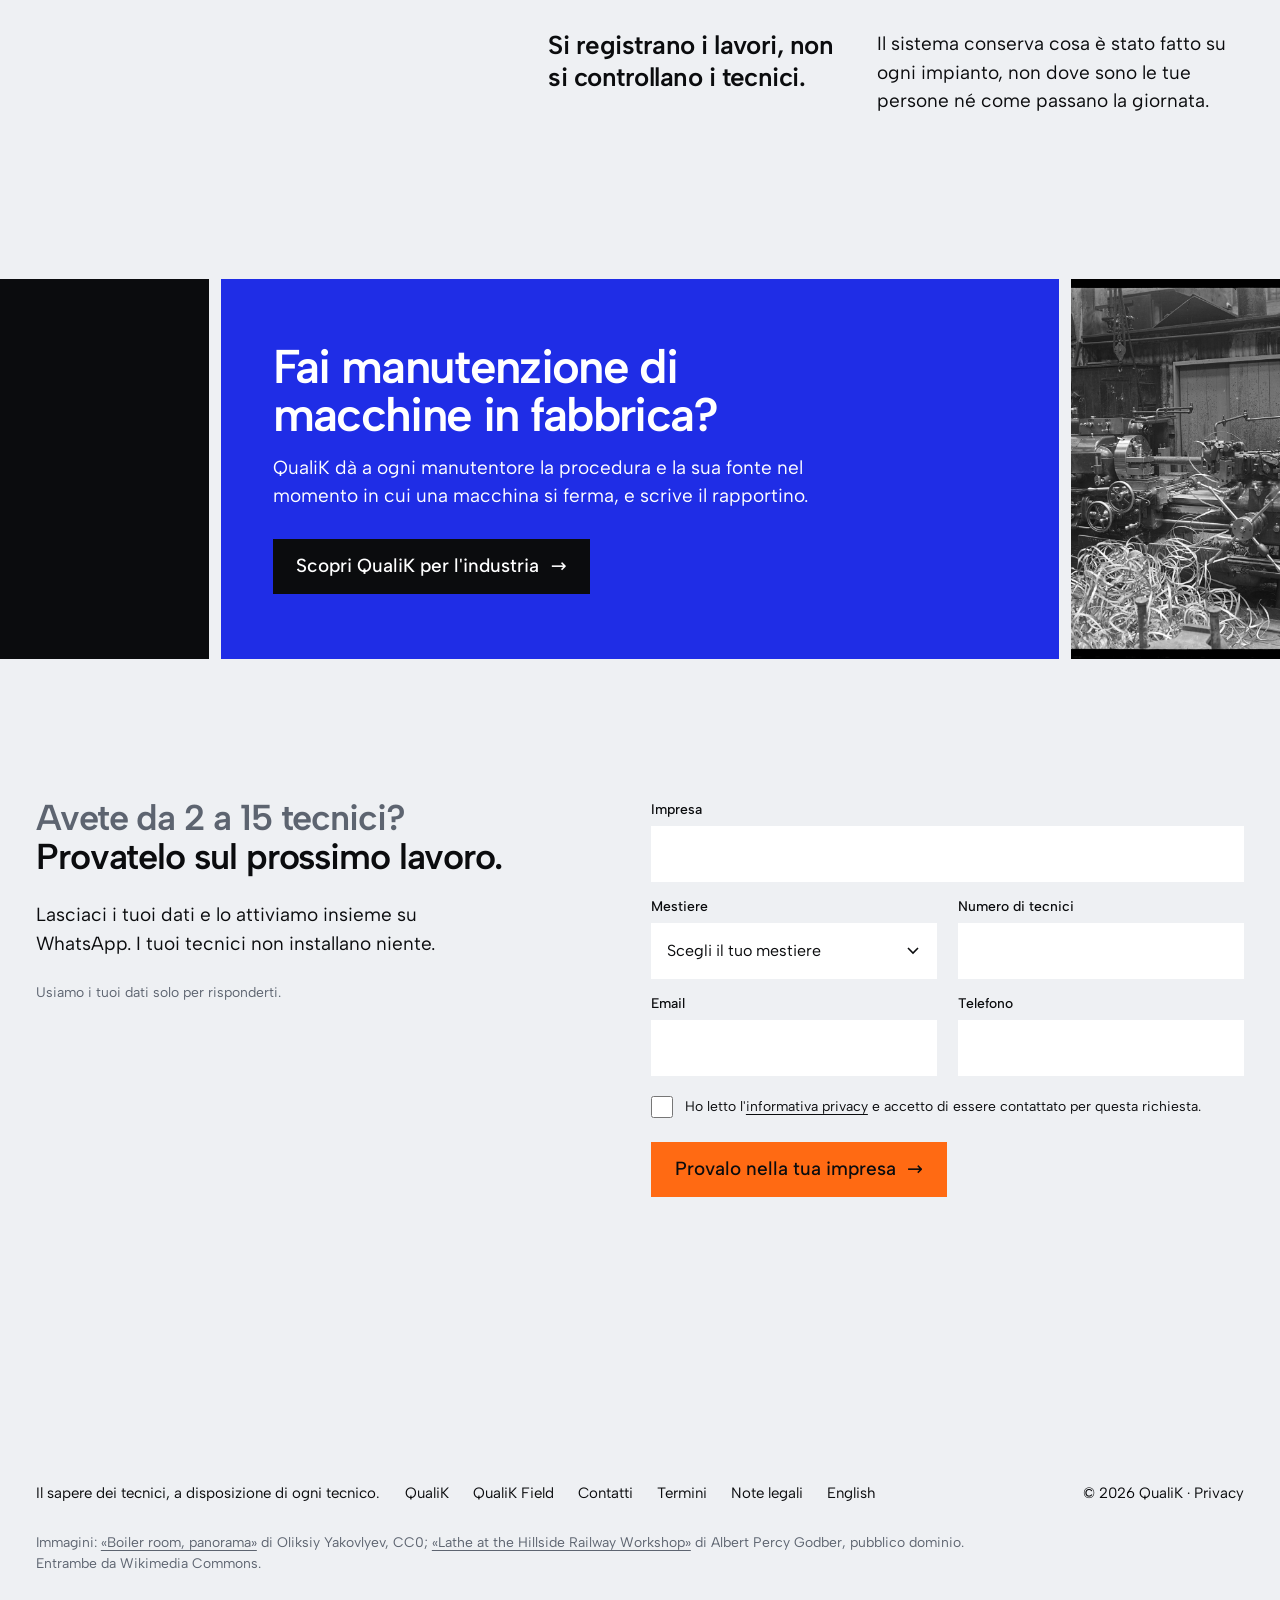
<file: it/field.html>
<!doctype html>
<html lang="it" class="field-page">
<head>
<meta charset="utf-8">
<meta name="viewport" content="width=device-width, initial-scale=1">
<title>QualiK Field — Rapportini dai vocali e dalle foto WhatsApp</title>
<meta name="description" content="QualiK Field trasforma i vocali e le foto WhatsApp dei tuoi tecnici in rapportini, pratiche obbligatorie pronte da firmare e uno storico per ogni impianto. Per installatori di climatizzazione, idraulici ed elettricisti.">
<link rel="canonical" href="https://www.qualik.example/it/field">
<link rel="alternate" hreflang="en" href="https://www.qualik.example/field">
<link rel="alternate" hreflang="it" href="https://www.qualik.example/it/field">
<link rel="alternate" hreflang="x-default" href="https://www.qualik.example/field">
<meta property="og:type" content="website">
<meta property="og:site_name" content="QualiK">
<meta property="og:locale" content="it_IT">
<meta property="og:title" content="QualiK Field — Mandi un WhatsApp. Le pratiche sono fatte.">
<meta property="og:description" content="I tuoi tecnici mandano foto e un vocale. QualiK Field prepara il rapportino e le pratiche. La tua impresa firma e invia.">
<meta property="og:image" content="https://www.qualik.example/assets/og-field.jpg">
<meta name="twitter:card" content="summary_large_image">
<meta name="theme-color" content="#eef0f3">
<link rel="icon" href="data:image/svg+xml,%3Csvg xmlns='http://www.w3.org/2000/svg' viewBox='0 0 32 32'%3E%3Crect width='32' height='32' fill='%230b0c0e'/%3E%3Cpath d='M10 7h4v7.2L20.3 7h5l-6.8 7.6L25.8 25h-4.9l-5.2-7.6-1.7 1.9V25h-4z' fill='%23ff6a13'/%3E%3C/svg%3E">
<link rel="preconnect" href="https://fonts.googleapis.com">
<link rel="preconnect" href="https://fonts.gstatic.com" crossorigin>
<link href="https://fonts.googleapis.com/css2?family=Albert+Sans:wght@400;500;600&display=swap" rel="stylesheet">
<link rel="stylesheet" href="../css/site.css">
<script>document.documentElement.classList.add('js')</script>
<script type="application/ld+json">
{"@context":"https://schema.org","@type":"SoftwareApplication","name":"QualiK Field","inLanguage":"it","applicationCategory":"BusinessApplication","operatingSystem":"Web","publisher":{"@type":"Organization","name":"QualiK","url":"https://www.qualik.example/"},"description":"Rapportini e pratiche obbligatorie preparati dai vocali e dalle foto WhatsApp, per imprese di installazione e manutenzione."}
</script>
</head>
<body>

<header class="wrap">
  <nav class="nav" aria-label="Principale">
    <div class="brand"><a class="wordmark" href="index.html" aria-label="QualiK, home">QualiK</a><div class="switch" role="group" aria-label="Scegli un prodotto"><a href="index.html">Industria</a><a href="field.html" aria-current="page">Field</a></div></div>
    <ul>
      <li class="opt"><a href="#come">Come funziona</a></li>
      <li class="opt"><a href="#mestieri">Per mestiere</a></li>
      <li class="opt"><a href="#garanzie">Garanzie</a></li>
      <li class="lang"><a href="../field.html" hreflang="en" lang="en" aria-label="English version">EN</a></li>
      <li class="cta"><a class="btn" href="#contatti">Provalo <span class="arr" aria-hidden="true">→</span></a></li>
    </ul>
  </nav>
</header>

<main>

<section class="hero">
  <div class="wrap grid">
    <h1 data-r>Mandi un WhatsApp.<br>Le pratiche sono fatte.</h1>
    <div class="hero-copy">
      <p data-r>I tuoi tecnici usano già WhatsApp. QualiK Field trasforma i loro vocali e le loro foto in rapportini e pratiche obbligatorie, pronte per la tua firma.</p>
      <a class="btn btn-accent" href="#contatti" data-r>Provalo nella tua impresa <span class="arr" aria-hidden="true">→</span></a>
      <p class="hint small muted" data-r>Guarda tre messaggi da un cantiere diventare un rapportino finito, o mandali tu. Dati di esempio.</p>
    </div>

    <div class="stage" data-r>
      <div class="chat" data-ui id="chat">
        <div class="chat-head"><span class="av" aria-hidden="true">K</span><div><b>QualiK Field</b><span>Luca, tecnico · in cantiere</span></div></div>
        <div class="chat-body" aria-live="polite">
          <div class="msg me" data-at="1">
            <div class="thumbs">
              <img src="../assets/boiler-room.jpg" width="1600" height="800" alt="Foto della centrale termica inviata dal tecnico" style="object-position:22% 60%">
              <img src="../assets/boiler-room.jpg" width="1600" height="800" alt="Seconda foto della centrale termica, quadri di controllo" style="object-position:48% 45%">
            </div>
            <time>10:42</time>
          </div>
          <div class="msg me" data-at="2">
            <div class="voice"><span class="play" aria-hidden="true"></span><span class="wave" data-n="26" aria-hidden="true"></span><span>0:38</span></div>
            <span class="sr">Vocale, 38 secondi</span>
            <time>10:43</time>
          </div>
          <div class="msg" data-at="2">Rapportino pronto: manutenzione pompa di calore, Via Roma 12. Manca solo una cosa: la matricola dell'unità esterna.<time>10:43</time></div>
          <div class="msg me" data-at="3">4471-22-0931<time>10:45</time></div>
          <div class="msg" data-at="3">Grazie. Il rapportino è in ufficio, con i dati F-Gas e l'aggiornamento del libretto.<time>10:45</time></div>
        </div>
        <div class="chat-foot"><button class="ui-btn" id="chat-next">Ricomincia</button></div>
      </div>

      <div class="job" data-ui id="job">
        <div class="cd-head">
          <div><p class="cd-title">Rapportino di intervento</p><p class="cd-meta">Intervento del 12 maggio · M. Rossi</p></div>
        </div>
        <dl class="report">
          <dt>Lavoro</dt><dd data-k="job">Manutenzione pompa di calore</dd>
          <dt>Indirizzo</dt><dd data-k="site">Via Roma 12, Treviso</dd>
          <dt>Impianto</dt><dd data-k="system">Pompa di calore aria-acqua, 8 kW</dd>
          <dt>Lavori</dt><dd data-k="work">Pulita la batteria esterna, controllo perdite sul circuito frigorifero, nessuna perdita</dd>
          <dt>Materiali</dt><dd data-k="materials">Filtro × 1</dd>
          <dt>Ore</dt><dd data-k="hours">1,5 h</dd>
          <dt>Matricola</dt><dd data-k="serial">4471-22-0931</dd>
        </dl>
        <ul class="docs">
          <li><span>Rapportino</span><span class="pill ok" data-d="report"><i></i>Pronto per l'ufficio</span></li>
          <li><span>Comunicazione F-Gas</span><span class="pill ok" data-d="fgas"><i></i>Dati pronti</span></li>
          <li><span>Libretto di impianto</span><span class="pill ok" data-d="logbook"><i></i>Aggiornamento pronto</span></li>
        </ul>
      </div>
    </div>
  </div>
</section>

<section class="problem" aria-labelledby="p-h">
  <div class="wrap grid">
    <h2 id="p-h" data-r>I lavori si fanno. Le pratiche no.</h2>
    <p class="col" data-r><b>I moduli restano vuoti.</b>In cantiere i tecnici non compilano moduli. Hanno una caldaia aperta e un cliente che aspetta.</p>
    <p class="col" data-r><b>Le pratiche restano indietro.</b>I documenti obbligatori si accumulano in ufficio e si scrivono giorni dopo, a memoria.</p>
    <p class="col" data-r><b>I preventivi vanno a occhio.</b>Nessuno ha segnato ore e materiali dell'ultimo lavoro simile, quindi il prezzo successivo è una stima.</p>
    <p class="col" data-r><b>I contratti si perdono.</b>Manutenzioni periodiche e contratti di assistenza saltano, perché niente ricorda quando scadono.</p>
  </div>
</section>

<section class="steps" id="come" aria-labelledby="s-h">
  <div class="wrap grid">
    <div class="side">
      <h2 id="s-h" data-r>Come funziona</h2>
      <figure class="shutter" data-shutter>
        <img src="../assets/boiler-room.jpg" width="1600" height="800" alt="Una centrale termica con caldaie, quadri di controllo e tubazioni gialle." loading="lazy" decoding="async" style="object-position:28% 50%">
      </figure>
      <p class="small muted" style="margin-top:10px" data-r>Qui si lavora. Le pratiche non dovrebbero farsi qui.</p>
    </div>
    <ol>
      <li data-r><b>Il tecnico manda foto e un vocale.</b><p>Su WhatsApp, come fa già. Nessuna app da installare e nessun modulo da compilare in cantiere.</p></li>
      <li data-r><b>QualiK Field compila il rapportino.</b><p>Se manca qualcosa lo chiede subito, mentre il tecnico è ancora sul posto.</p></li>
      <li data-r><b>L'ufficio controlla e approva.</b><p>La tua impresa firma e invia. QualiK Field prepara i documenti; non firma mai al posto tuo.</p></li>
      <li data-r><b>Ogni lavoro resta nello storico.</b><p>Per cliente e per impianto, pronto per la prossima visita e il prossimo preventivo.</p></li>
    </ol>
  </div>
</section>

<section class="trades" id="mestieri" aria-labelledby="tr-h">
  <div class="wrap grid">
    <h2 id="tr-h" data-r>Cosa prepara, per mestiere</h2>
    <div role="tablist" aria-label="Mestieri" aria-orientation="vertical" data-r>
      <button role="tab" id="tab-ac" aria-controls="p-ac" aria-selected="true">Climatizzazione e pompe di calore</button>
      <button role="tab" id="tab-bo" aria-controls="p-bo" aria-selected="false" tabindex="-1">Caldaie</button>
      <button role="tab" id="tab-pl" aria-controls="p-pl" aria-selected="false" tabindex="-1">Idraulici</button>
      <button role="tab" id="tab-el" aria-controls="p-el" aria-selected="false" tabindex="-1">Elettricisti</button>
    </div>
    <div class="panels" data-r>
      <div role="tabpanel" id="p-ac" aria-labelledby="tab-ac">
        <ul class="pack" data-ui>
          <li><b>Rapportino di intervento</b><span class="sub">Compilato dal vocale e dalle foto</span><span class="pill ok"><i></i>Pronto da firmare</span></li>
          <li><b>Comunicazione F-Gas</b><span class="sub">Dati pronti entro i 30 giorni dall'intervento</span><span class="pill ok"><i></i>Dati pronti</span></li>
          <li><b>Libretto di impianto</b><span class="sub">Aggiornamento preparato per il libretto dell'impianto</span><span class="pill ok"><i></i>Aggiornamento pronto</span></li>
        </ul>
      </div>
      <div role="tabpanel" id="p-bo" aria-labelledby="tab-bo" hidden>
        <ul class="pack" data-ui>
          <li><b>Rapportino di intervento</b><span class="sub">Compilato dal vocale e dalle foto</span><span class="pill ok"><i></i>Pronto da firmare</span></li>
          <li><b>Libretto di impianto e rapporto di controllo</b><span class="sub">Preparati dalle letture che invia il tecnico</span><span class="pill ok"><i></i>Pronti da firmare</span></li>
          <li><b>Promemoria dei controlli</b><span class="sub">Il prossimo controllo, per impianto</span><span class="pill"><i></i>In calendario</span></li>
        </ul>
      </div>
      <div role="tabpanel" id="p-pl" aria-labelledby="tab-pl" hidden>
        <ul class="pack" data-ui>
          <li><b>Rapportino di intervento</b><span class="sub">Compilato dal vocale e dalle foto</span><span class="pill ok"><i></i>Pronto da firmare</span></li>
          <li><b>Dichiarazione di conformità (DM 37/08)</b><span class="sub">Con la relazione dei materiali allegata</span><span class="pill ok"><i></i>Pronta da firmare</span></li>
        </ul>
      </div>
      <div role="tabpanel" id="p-el" aria-labelledby="tab-el" hidden>
        <ul class="pack" data-ui>
          <li><b>Rapportino di intervento</b><span class="sub">Compilato dal vocale e dalle foto</span><span class="pill ok"><i></i>Pronto da firmare</span></li>
          <li><b>Dichiarazione di conformità (DM 37/08)</b><span class="sub">Con la relazione dei materiali allegata</span><span class="pill ok"><i></i>Pronta da firmare</span></li>
          <li><b>Archivio delle dichiarazioni</b><span class="sub">Ogni dichiarazione, archiviata per cliente</span><span class="pill"><i></i>Archiviata</span></li>
          <li><b>Promemoria delle verifiche periodiche</b><span class="sub">Per i tuoi clienti aziendali</span><span class="pill"><i></i>In calendario</span></li>
        </ul>
      </div>
      <p class="note small">QualiK Field prepara ogni documento. La tua impresa lo controlla, lo firma e lo invia.</p>
    </div>
    <p class="everyone" data-r><b>Per tutti i mestieri:</b> ore e materiali registrati per i preventivi, manutenzioni periodiche sempre in calendario e uno storico per ogni impianto.</p>
  </div>
</section>

<section class="versus" aria-labelledby="vs-h" style="margin-top:0">
  <div class="wrap grid">
    <h2 id="vs-h" data-r>Con QualiK Field, e senza</h2>
    <p class="statement" data-r>Lo stesso lavoro, scritto una volta sola, da chi l'ha fatto.</p>
    <table>
      <thead><tr><th scope="col">Senza QualiK Field</th><th scope="col">Con QualiK Field</th></tr></thead>
      <tbody>
        <tr data-r><td>Lavoro</td><td>Lavoro</td></tr>
        <tr data-r><td>Appunti a memoria</td><td>Foto e vocale</td></tr>
        <tr data-r><td>Telefonate all'ufficio</td><td>Rapportino pronto</td></tr>
        <tr data-r><td>Pratiche in ritardo</td><td>Pratiche firmate e inviate in tempo</td></tr>
        <tr data-r><td>Preventivo a occhio</td><td>Storico per il prossimo preventivo</td></tr>
      </tbody>
    </table>
  </div>
</section>

<section class="guarantees" id="garanzie" aria-labelledby="g-h">
  <div class="wrap grid">
    <h2 id="g-h" class="g-head" data-r>Cosa resta a te</h2>
    <div class="g-body">
      <ul>
        <li data-r><b>Firma e invio restano alla tua impresa.</b><span>QualiK Field prepara i documenti. Tu li controlli, li firmi e li invii.</span></li>
        <li data-r><b>I dati dei clienti sono trattati secondo il GDPR.</b><span>I dati dei tuoi clienti servono a preparare i tuoi documenti e a nient'altro.</span></li>
        <li data-r><b>Si registrano i lavori, non si controllano i tecnici.</b><span>Il sistema conserva cosa è stato fatto su ogni impianto, non dove sono le tue persone né come passano la giornata.</span></li>
      </ul>
    </div>
  </div>
</section>

<section class="tiles" aria-labelledby="t-h" style="padding-top:0">
  <div class="wrap">
    <div class="row">
      <div class="tile flat" aria-hidden="true"></div>
      <div class="tile main blue" data-r>
        <h2 id="t-h">Fai manutenzione di macchine in fabbrica?</h2>
        <p>QualiK dà a ogni manutentore la procedura e la sua fonte nel momento in cui una macchina si ferma, e scrive il rapportino.</p>
        <a class="btn" href="index.html">Scopri QualiK per l'industria <span class="arr" aria-hidden="true">→</span></a>
      </div>
      <div class="tile pic" aria-hidden="true"><img src="../assets/lathe-hillside-workshop.jpg" width="1600" height="1185" alt="" loading="lazy" decoding="async"></div>
    </div>
  </div>
</section>

<section class="contact" id="contatti" aria-labelledby="c-h">
  <div class="wrap grid">
    <div class="prompt">
      <h2 id="c-h" data-r><span>Avete da 2 a 15 tecnici?</span><span>Provatelo sul prossimo lavoro.</span></h2>
      <p data-r>Lasciaci i tuoi dati e lo attiviamo insieme su WhatsApp. I tuoi tecnici non installano niente.</p>
      <p class="small muted" data-r>Usiamo i tuoi dati solo per risponderti.</p>
    </div>
    <form action="#" method="post" novalidate>
      <input type="hidden" name="product" value="qualik-field">
      <input type="hidden" name="lang" value="it">
      <label class="f wide"><span>Impresa</span><input name="business" autocomplete="organization" required></label>
      <label class="f"><span>Mestiere</span>
        <select name="trade" required>
          <option value="">Scegli il tuo mestiere</option>
          <option>Climatizzazione e pompe di calore</option>
          <option>Caldaie</option>
          <option>Idraulica</option>
          <option>Impianti elettrici</option>
          <option>Altro</option>
        </select>
      </label>
      <label class="f"><span>Numero di tecnici</span><input name="technicians" type="number" min="1" max="99" inputmode="numeric"></label>
      <label class="f"><span>Email</span><input name="email" type="email" autocomplete="email" required></label>
      <label class="f"><span>Telefono</span><input name="phone" type="tel" autocomplete="tel"></label>
      <label class="consent"><input type="checkbox" name="privacy" required><span>Ho letto l'<a href="privacy.html">informativa privacy</a> e accetto di essere contattato per questa richiesta.</span></label>
      <div class="send">
        <button class="btn btn-accent" type="submit">Provalo nella tua impresa <span class="arr" aria-hidden="true">→</span></button>
        <p class="done small" role="status" hidden></p>
      </div>
    </form>
  </div>
</section>

</main>

<footer class="wrap">
  <div class="line">
    <p>Il sapere dei tecnici, a disposizione di ogni tecnico.</p>
    <ul>
      <li><a href="index.html">QualiK</a></li>
      <li><a href="field.html">QualiK Field</a></li>
      <li><a href="#contatti">Contatti</a></li>
      <li><a href="privacy.html#termini">Termini</a></li>
      <li><a href="privacy.html#note-legali">Note legali</a></li>
      <li><a href="../field.html" hreflang="en" lang="en">English</a></li>
    </ul>
    <p>© 2026 QualiK · <a href="privacy.html">Privacy</a></p>
  </div>
  <p class="credits small">Immagini: <a href="https://commons.wikimedia.org/wiki/File:Boiler_room_%E2%80%93_Panorama_(Oliksiy_Yakovlyev_via_Poly_Haven).jpg">«Boiler room, panorama»</a> di Oliksiy Yakovlyev, CC0; <a href="https://commons.wikimedia.org/wiki/File:Lathe_at_the_Hillside_Railway_Workshop_ATLIB_224446.png">«Lathe at the Hillside Railway Workshop»</a> di Albert Percy Godber, pubblico dominio. Entrambe da Wikimedia Commons.</p>
</footer>

<script src="../js/config.js" defer></script>
<script src="../js/site.js" defer></script>
</body>
</html>
</file>
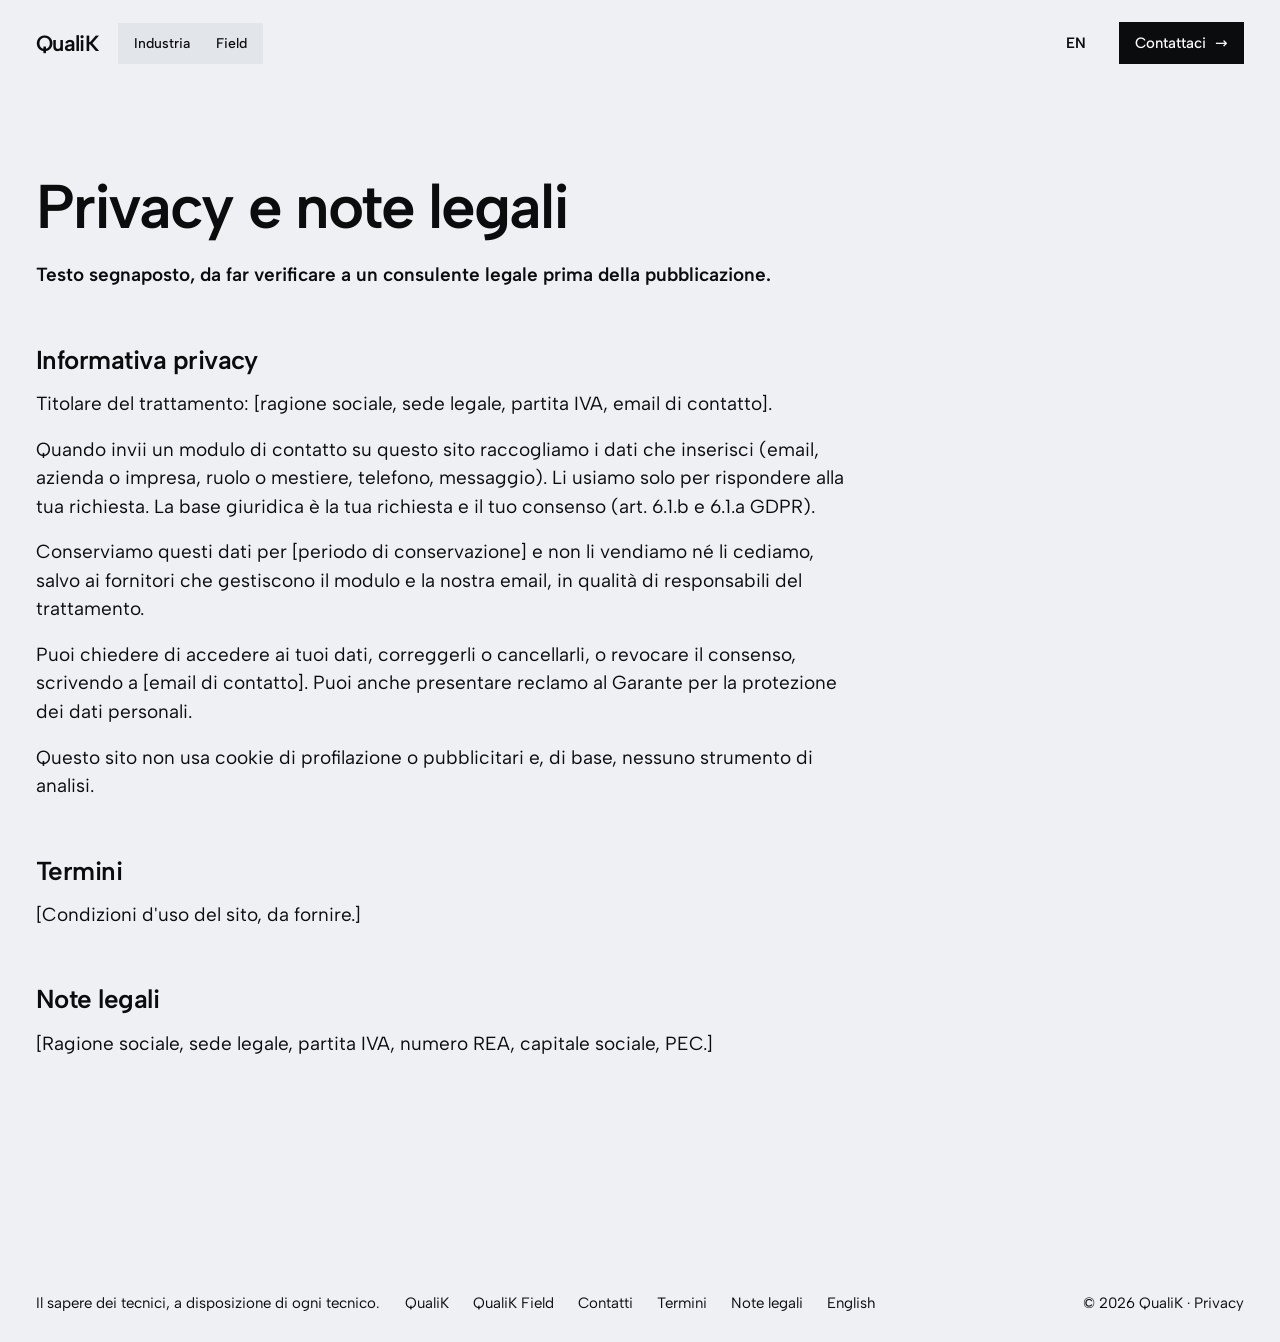
<file: it/privacy.html>
<!doctype html>
<html lang="it">
<head>
<meta charset="utf-8">
<meta name="viewport" content="width=device-width, initial-scale=1">
<title>Privacy e note legali — QualiK</title>
<meta name="description" content="Informativa privacy, termini e note legali di QualiK e QualiK Field.">
<link rel="canonical" href="https://www.qualik.example/it/privacy">
<link rel="alternate" hreflang="en" href="https://www.qualik.example/privacy">
<link rel="alternate" hreflang="it" href="https://www.qualik.example/it/privacy">
<link rel="alternate" hreflang="x-default" href="https://www.qualik.example/privacy">
<meta name="theme-color" content="#eef0f3">
<link rel="icon" href="data:image/svg+xml,%3Csvg xmlns='http://www.w3.org/2000/svg' viewBox='0 0 32 32'%3E%3Crect width='32' height='32' fill='%230b0c0e'/%3E%3Cpath d='M10 7h4v7.2L20.3 7h5l-6.8 7.6L25.8 25h-4.9l-5.2-7.6-1.7 1.9V25h-4z' fill='%23fff'/%3E%3C/svg%3E">
<link rel="preconnect" href="https://fonts.googleapis.com">
<link rel="preconnect" href="https://fonts.gstatic.com" crossorigin>
<link href="https://fonts.googleapis.com/css2?family=Albert+Sans:wght@400;500;600&display=swap" rel="stylesheet">
<link rel="stylesheet" href="../css/site.css">
</head>
<body>

<header class="wrap">
  <nav class="nav" aria-label="Principale">
    <div class="brand"><a class="wordmark" href="index.html" aria-label="QualiK, home">QualiK</a><div class="switch" role="group" aria-label="Scegli un prodotto"><a href="index.html">Industria</a><a href="field.html">Field</a></div></div>
    <ul>
      <li class="lang"><a href="../privacy.html" hreflang="en" lang="en" aria-label="English version">EN</a></li>
      <li class="cta"><a class="btn" href="index.html#contatti">Contattaci <span class="arr" aria-hidden="true">→</span></a></li>
    </ul>
  </nav>
</header>

<main class="wrap legal">
  <h1>Privacy e note legali</h1>
  <p><strong>Testo segnaposto, da far verificare a un consulente legale prima della pubblicazione.</strong></p>
  <h2 id="privacy">Informativa privacy</h2>
  <p>Titolare del trattamento: [ragione sociale, sede legale, partita IVA, email di contatto].</p>
  <p>Quando invii un modulo di contatto su questo sito raccogliamo i dati che inserisci (email, azienda o impresa, ruolo o mestiere, telefono, messaggio). Li usiamo solo per rispondere alla tua richiesta. La base giuridica è la tua richiesta e il tuo consenso (art. 6.1.b e 6.1.a GDPR).</p>
  <p>Conserviamo questi dati per [periodo di conservazione] e non li vendiamo né li cediamo, salvo ai fornitori che gestiscono il modulo e la nostra email, in qualità di responsabili del trattamento.</p>
  <p>Puoi chiedere di accedere ai tuoi dati, correggerli o cancellarli, o revocare il consenso, scrivendo a [email di contatto]. Puoi anche presentare reclamo al Garante per la protezione dei dati personali.</p>
  <p>Questo sito non usa cookie di profilazione o pubblicitari e, di base, nessuno strumento di analisi.</p>
  <h2 id="termini">Termini</h2>
  <p>[Condizioni d'uso del sito, da fornire.]</p>
  <h2 id="note-legali">Note legali</h2>
  <p>[Ragione sociale, sede legale, partita IVA, numero REA, capitale sociale, PEC.]</p>
</main>

<footer class="wrap">
  <div class="line">
    <p>Il sapere dei tecnici, a disposizione di ogni tecnico.</p>
    <ul>
      <li><a href="index.html">QualiK</a></li>
      <li><a href="field.html">QualiK Field</a></li>
      <li><a href="index.html#contatti">Contatti</a></li>
      <li><a href="#termini">Termini</a></li>
      <li><a href="#note-legali">Note legali</a></li>
      <li><a href="../privacy.html" hreflang="en" lang="en">English</a></li>
    </ul>
    <p>© 2026 QualiK · <a href="#privacy">Privacy</a></p>
  </div>
</footer>
</body>
</html>
</file>
<file: css/site.css>
/* QualiK mockup B — "the product performs". Tokens first; everything below uses them. */
:root {
  --bg: #eef0f3;
  --surface: #e2e5ea;
  --sheet: #ffffff;
  --ink: #0b0c0e;
  --muted: #5d6470;
  --on-dark-muted: #a7adb8;
  --accent: #1f2de6;
  --accent-ink: #ffffff;
  --field: #ff6a13;

  --m: clamp(20px, 2.8vw, 40px);
  --g: clamp(16px, 1.7vw, 24px);

  --small: clamp(0.8125rem, 0.79rem + 0.1vw, 0.875rem);
  --body: clamp(1.0625rem, 1rem + 0.25vw, 1.1875rem);
  --lead: clamp(1.25rem, 1.1rem + 0.7vw, 1.625rem);
  --head: clamp(2rem, 1.3rem + 3.2vw, 4rem);
  --display: clamp(2.6rem, 1rem + 4.6vw, 5rem);

  --ease: cubic-bezier(0.2, 0.7, 0.2, 1);
  --gap-section: clamp(96px, 11vw, 176px);
}
.field-page { --accent: #ff6a13; --accent-ink: #0b0c0e; }

*, *::before, *::after { box-sizing: border-box; }
html { -webkit-text-size-adjust: 100%; scroll-behavior: smooth; }
body {
  margin: 0; background: var(--bg); color: var(--ink);
  font: 400 var(--body)/1.5 "Albert Sans", system-ui, -apple-system, "Segoe UI", sans-serif;
  -webkit-font-smoothing: antialiased; text-rendering: optimizeLegibility;
}
h1, h2, h3, p, ol, ul, dl, dd, dt, figure, blockquote, table { margin: 0; padding: 0; }
ol, ul { list-style: none; }
img { display: block; max-width: 100%; height: auto; }
a { color: inherit; text-underline-offset: 0.18em; text-decoration-thickness: 1px; }
button, input, textarea, select { font: inherit; color: inherit; }
button { cursor: pointer; }
:focus-visible { outline: 2px solid var(--accent); outline-offset: 3px; }
.field-page :focus-visible { outline-color: var(--ink); }
::selection { background: var(--accent); color: var(--accent-ink); }
.sr { position: absolute; width: 1px; height: 1px; overflow: hidden; clip-path: inset(50%); white-space: nowrap; }

.wrap { padding-inline: var(--m); }
.grid { display: grid; grid-template-columns: repeat(12, minmax(0, 1fr)); column-gap: var(--g); }
section { padding-block: var(--gap-section); }

h1, h2, .display { font-weight: 600; letter-spacing: -0.035em; line-height: 1; text-wrap: balance; }
h1 { font-size: var(--display); }
h2 { font-size: var(--head); }
.lead { font-size: var(--lead); line-height: 1.25; letter-spacing: -0.01em; }
.statement { font-size: clamp(1.5rem, 1.1rem + 1.2vw, 2.25rem); line-height: 1.15; letter-spacing: -0.02em; font-weight: 500; text-wrap: balance; }
.small { font-size: var(--small); line-height: 1.45; }
.muted { color: var(--muted); }
strong, b { font-weight: 600; }

/* Buttons: square, flat, one shape everywhere */
.btn {
  display: inline-flex; align-items: center; gap: 0.6em; border: 0; border-radius: 0;
  background: var(--ink); color: #fff; padding: 0.85em 1.25em; font-weight: 500; font-size: var(--body);
  line-height: 1.2; text-decoration: none; transition: background 0.2s var(--ease), color 0.2s var(--ease), transform 0.15s var(--ease);
}
.btn .arr { display: inline-block; transition: transform 0.25s var(--ease); }
.btn:hover .arr { transform: translateX(4px); }
.btn:hover { background: var(--accent); color: var(--accent-ink); }
.btn:active { transform: translateY(1px); }
.btn-accent { background: var(--accent); color: var(--accent-ink); }
.btn-accent:hover { background: var(--ink); color: #fff; }

/* Navigation: plain row */
.nav { display: flex; align-items: center; justify-content: space-between; gap: 24px; padding-block: 22px; }
.wordmark { font-weight: 600; font-size: 1.375rem; letter-spacing: -0.03em; text-decoration: none; }
.wordmark span { font-weight: 400; }
.nav ul { display: flex; align-items: center; gap: clamp(16px, 2.2vw, 36px); font-size: 0.9375rem; }
.nav ul a { text-decoration: none; padding-block: 6px; }
.nav ul a:hover { text-decoration: underline; }
.nav ul a.btn { padding: 0.8em 1.1em; font-size: 0.9375rem; }
.nav ul a.btn:hover { text-decoration: none; }
@media (max-width: 860px) { .nav .opt { display: none; } }

.brand { display: flex; align-items: center; gap: clamp(12px, 1.6vw, 22px); }
.switch { display: flex; background: var(--surface); padding: 3px; font-size: 0.875rem; font-weight: 500; }
.switch a { padding: 7px 13px; text-decoration: none; transition: background 0.2s var(--ease), color 0.2s var(--ease); }
.switch a:hover { background: var(--bg); }
.switch a[aria-current] { background: var(--ink); color: #fff; }
@media (max-width: 520px) { .nav .cta { display: none; } }
.legal { padding-block: clamp(48px, 7vw, 96px); }
.legal h1 { font-size: var(--head); margin-bottom: 24px; }
.legal h2 { font-size: var(--lead); letter-spacing: -0.02em; margin: 2.2em 0 0.6em; }
.legal p { max-width: 68ch; margin-top: 0.9em; }

/* QualiK Field banner (top) and band */
.topbar { display: flex; justify-content: space-between; align-items: center; gap: 16px; padding: 11px var(--m); background: var(--field); color: var(--ink); text-decoration: none; font-size: 0.9375rem; line-height: 1.35; }
.topbar .go { font-weight: 600; white-space: nowrap; }
.topbar .arr { display: inline-block; transition: transform 0.25s var(--ease); }
.topbar:hover .arr { transform: translateX(4px); }
.topbar:hover b { text-decoration: underline; }
@media (max-width: 640px) { .topbar .long { display: none; } }
.fieldband { background: var(--field); color: var(--ink); padding-block: 0; }
.fieldband .grid { align-items: stretch; }
.fieldband .txt { grid-column: 1 / 7; padding-block: clamp(64px, 8vw, 128px); }
.fieldband h2 { max-width: 15ch; }
.fieldband p { margin-top: 20px; max-width: 44ch; }
.fieldband .trades-line { font-weight: 500; }
.fieldband .btn { margin-top: 28px; }
.fieldband .btn:hover { background: #fff; color: var(--ink); }
.fieldband .pic { grid-column: 8 / -1; margin-right: calc(var(--m) * -1); position: relative; min-height: 420px; overflow: hidden; }
.fieldband .pic img { position: absolute; inset: 0; width: 100%; height: 100%; object-fit: cover; filter: grayscale(1); }
@media (max-width: 900px) {
  .fieldband .txt, .fieldband .pic { grid-column: 1 / -1; }
  .fieldband .txt { padding-block: 56px 40px; }
  .fieldband .pic { margin-inline: calc(var(--m) * -1); min-height: 240px; }
}
.nav .lang a { font-weight: 600; text-decoration: none; padding: 6px 4px; }
.nav .lang a:hover { text-decoration: underline; }

/* Hero */
.hero { padding-block: clamp(36px, 5vw, 72px) 0; overflow: hidden; }
.hero h1 { grid-column: 1 / 10; margin-bottom: clamp(28px, 3.4vw, 52px); }
.hero-copy { grid-column: 1 / 5; padding-bottom: 72px; }
.hero-copy p { max-width: 40ch; }
.hero-copy .btn { margin-top: 28px; }
.hero-copy .hint { margin-top: 44px; max-width: 30ch; }
.stage {
  grid-column: 5 / -1; margin-right: calc(var(--m) * -1); background: var(--accent);
  clip-path: polygon(88px 0, 100% 0, 100% 100%, 0 100%, 0 88px);
  padding: 56px var(--m) 0 56px;
}
@media (max-width: 1000px) {
  .hero h1, .hero-copy { grid-column: 1 / -1; }
  .hero-copy { padding-bottom: 48px; }
  .hero-copy .hint { margin-top: 24px; }
  .stage { grid-column: 1 / -1; margin-inline: calc(var(--m) * -1); padding: 40px 16px 0; clip-path: polygon(72px 0, 100% 0, 100% 100%, 0 100%, 0 72px); }
}

/* ---------- Interface fragments (the product's own conventions live here) ---------- */
[data-ui] {
  --line: #e4e6ea; --ui-muted: #666c78; --ui-bg: #f6f7f9;
  background: var(--sheet); color: var(--ink); border-radius: 12px; font-size: 14px; line-height: 1.4;
  letter-spacing: 0; overflow: hidden;
}
[data-ui] .ui-label { font-size: 12px; color: var(--ui-muted); font-weight: 500; margin-bottom: 8px; }
[data-ui] .pill { display: inline-flex; align-items: center; gap: 6px; font-size: 12px; font-weight: 500; padding: 3px 9px; border-radius: 99px; background: var(--ui-bg); border: 1px solid var(--line); white-space: nowrap; } /* taste-skill-ignore: inside a data-ui fragment or a real table */
[data-ui] .pill.ok { background: #e8f6ee; border-color: #c9e8d6; color: #12613a; }
[data-ui] .pill.warn { background: #fff3e3; border-color: #f6d9ad; color: #8a4b00; }
[data-ui] .pill i { width: 6px; height: 6px; border-radius: 50%; background: currentColor; }
[data-ui] .ui-btn { border: 1px solid var(--ink); background: var(--ink); color: #fff; border-radius: 8px; padding: 8px 14px; font-size: 13px; font-weight: 500; transition: background 0.15s, transform 0.15s; } /* taste-skill-ignore: inside a data-ui fragment or a real table */
[data-ui] .ui-btn:hover { background: #2a2d33; }
[data-ui] .ui-btn:active { transform: scale(0.97); }
[data-ui] .src { font-size: 12px; color: var(--ui-muted); }
[data-ui] .src::before { content: ""; display: inline-block; width: 8px; height: 10px; margin-right: 6px; border: 1px solid currentColor; border-radius: 2px; vertical-align: -1px; } /* taste-skill-ignore: inside a data-ui fragment or a real table */

/* Console (hero) */
.console { display: grid; grid-template-columns: 236px minmax(0, 1fr); max-width: 820px; border-radius: 12px 12px 0 0; }
.console-list { background: var(--ui-bg); border-right: 1px solid var(--line); padding: 16px 10px; } /* taste-skill-ignore: inside a data-ui fragment or a real table */
.console-list .ui-label { padding-inline: 8px; }
.alarm { display: block; width: 100%; text-align: left; border: 0; background: none; border-radius: 8px; padding: 10px 8px 10px 12px; position: relative; transition: background 0.15s; }
.alarm + .alarm { margin-top: 2px; }
.alarm:hover { background: #eceef1; }
.alarm[aria-selected="true"] { background: #e6e8ec; }
.alarm[aria-selected="true"]::before { content: ""; position: absolute; left: 0; top: 10px; bottom: 10px; width: 3px; border-radius: 2px; background: #d92d20; }
.alarm b { display: flex; justify-content: space-between; gap: 8px; font-weight: 600; font-size: 13.5px; }
.alarm b time { font-weight: 400; color: var(--ui-muted); font-size: 12px; white-space: nowrap; }
.alarm span { display: block; color: var(--ui-muted); font-size: 12.5px; }
.console-detail { padding: 18px 20px 0; min-width: 0; }
.cd-head { display: flex; justify-content: space-between; align-items: flex-start; gap: 12px; padding-bottom: 14px; margin-bottom: 14px; border-bottom: 1px solid var(--line); } /* taste-skill-ignore: inside a data-ui fragment or a real table */
.cd-title { font-size: 17px; font-weight: 600; letter-spacing: -0.01em; }
.cd-meta { color: var(--ui-muted); font-size: 13px; }
.cause { display: grid; grid-template-columns: 18px 1fr; gap: 2px 10px; width: 100%; text-align: left; background: #fff; border: 1px solid var(--line); border-radius: 8px; padding: 9px 12px; transition: border-color 0.15s, background 0.15s; } /* taste-skill-ignore: inside a data-ui fragment or a real table */
.cause + .cause { margin-top: 6px; }
.cause:hover { background: var(--ui-bg); }
.cause::before { content: ""; width: 14px; height: 14px; margin-top: 2px; border-radius: 50%; border: 1.5px solid #b4b9c2; grid-row: span 2; } /* taste-skill-ignore: inside a data-ui fragment or a real table */
.cause[aria-pressed="true"] { border-color: var(--ink); }
.cause[aria-pressed="true"]::before { border: 4.5px solid var(--ink); }
.cause strong { font-weight: 500; }
.console .ui-label { margin-top: 16px; }
.console .console-list .ui-label { margin-top: 0; }
.proc { counter-reset: s; border: 1px solid var(--line); border-radius: 8px; padding: 10px 12px; } /* taste-skill-ignore: inside a data-ui fragment or a real table */
.proc li { counter-increment: s; display: grid; grid-template-columns: 18px 1fr; gap: 10px; padding-block: 2px; }
.proc li::before { content: counter(s); color: var(--ui-muted); font-variant-numeric: tabular-nums; }
.proc li.src { display: block; counter-increment: none; margin-top: 6px; padding-top: 8px; border-top: 1px solid var(--line); } /* taste-skill-ignore: inside a data-ui fragment or a real table */
.report { display: grid; grid-template-columns: 92px minmax(0, 1fr); gap: 5px 14px; }
.report dt { color: var(--ui-muted); }
.report dd { min-height: 1.4em; }
.report dd.wait { color: var(--ui-muted); }
.report dd.miss { color: #b42318; font-weight: 500; }
.cd-foot { display: flex; justify-content: space-between; align-items: center; gap: 12px; margin-top: 16px; padding-block: 14px; border-top: 1px solid var(--line); } /* taste-skill-ignore: inside a data-ui fragment or a real table */
.caret::after { content: ""; display: inline-block; width: 1.5px; height: 1em; background: var(--ink); margin-left: 1px; vertical-align: -2px; animation: blink 0.8s steps(1) infinite; }
@keyframes blink { 50% { opacity: 0; } }
@media (max-width: 640px) {
  .cd-head { flex-wrap: wrap; }
  .console { grid-template-columns: 1fr; }
  .console-list { border-right: 0; border-bottom: 1px solid var(--line); } /* taste-skill-ignore: inside a data-ui fragment or a real table */
  .alarm { padding-block: 12px; }
  .report { grid-template-columns: 84px minmax(0, 1fr); }
}

/* ---------- Why (the one figure) ---------- */
.why { background: var(--ink); color: #fff; padding-block: 0; }
.why-grid { align-items: stretch; }
.why-pic { grid-column: 1 / 7; margin-left: calc(var(--m) * -1); position: relative; min-height: min(92svh, 860px); overflow: hidden; }
.why-pic img { position: absolute; inset: 0; width: 100%; height: 100%; object-fit: cover; filter: grayscale(1) contrast(1.05); }
.why-text { grid-column: 8 / -1; padding-block: clamp(72px, 9vw, 140px); display: flex; flex-direction: column; justify-content: center; }
.why-text h2 { font-size: var(--display); }
.why-text .lead { margin-top: 18px; max-width: 24ch; }
.why-text .small { color: var(--on-dark-muted); margin-top: 14px; max-width: 46ch; }
.why-text .manifesto { margin-top: clamp(40px, 5vw, 72px); max-width: 44ch; }
.why-text .manifesto p + p { margin-top: 1em; }
@media (max-width: 900px) {
  .why-pic { grid-column: 1 / -1; margin-inline: calc(var(--m) * -1); min-height: 62svh; }
  .why-text { grid-column: 1 / -1; padding-block: 56px 80px; }
}

/* ---------- Intro: lead line over four columns ---------- */
.intro .lead { grid-column: 1 / -1; font-size: clamp(1.375rem, 1rem + 1.5vw, 2.25rem); line-height: 1.18; letter-spacing: -0.02em; max-width: 50ch; }
.intro h2 { grid-column: 1 / -1; font-size: var(--lead); letter-spacing: -0.02em; margin-top: clamp(64px, 7vw, 104px); margin-bottom: 28px; }
.intro .col { grid-column: span 3; color: var(--muted); font-size: 1.0625rem; line-height: 1.5; }
.intro .col b { color: var(--ink); }
.intro .col .measure { display: block; margin-top: 0.9em; color: var(--ink); }
@media (max-width: 1000px) { .intro .col { grid-column: span 6; margin-bottom: 36px; } }
@media (max-width: 600px) { .intro .col { grid-column: 1 / -1; } }

/* ---------- How it works: pinned fragment ---------- */
.how { padding-bottom: 0; }
.how h2 { grid-column: 1 / 6; font-size: var(--lead); letter-spacing: -0.02em; }
.how-steps { grid-column: 1 / 6; grid-row: 2; }
.how-step { min-height: 78vh; display: flex; flex-direction: column; justify-content: center; color: var(--muted); transition: color 0.3s var(--ease); }
.how-step p:first-child { font-size: clamp(1.625rem, 1.2rem + 1.4vw, 2.25rem); font-weight: 600; letter-spacing: -0.03em; line-height: 1.08; max-width: 18ch; }
.how-step p + p { margin-top: 16px; max-width: 38ch; }
.how-step.on { color: var(--ink); }
.how-stage { grid-column: 7 / -1; grid-row: 1 / span 2; position: sticky; top: 12vh; align-self: start; background: var(--surface); padding: clamp(20px, 3vw, 44px); margin-right: calc(var(--m) * -1); padding-right: var(--m); }
.how-frag { position: relative; height: 480px; max-width: 560px; }
.how-state { position: absolute; inset: 0; padding: 18px 20px; opacity: 0; visibility: hidden; transform: translateY(12px); transition: opacity 0.35s var(--ease), transform 0.35s var(--ease), visibility 0s 0.35s; }
.how-frag[data-state="1"] .s1, .how-frag[data-state="2"] .s2, .how-frag[data-state="3"] .s3 { opacity: 1; visibility: visible; transform: none; transition-delay: 0s; }
.cap-row { display: grid; grid-template-columns: 64px 1fr auto; gap: 12px; align-items: center; padding: 11px 0; border-bottom: 1px solid var(--line); } /* taste-skill-ignore: inside a data-ui fragment or a real table */
.cap-row:last-child { border-bottom: 0; }
.cap-row .kind { font-size: 12px; font-weight: 500; color: var(--ui-muted); }
.cap-row b { font-weight: 500; display: block; }
.cap-row span.sub { color: var(--ui-muted); font-size: 13px; }
.cap-row time { color: var(--ui-muted); font-size: 12px; }
.wave { display: inline-flex; align-items: center; gap: 2px; height: 16px; vertical-align: -3px; margin-right: 8px; }
.wave i { width: 2px; background: currentColor; border-radius: 1px; }
.graph { position: relative; height: 380px; margin-top: 6px; }
.graph svg { position: absolute; inset: 0; width: 100%; height: 100%; }
.graph line { stroke: #9aa0ab; stroke-width: 0.35; stroke-dasharray: 100; stroke-dashoffset: 100; transition: stroke-dashoffset 0.8s 0.25s var(--ease); }
.how-frag[data-state="2"] .graph line { stroke-dashoffset: 0; }
.node { position: absolute; transform: translate(-50%, -50%); background: #fff; border: 1px solid var(--line); border-radius: 8px; padding: 8px 12px; width: max-content; max-width: 190px; } /* taste-skill-ignore: inside a data-ui fragment or a real table */
.node small { display: block; font-size: 12px; color: var(--ui-muted); }
.node.core { background: var(--ink); color: #fff; border-color: var(--ink); }
.node.core small { color: #c3c7cf; }
.answer { background: var(--ui-bg); border-radius: 10px; padding: 14px 16px; }
.answer p + p { margin-top: 6px; }
.s3 .rowline { display: flex; justify-content: space-between; align-items: center; gap: 12px; padding: 12px 0; border-bottom: 1px solid var(--line); } /* taste-skill-ignore: inside a data-ui fragment or a real table */
.s3 .rowline:last-child { border-bottom: 0; }
@media (max-width: 900px) {
  .how h2 { grid-column: 1 / -1; margin-bottom: 20px; }
  .how-stage { grid-column: 1 / -1; grid-row: 2; top: 0; z-index: 2; margin-inline: calc(var(--m) * -1); padding: 14px var(--m); }
  .how-frag { height: 372px; max-width: none; }
  .graph { height: 300px; }
  .node { max-width: 150px; padding: 6px 9px; font-size: 13px; }
  .how-steps { grid-column: 1 / -1; grid-row: 3; }
  .how-step { min-height: 62svh; justify-content: flex-start; padding-top: 40px; }
  .cap-row { padding: 8px 0; grid-template-columns: 52px 1fr auto; }
}

/* ---------- With and without ---------- */
.versus { background: var(--ink); color: #fff; margin-top: var(--gap-section); }
.versus h2 { grid-column: 1 / 8; }
.versus .statement { grid-column: 8 / -1; align-self: end; color: var(--on-dark-muted); }
.versus table { grid-column: 1 / -1; width: 100%; border-collapse: collapse; margin-top: clamp(48px, 6vw, 96px); }
.versus th { text-align: left; font-size: var(--body); font-weight: 500; padding-bottom: 20px; width: 50%; color: var(--on-dark-muted); }
.versus th:last-child { color: #fff; }
.versus td { font-size: clamp(1.5rem, 0.9rem + 2.4vw, 3rem); font-weight: 500; letter-spacing: -0.03em; line-height: 1.05; padding-block: clamp(14px, 1.6vw, 24px); vertical-align: top; border-top: 1px solid #2a2d33; padding-right: 24px; } /* taste-skill-ignore: inside a data-ui fragment or a real table */
.versus td:first-child { color: var(--on-dark-muted); }
.versus td:last-child::before { content: ""; display: inline-block; width: 0.34em; height: 0.34em; border-radius: 50%; background: #6f7bff; margin-right: 0.4em; vertical-align: 0.14em; opacity: 0; transform: scale(0.5); transition: transform 0.5s 0.3s var(--ease), opacity 0.5s 0.3s var(--ease); }
.field-page .versus td:last-child::before { background: var(--field); }
.versus tr.in td:last-child::before, html:not(.js) .versus td:last-child::before { transform: scale(1); opacity: 1; }
@media (max-width: 760px) {
  .versus h2, .versus .statement { grid-column: 1 / -1; }
  .versus .statement { margin-top: 20px; }
  .versus thead { position: absolute; width: 1px; height: 1px; overflow: hidden; clip-path: inset(50%); }
  .versus tr { display: block; border-top: 1px solid #2a2d33; padding-block: 16px; } /* taste-skill-ignore: inside a data-ui fragment or a real table */
  .versus td { display: block; border: 0; padding: 0; }
  .versus td:first-child { font-size: var(--body); letter-spacing: 0; font-weight: 400; line-height: 1.4; margin-bottom: 6px; }
  .versus td:first-child::before { content: "Without: "; }
}

/* ---------- Features: the command list ---------- */
.features h2 { font-size: var(--lead); letter-spacing: -0.02em; margin-bottom: 20px; }
.cmd { background: transparent; border-radius: 0; overflow: visible; font-size: inherit; line-height: inherit; }
.cmd input { width: min(100%, 1100px); border: 0; border-radius: 0; background: var(--surface); font-size: clamp(1.375rem, 1rem + 1.6vw, 2.5rem); letter-spacing: -0.02em; padding: 0.45em 0.6em; outline: 0; }
.cmd input:focus-visible { outline: 2px solid var(--accent); outline-offset: -2px; }
.cmd input::placeholder { color: var(--muted); opacity: 1; }
.cmd ul { margin-top: 20px; }
.cmd li[hidden] { display: none; }
.cmd-row { display: grid; grid-template-columns: 1fr auto; align-items: baseline; gap: 4px 24px; width: 100%; text-align: left; border: 0; background: none; padding: 0.06em 0.3em 0.1em; margin-left: -0.3em; font-size: clamp(2rem, 1.2rem + 3vw, 3.75rem); font-weight: 600; letter-spacing: -0.035em; line-height: 1.1; transition: background 0.18s var(--ease), color 0.18s var(--ease); }
.cmd-row .who { font-size: var(--body); font-weight: 400; letter-spacing: 0; color: var(--muted); }
.cmd-row .more { grid-column: 1 / -1; font-size: var(--body); font-weight: 400; letter-spacing: 0; line-height: 1.45; max-width: 62ch; display: none; padding-block: 6px 12px; }
.cmd-row[aria-current="true"] { background: var(--accent); color: var(--accent-ink); }
.cmd-row[aria-current="true"] .who { color: inherit; }
.cmd-row[aria-current="true"] .more { display: block; }
.cmd .none { font-size: var(--lead); color: var(--muted); padding-top: 12px; }
@media (max-width: 700px) { .cmd-row .who { display: none; } }

/* ---------- Showcase: input half, output half ---------- */
.split { padding-block: 0; display: grid; grid-template-columns: 1fr 1fr; }
.split > div { min-height: min(92svh, 880px); display: flex; flex-direction: column; justify-content: space-between; padding: clamp(56px, 7vw, 110px) var(--m) 32px; }
.split .in-half { background: var(--ink); color: #fff; padding-left: calc(var(--m) + (100vw - 2 * var(--m)) / 12); }
.split .out-half { background: var(--sheet); }
.split label { display: block; color: var(--on-dark-muted); margin-bottom: 14px; }
.split textarea { display: block; width: 100%; max-width: 34ch; min-height: 11.5em; resize: vertical; background: transparent; color: #fff; border: 0; border-left: 2px solid #6f7bff; padding: 0 0 0 18px; font-size: clamp(1.125rem, 1rem + 0.5vw, 1.5rem); line-height: 1.4; outline: 0; caret-color: #fff; }
.split textarea:focus-visible { border-left-color: #fff; }
.split .sheet-report { border: 1px solid #e4e6ea; max-width: 520px; padding: 20px 22px; } /* taste-skill-ignore: inside a data-ui fragment or a real table */
.sheet-report .cd-head { margin-bottom: 14px; }
.sheet-report .report { gap: 9px 16px; font-size: 15px; grid-template-columns: 100px minmax(0, 1fr); }
.split .half-head { display: block; font-size: var(--display); font-weight: 600; letter-spacing: -0.035em; line-height: 1; margin-top: 48px; }
@media (max-width: 860px) {
  .split { grid-template-columns: 1fr; }
  .split > div { min-height: 0; padding: 56px var(--m) 28px; }
  .split .in-half { padding-left: var(--m); }
  .split textarea { max-width: none; font-size: 1.125rem; }
  .split .out-half .half-head { order: -1; margin: 0 0 32px; }
  .split .out-half { padding-top: 28px; padding-bottom: 56px; justify-content: flex-start; }
}

/* ---------- Guarantees ---------- */
.guarantees figure { grid-column: 1 / 5; }
.guarantees figure img { width: 100%; }
.guarantees figcaption { margin-top: 12px; color: var(--muted); }
.guarantees .g-body { grid-column: 6 / -1; }
.guarantees .g-head { grid-column: 1 / 6; }
.guarantees h2 { margin-bottom: clamp(36px, 4vw, 64px); }
.guarantees li { display: grid; grid-template-columns: minmax(0, 5fr) minmax(0, 6fr); gap: 8px var(--g); padding-block: 22px; }
.guarantees li b { font-size: var(--lead); line-height: 1.2; letter-spacing: -0.02em; }
@media (max-width: 900px) {
  .guarantees figure { grid-column: 1 / -1; max-width: 420px; margin-bottom: 56px; }
  .guarantees .g-body, .guarantees .g-head { grid-column: 1 / -1; }
  .guarantees li { grid-template-columns: 1fr; }
}

/* ---------- Letter ---------- */
.letter { background: var(--surface); }
.letter h2 { grid-column: 1 / -1; margin-bottom: clamp(40px, 5vw, 72px); }
.letter .sheet { grid-column: 1 / 8; background: var(--sheet); padding: clamp(28px, 4.4vw, 64px); max-width: 720px; }
.letter .portrait { width: 48px; height: 48px; border-radius: 50%; background: var(--ink); color: #fff; display: grid; place-items: center; font-weight: 600; margin-bottom: 28px; }
.letter .sheet p { max-width: 52ch; }
.letter .sheet p + p { margin-top: 1.1em; }
.letter mark { background: #ffe14d; color: inherit; padding: 0.05em 0.2em; }
.letter .sign { margin-top: 2em; font-size: var(--lead); font-weight: 500; letter-spacing: -0.02em; }
.letter .tear { display: flex; flex-wrap: wrap; align-items: center; justify-content: space-between; gap: 16px; margin-top: 36px; padding-top: 28px; border-top: 5px dotted var(--surface); }
.letter .pic { grid-column: 9 / -1; margin-right: calc(var(--m) * -1); position: relative; min-height: 420px; overflow: hidden; }
.letter .pic img { position: absolute; inset: 0; width: 100%; height: 100%; object-fit: cover; filter: grayscale(1); }
.letter .pic figcaption { position: absolute; left: 0; bottom: 0; background: var(--surface); padding: 8px 12px 0 0; }
@media (max-width: 900px) {
  .letter .sheet { grid-column: 1 / -1; margin-inline: calc(var(--m) * -1); max-width: none; padding-inline: var(--m); }
  .letter .pic { grid-column: 1 / -1; margin-inline: calc(var(--m) * -1); min-height: 300px; order: -1; }
  .letter h2 { order: -2; }
}

/* ---------- Action tiles (the other product) ---------- */
.tiles { padding-bottom: 0; }
.tiles .row { display: grid; grid-template-columns: 1fr 4fr 1fr; gap: 12px; margin-inline: calc(var(--m) * -1); }
.tile { min-height: 380px; position: relative; overflow: hidden; }
.tile.main { background: var(--field); color: var(--ink); padding: clamp(28px, 4vw, 56px); display: flex; flex-direction: column; justify-content: center; align-items: flex-start; }
.tile.main.blue { background: #1f2de6; color: #fff; }
.tile.main h2 { font-size: clamp(1.9rem, 1.2rem + 2.2vw, 3rem); max-width: 18ch; }
.tile.main p { margin-top: 16px; max-width: 50ch; }
.tile.main .btn { margin-top: 28px; }
.tile.main .btn:hover { background: #fff; color: var(--ink); }
.tile.pic img { position: absolute; inset: 0; width: 100%; height: 100%; object-fit: cover; filter: grayscale(1); }
.tile.flat { background: var(--ink); }
@media (max-width: 760px) {
  .tiles .row { grid-template-columns: 1fr 1fr; margin-inline: 0; }
  .tile.main { grid-column: 1 / -1; min-height: 300px; }
  .tile.pic, .tile.flat { min-height: 120px; }
}

/* ---------- Contact ---------- */
.contact .prompt { grid-column: 1 / 6; }
.contact h2 { font-size: clamp(1.625rem, 1.2rem + 1.4vw, 2.25rem); line-height: 1.08; letter-spacing: -0.03em; }
.contact h2 span { display: block; }
.contact h2 span:first-child { color: var(--muted); }
.contact .prompt p { margin-top: 24px; max-width: 36ch; }
.contact form { grid-column: 7 / -1; display: grid; grid-template-columns: 1fr 1fr; gap: 14px var(--g); }
.contact .f { display: block; }
.contact .f.wide { grid-column: 1 / -1; }
.contact .f > span { display: block; font-size: var(--small); font-weight: 500; margin-bottom: 6px; }
.contact input:not([type="checkbox"]), .contact textarea, .contact select { width: 100%; min-height: 56px; border: 0; border-radius: 0; background-color: var(--sheet); padding: 14px 16px; outline: 0; font-size: 1rem; appearance: none; -webkit-appearance: none; }
.contact select { background-image: url("data:image/svg+xml,%3Csvg xmlns='http://www.w3.org/2000/svg' width='12' height='8'%3E%3Cpath d='M1 1l5 5 5-5' fill='none' stroke='%230b0c0e' stroke-width='1.6'/%3E%3C/svg%3E"); background-repeat: no-repeat; background-position: calc(100% - 18px) 50%; }
.contact textarea { min-height: 132px; resize: vertical; }
.contact input:focus-visible, .contact textarea:focus-visible, .contact select:focus-visible { outline: 2px solid var(--accent); outline-offset: -2px; }
.field-page .contact input:focus-visible, .field-page .contact textarea:focus-visible, .field-page .contact select:focus-visible { outline: 2px solid var(--ink); outline-offset: -2px; }
.contact .consent { grid-column: 1 / -1; display: grid; grid-template-columns: 22px 1fr; gap: 12px; align-items: start; font-size: var(--small); line-height: 1.45; margin-top: 6px; }
.contact .consent input { width: 22px; height: 22px; margin: 0; accent-color: var(--ink); }
.contact .send { grid-column: 1 / -1; display: flex; flex-wrap: wrap; align-items: center; gap: 16px 24px; margin-top: 10px; }
.contact .done { font-weight: 500; }
@media (max-width: 900px) {
  .contact .prompt, .contact form { grid-column: 1 / -1; }
  .contact form { margin-top: 40px; }
}
@media (max-width: 520px) { .contact form { grid-template-columns: 1fr; } .contact .f { grid-column: 1 / -1; } }

/* ---------- Footer: one quiet line ---------- */
footer { padding-block: clamp(96px, 16svh, 200px) 28px; }
footer .line { display: grid; grid-template-columns: 1fr auto 1fr; gap: 24px; font-size: 0.9375rem; align-items: baseline; }
footer .line > :last-child { text-align: right; }
footer .line ul { display: flex; flex-wrap: wrap; gap: 6px 24px; }
footer .line a { text-decoration: none; }
footer .line a:hover { text-decoration: underline; }
footer .credits { margin-top: 28px; color: var(--muted); max-width: 110ch; }
@media (max-width: 860px) { footer .line { grid-template-columns: 1fr; gap: 10px; } footer .line > :last-child { text-align: left; } }

/* ---------- Field page ---------- */
.field-page .stage { display: grid; grid-template-columns: minmax(0, 360px) minmax(0, 400px); gap: 20px; align-items: end; }
.chat { display: flex; flex-direction: column; border-radius: 12px 12px 0 0; height: 620px; }
.chat-head { display: flex; align-items: center; gap: 10px; padding: 12px 14px; border-bottom: 1px solid var(--line); } /* taste-skill-ignore: inside a data-ui fragment or a real table */
.chat-head .av { width: 32px; height: 32px; border-radius: 50%; background: var(--ink); color: #fff; display: grid; place-items: center; font-weight: 600; font-size: 13px; }
.chat-head b { display: block; font-weight: 600; }
.chat-head span { font-size: 12px; color: var(--ui-muted); }
.chat-body { flex: 1; background: var(--ui-bg); padding: 14px; display: flex; flex-direction: column; justify-content: flex-end; gap: 8px; overflow: hidden; }
.msg { max-width: 84%; padding: 8px 11px; border-radius: 12px; background: #fff; border: 1px solid var(--line); align-self: flex-start; } /* taste-skill-ignore: inside a data-ui fragment or a real table */
.msg.me { align-self: flex-end; background: #ffe3d1; border-color: #ffd0b3; }
.msg time { display: block; text-align: right; font-size: 11px; color: var(--ui-muted); margin-top: 2px; }
.msg .thumbs { display: grid; grid-template-columns: 1fr 1fr; gap: 4px; width: 150px; }
.msg .thumbs img { width: 100%; aspect-ratio: 1; object-fit: cover; border-radius: 6px; }
.msg .voice { display: flex; align-items: center; gap: 10px; min-width: 190px; }
.msg .voice .play { width: 0; height: 0; border-left: 11px solid var(--ink); border-block: 7px solid transparent; }
.msg .voice .wave { height: 22px; flex: 1; justify-content: space-between; margin: 0; }
.js .chat .msg { display: none; }
.js .chat .msg.show { display: block; animation: pop 0.35s var(--ease); }
@keyframes pop { from { opacity: 0; transform: translateY(10px) scale(0.97); } }
.chat-foot { padding: 10px 12px; border-top: 1px solid var(--line); display: flex; gap: 8px; } /* taste-skill-ignore: inside a data-ui fragment or a real table */
.chat-foot .ui-btn { flex: 1; padding-block: 11px; }
.job { border-radius: 12px 12px 0 0; padding: 16px 18px 6px; }
.job .cd-head { margin-bottom: 12px; padding-bottom: 12px; }
.job .report { grid-template-columns: 84px minmax(0, 1fr); }
.docs { margin-top: 14px; border-top: 1px solid var(--line); } /* taste-skill-ignore: inside a data-ui fragment or a real table */
.docs li { display: flex; justify-content: space-between; align-items: center; gap: 10px; padding: 9px 0; border-bottom: 1px solid var(--line); } /* taste-skill-ignore: inside a data-ui fragment or a real table */
.docs li:last-child { border-bottom: 0; }
@media (max-width: 1180px) and (min-width: 1001px) { .field-page .stage { grid-template-columns: minmax(0, 1fr) minmax(0, 1.1fr); gap: 14px; padding-left: 40px; } }
@media (max-width: 720px) { .field-page .stage { grid-template-columns: 1fr; } .chat { border-radius: 12px; height: 640px; } }

.problem h2 { grid-column: 1 / -1; margin-bottom: clamp(40px, 5vw, 72px); }
.problem .col { grid-column: span 3; color: var(--muted); }
.problem .col b { color: var(--ink); display: block; font-size: var(--lead); line-height: 1.2; letter-spacing: -0.02em; margin-bottom: 10px; }
@media (max-width: 1000px) { .problem h2 { grid-column: 1 / -1; } .problem .col { grid-column: span 6; margin-bottom: 36px; } }
@media (max-width: 600px) { .problem .col { grid-column: 1 / -1; } }

.steps { background: var(--surface); }
.steps .side { grid-column: 1 / 6; }
.steps .side figure { margin-top: clamp(32px, 4vw, 56px); margin-left: calc(var(--m) * -1); overflow: hidden; }
.steps .side img { width: 100%; aspect-ratio: 4 / 3; object-fit: cover; filter: grayscale(1); }
.steps .side figcaption { margin: 10px 0 0 var(--m); color: var(--muted); }
.steps ol { grid-column: 7 / -1; }
.steps ol li { padding-block: 26px; }
.steps ol b { display: block; font-size: clamp(1.5rem, 1.1rem + 1.3vw, 2.125rem); letter-spacing: -0.03em; line-height: 1.1; margin-bottom: 10px; max-width: 22ch; }
.steps ol p { max-width: 46ch; }
@media (max-width: 900px) { .steps .side, .steps ol { grid-column: 1 / -1; } .steps ol { margin-top: 24px; } }

.trades h2 { grid-column: 1 / 9; margin-bottom: clamp(36px, 4vw, 64px); }
.trades [role="tablist"] { grid-column: 1 / 6; display: flex; flex-direction: column; align-items: flex-start; }
.trades [role="tab"] { border: 0; background: none; text-align: left; padding: 0.1em 0.3em 0.14em; margin-left: -0.3em; font-size: clamp(1.75rem, 1.1rem + 2.4vw, 3rem); font-weight: 600; letter-spacing: -0.035em; line-height: 1.12; color: var(--muted); transition: background 0.18s, color 0.18s; }
.trades [role="tab"]:hover { color: var(--ink); }
.trades [role="tab"][aria-selected="true"] { background: var(--accent); color: var(--accent-ink); }
.trades .panels { grid-column: 7 / -1; grid-row: 2 / span 2; }
.trades .everyone { grid-column: 1 / 6; margin-top: 40px; max-width: 40ch; }
.pack { padding: 6px 20px; border: 1px solid #e4e6ea; } /* taste-skill-ignore: inside a data-ui fragment or a real table */
.pack li { display: grid; grid-template-columns: 1fr auto; gap: 4px 16px; align-items: center; padding: 15px 0; border-bottom: 1px solid var(--line); font-size: 15px; } /* taste-skill-ignore: inside a data-ui fragment or a real table */
.pack li:last-child { border-bottom: 0; }
.pack li b { font-weight: 600; font-size: 16px; }
.pack li span.sub { grid-column: 1; color: var(--ui-muted); font-size: 13.5px; }
.pack li .pill { grid-row: 1 / span 2; grid-column: 2; }
.trades .note { margin-top: 16px; color: var(--muted); }
@media (max-width: 900px) {
  .trades h2, .trades [role="tablist"], .trades .panels, .trades .everyone { grid-column: 1 / -1; grid-row: auto; }
  .trades [role="tablist"] { margin-bottom: 28px; }
  .trades .everyone { margin-top: 28px; }
}

/* ---------- Motion ---------- */
.js [data-r] { opacity: 0; transform: translateY(24px); }
/* The first screen never waits for a scroll observer */
.js .hero [data-r] { opacity: 1; transform: none; animation: rise 0.7s var(--ease) both; animation-delay: calc(var(--i, 0) * 75ms); }
@keyframes rise { from { opacity: 0; transform: translateY(24px); } }
.js [data-r].in { opacity: 1; transform: none; transition: opacity 0.7s var(--ease), transform 0.7s var(--ease); transition-delay: calc(var(--i, 0) * 75ms); }
.js .shutter img { clip-path: inset(0 100% 0 0); }
.js .shutter.in img { clip-path: inset(0 0 0 0); transition: clip-path 1.1s var(--ease); }
.drift img { animation: drift 26s ease-in-out infinite alternate; }
@keyframes drift { from { transform: scale(1.02); } to { transform: scale(1.1) translate3d(-1.5%, -1%, 0); } }
@media (prefers-reduced-motion: reduce) {
  html { scroll-behavior: auto; }
  .js [data-r], .js [data-r].in { opacity: 1; transform: none; transition: none; }
  .js .hero [data-r] { animation: none; }
  .js .shutter img, .drift img { clip-path: none; transform: none; animation: none; transition: none; }
  .caret::after { animation: none; }
  .graph line { transition: none; stroke-dashoffset: 0; }
  .js .chat .msg.show { animation: none; }
  .btn, .btn .arr, .how-state { transition: none; }
}
</file>
